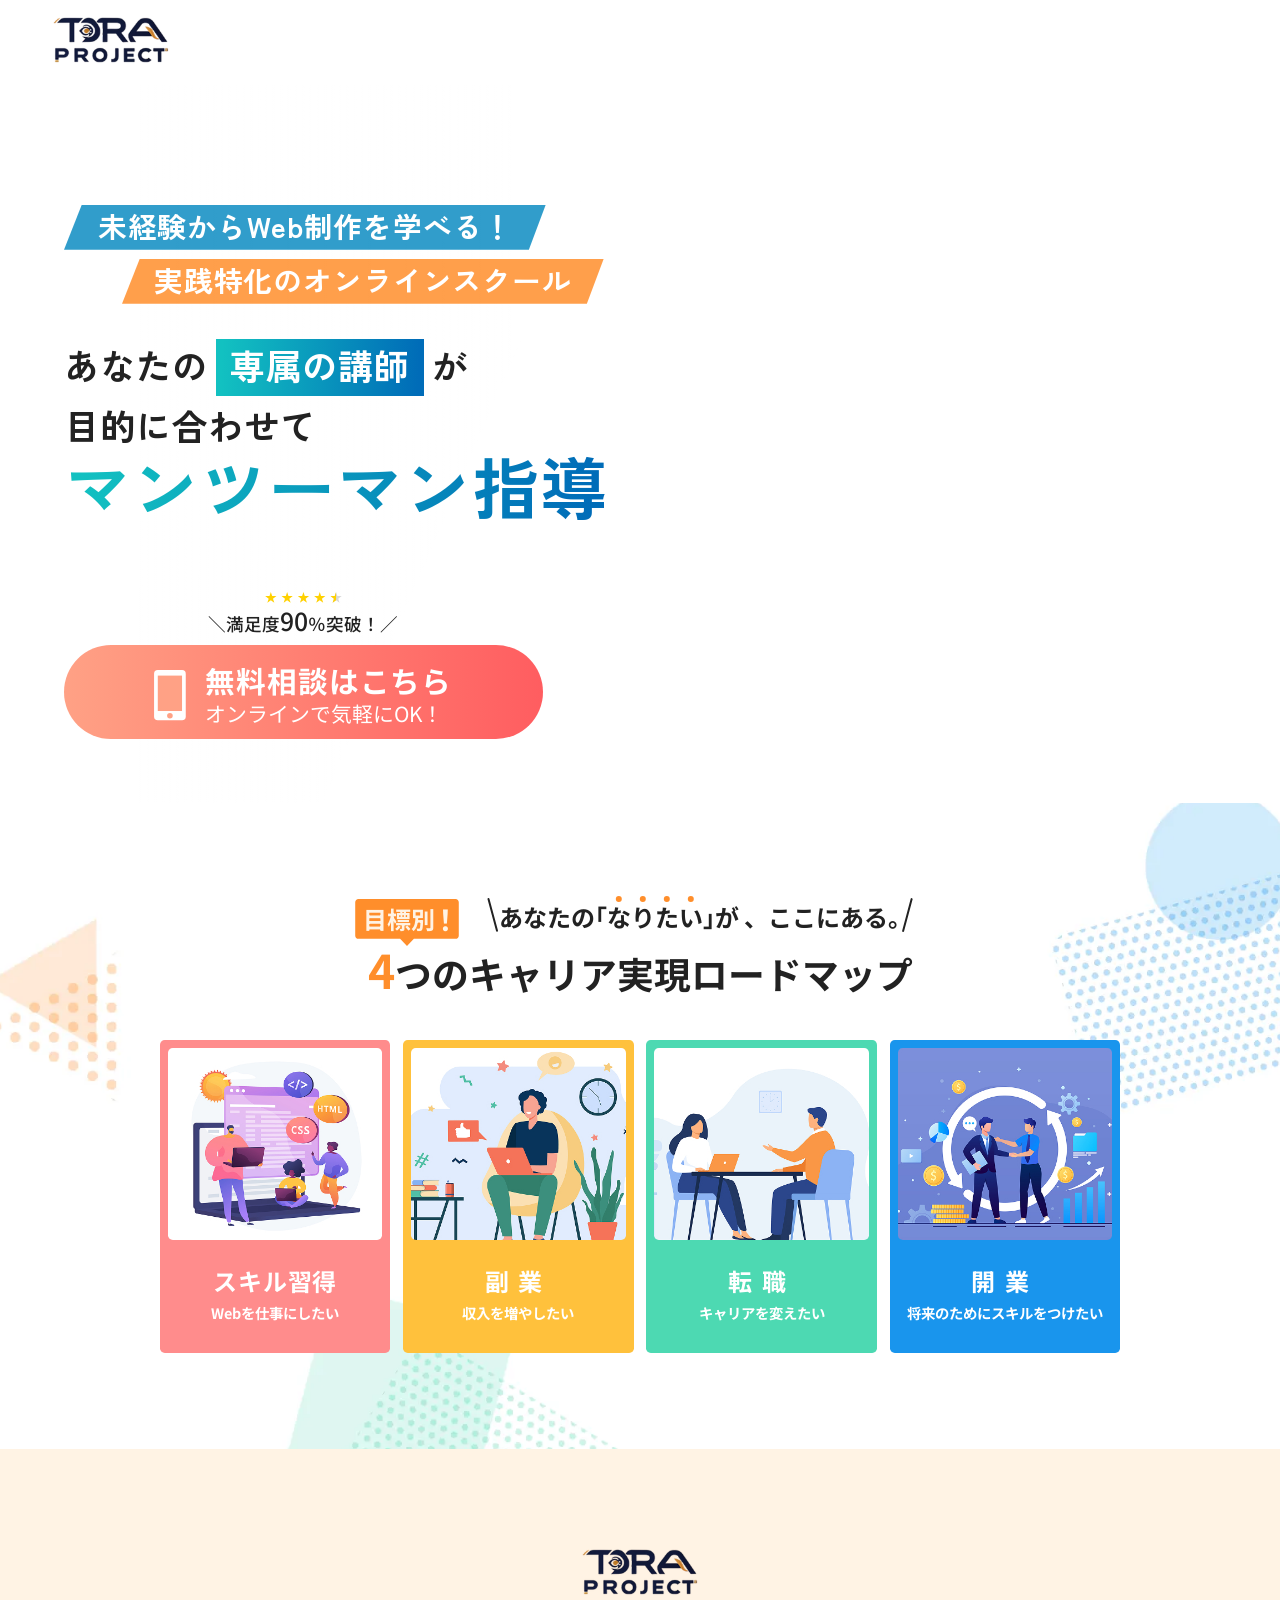
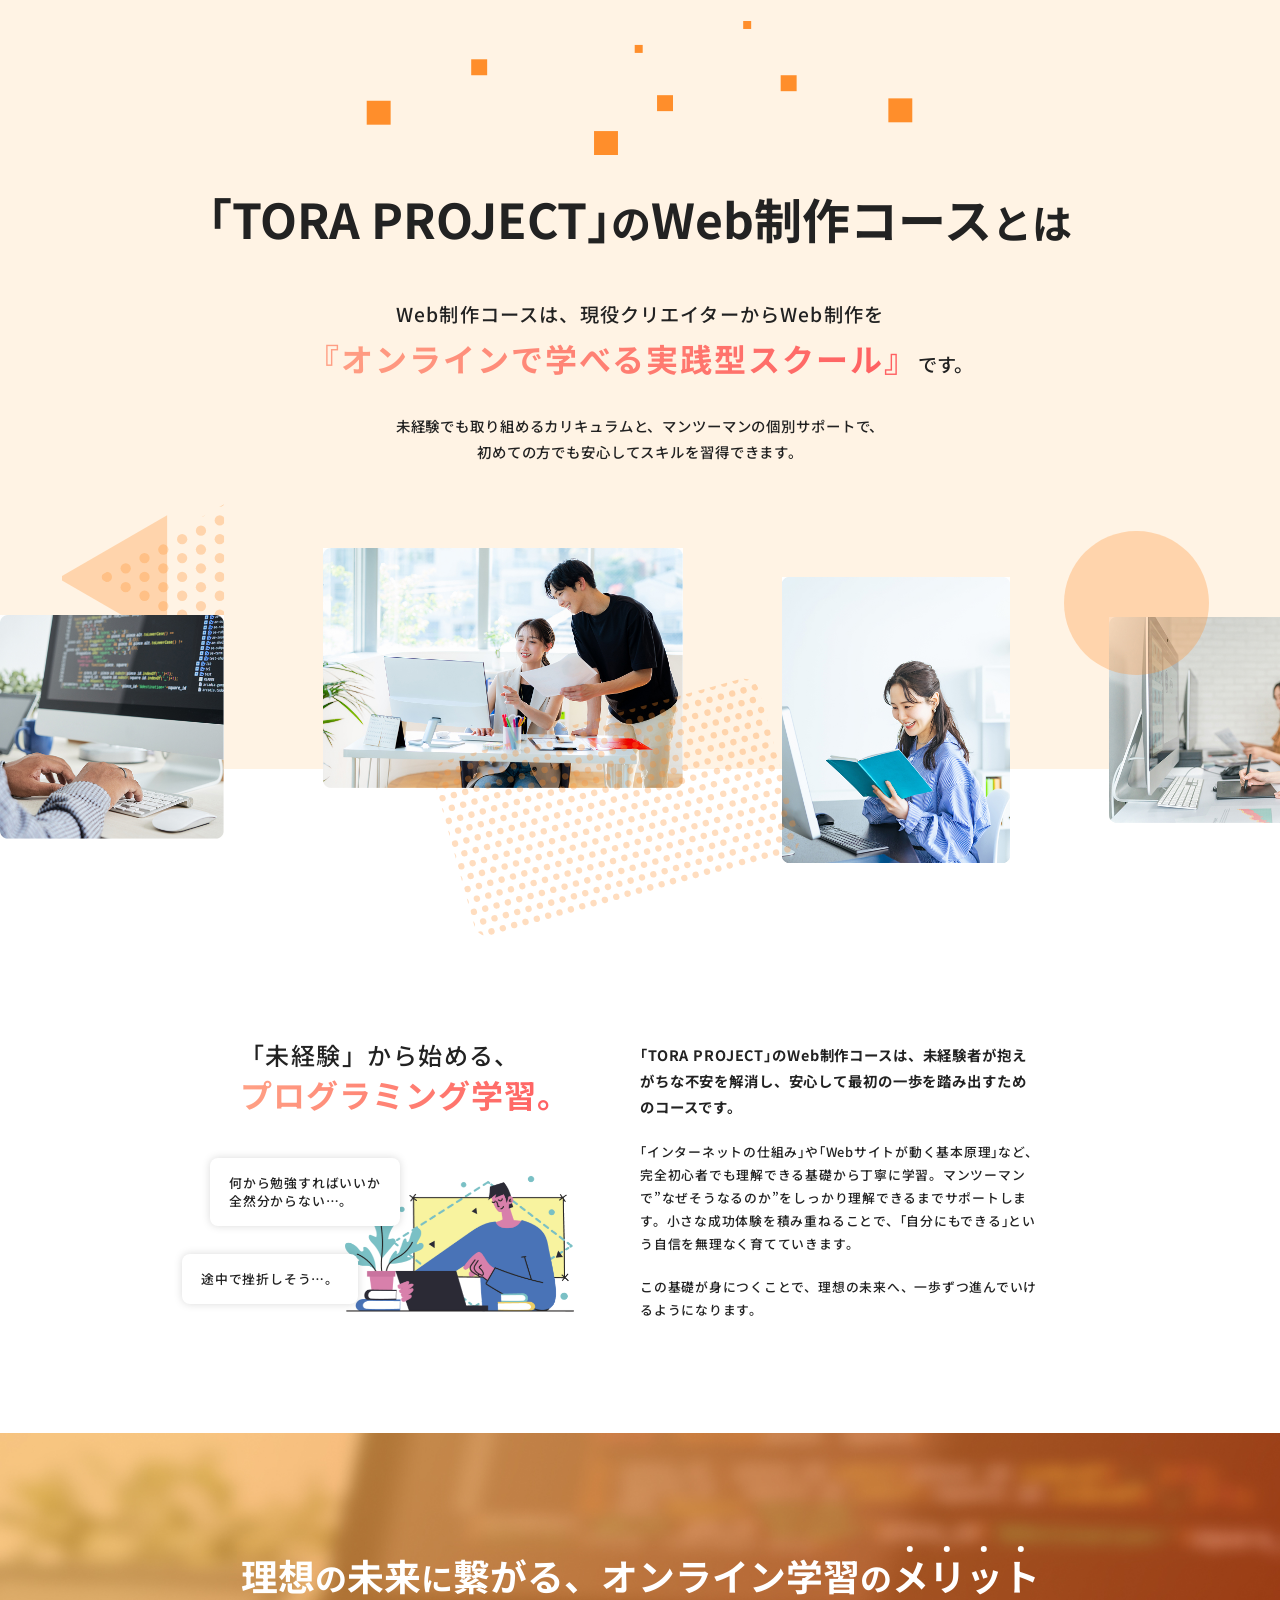
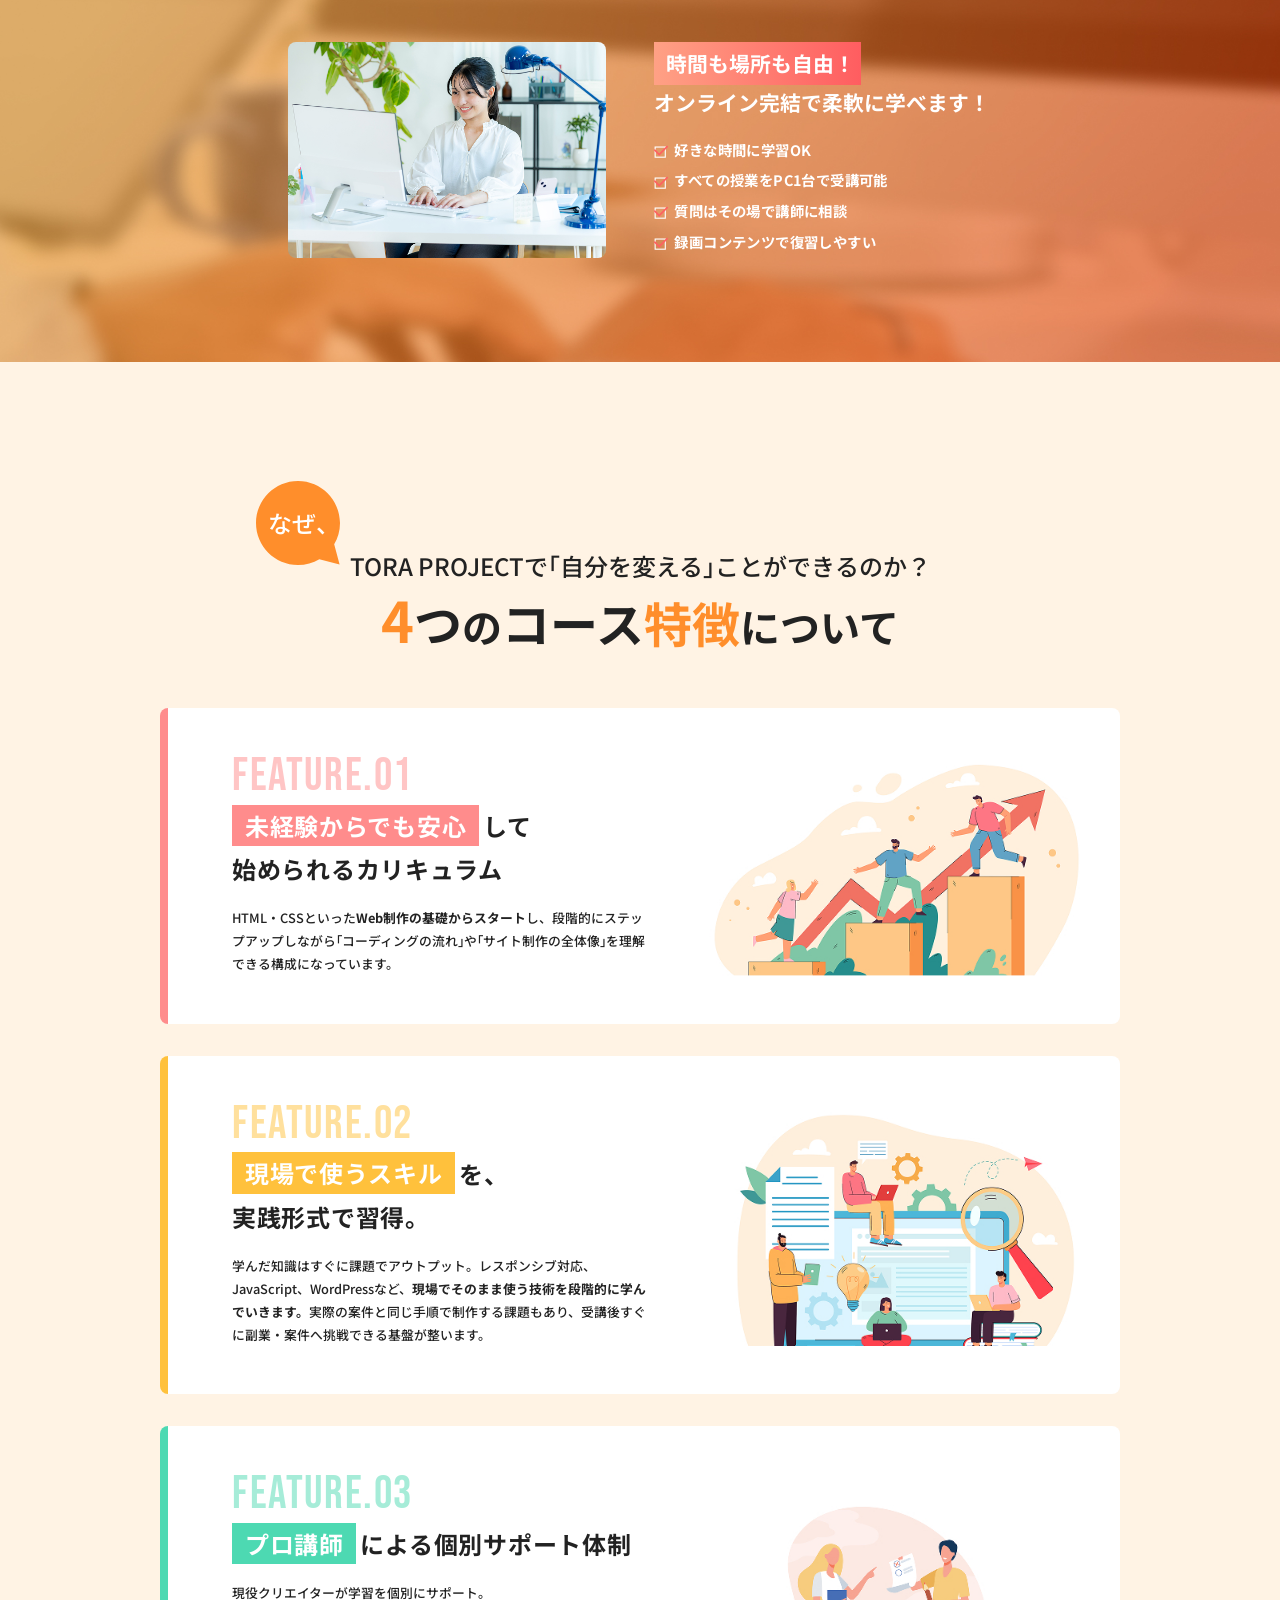
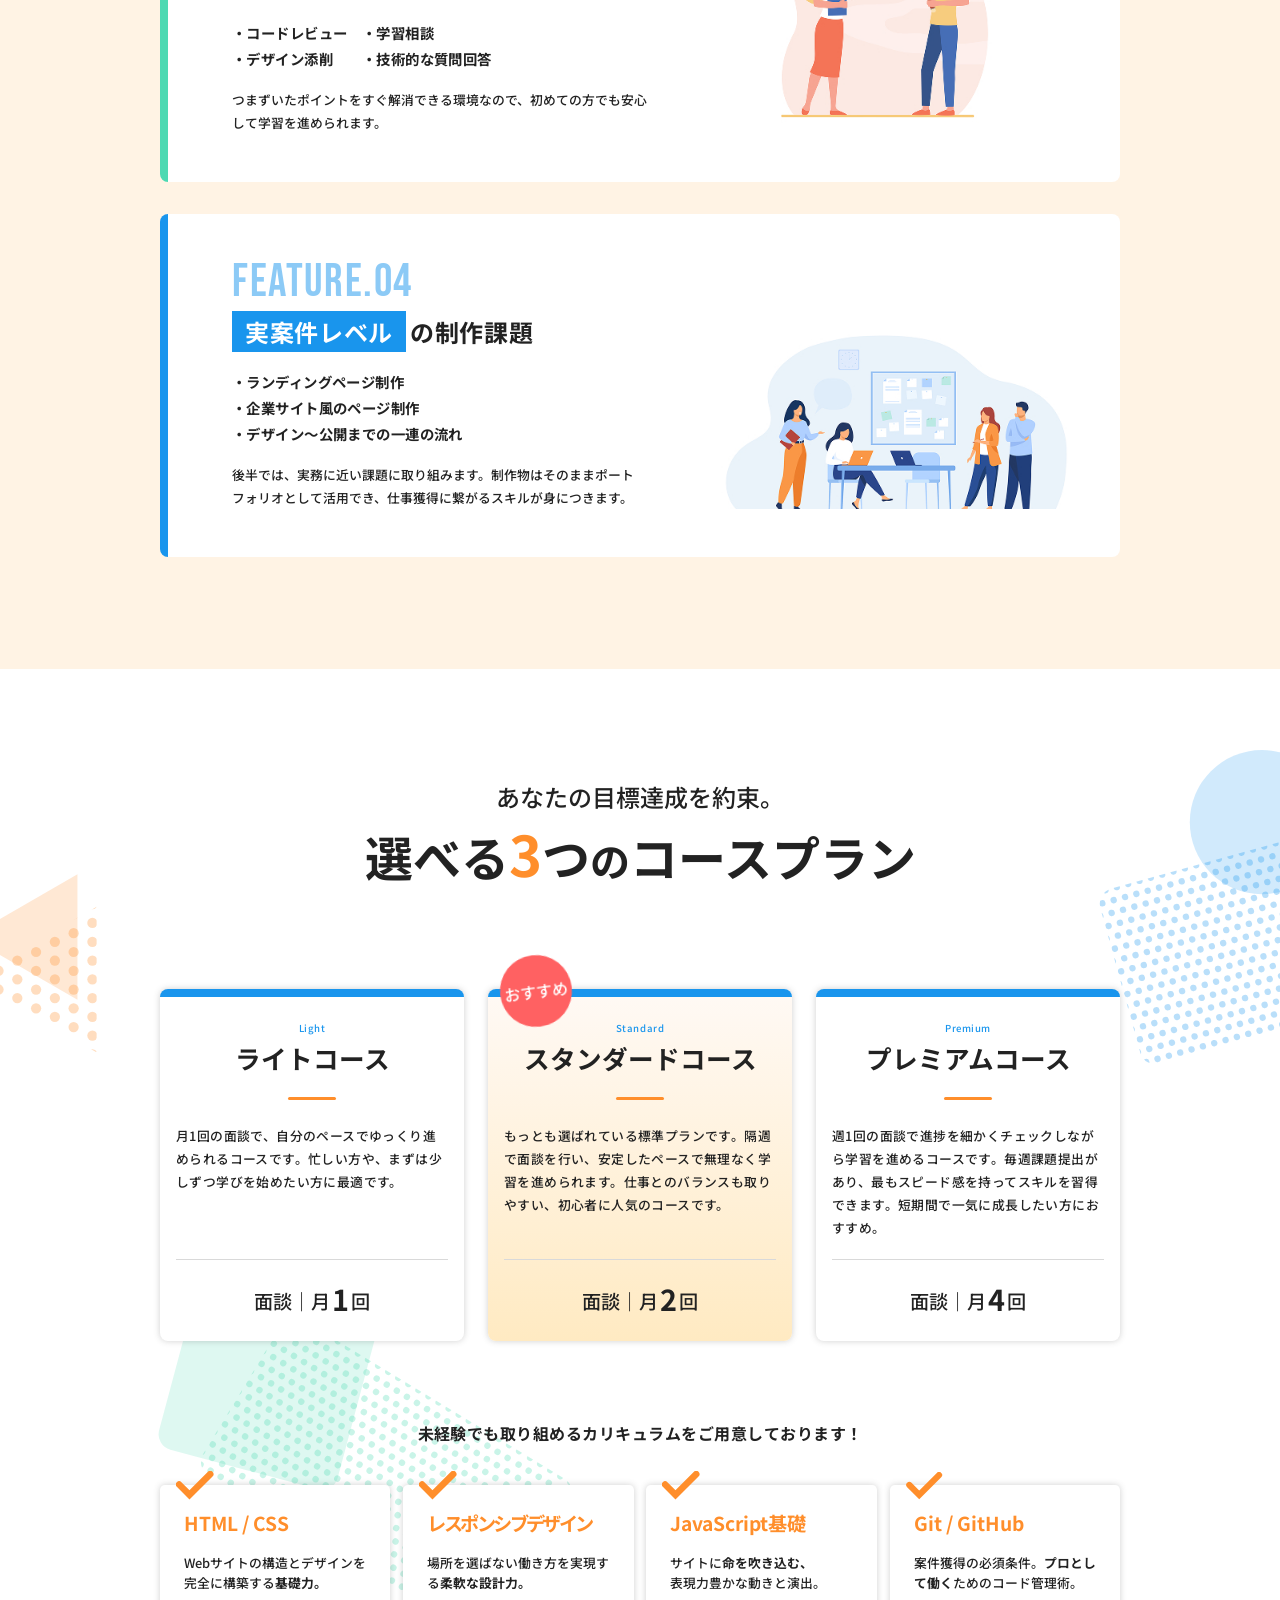
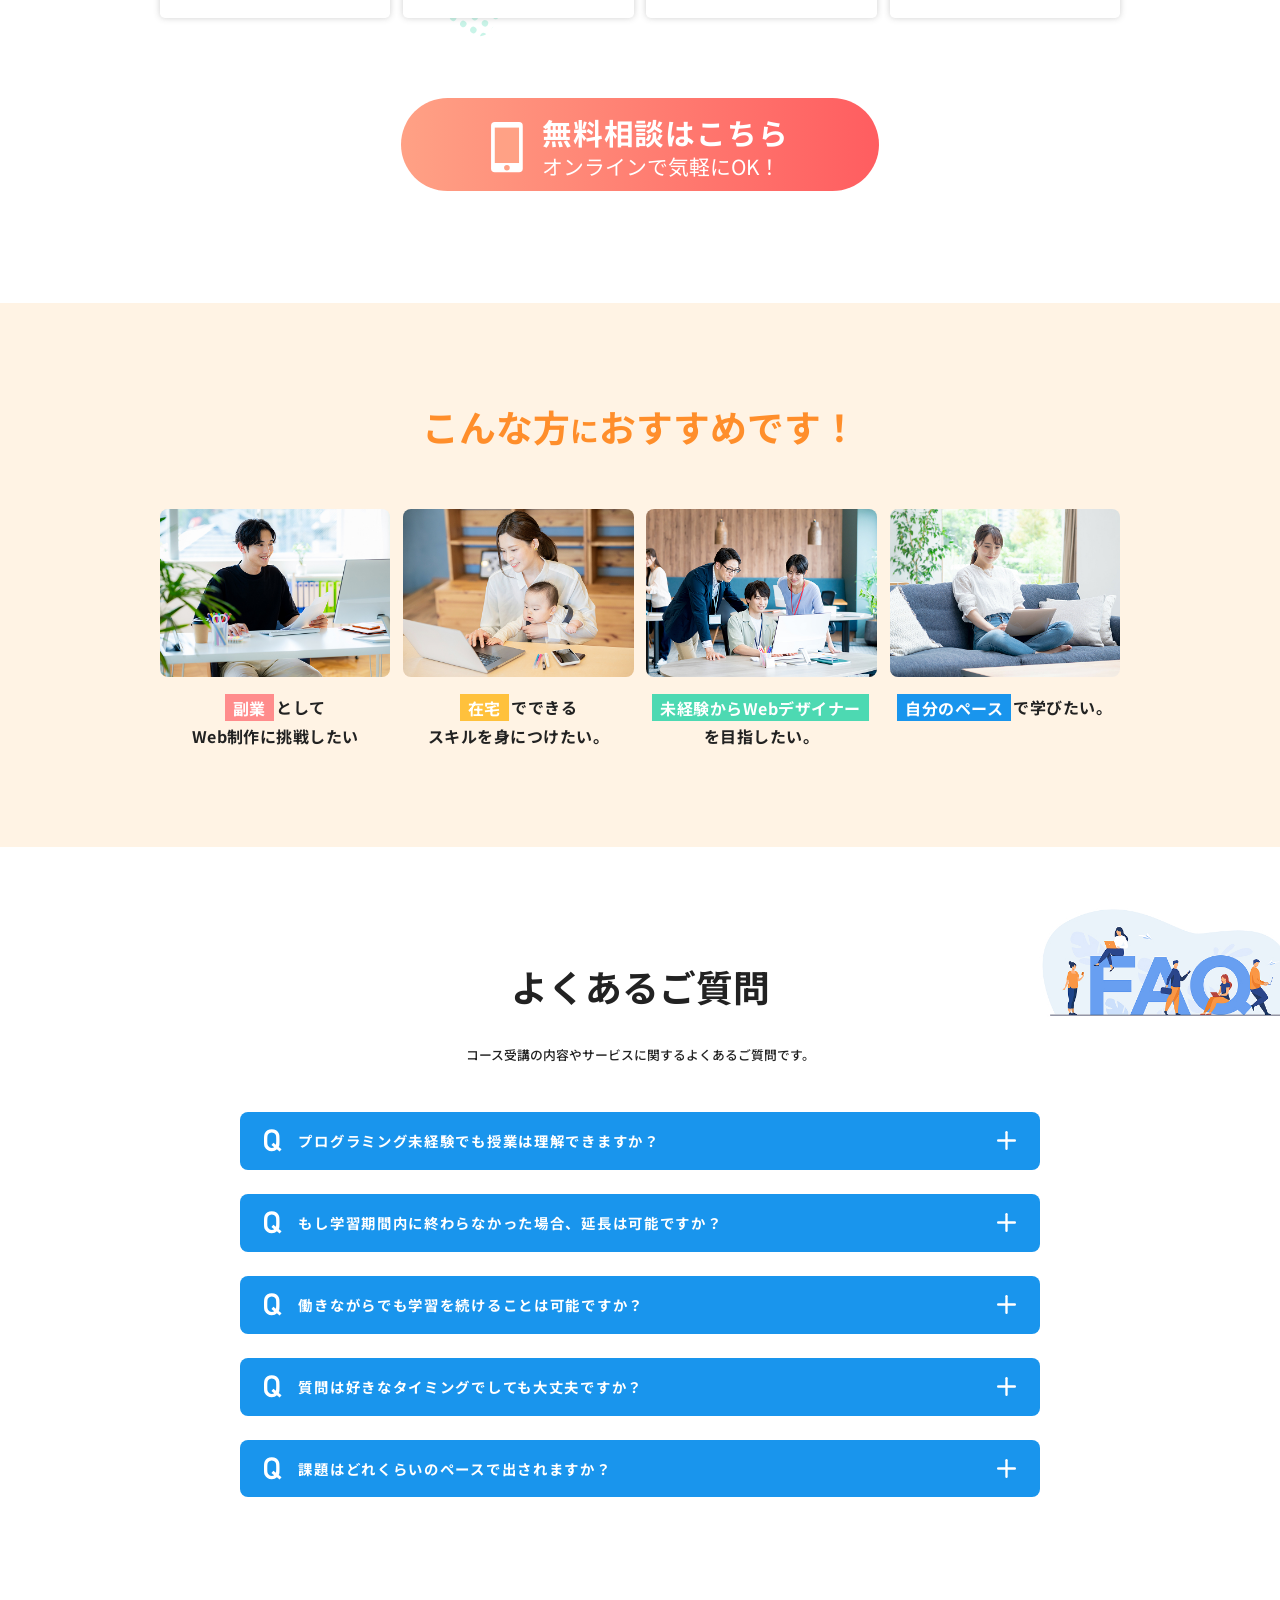
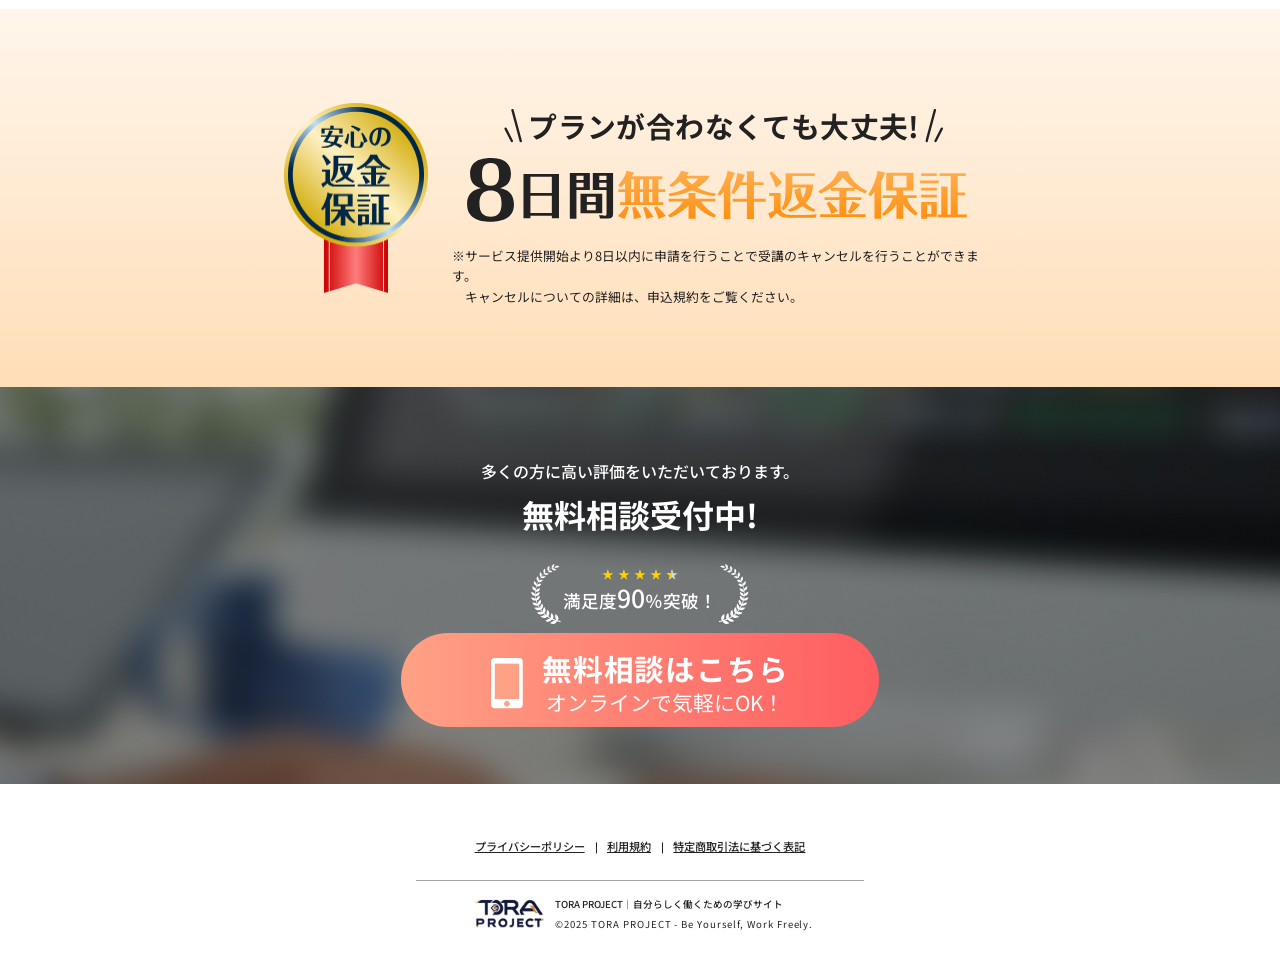
<file: assets/prog_school/index.html>
<!doctype html>
<html lang="ja">

<head prefix="og: https://ogp.me/ns#">
    <meta charset="UTF-8" />
    <meta name="viewport" content="width=device-width, initial-scale=1.0" />

    <!-- ▼TELL&MAIL&ADDRESSの自動リンク機能を制御 -->
    <meta name="format-detection" content="email=no,telephone=no,address=no" />

    <meta http-equiv="X-UA-Compatible" content="IE=edge" />

    <meta property="og:locale" content="ja_JP" />
    <title>TORAPROJECT株式会社 | プログラミングスクール</title>
    <!----- 基本SEO ----->
    <meta name="description"
        content="TORAPROJECT株式会社は、Web制作、プログラミングスクール、営業スクール、法人向け営業代行、法人向け清掃代行を提供する総合サポート企業です。スキル習得から業務代行まで一貫してサポートし、企業および個人の課題解決と成長を支援します。">
    <meta name="keywords" content="TORAPROJECT,Web制作,プログラミングスクール,営業スクール,営業代行,清掃代行,法人向けサービス">

    <!----- ファビコン・Web App ----->
    <link rel="icon" href="/assets/img/fv_logo.png" type="image/png">
    <link rel="apple-touch-icon" href="/assets/img/fv_logo.png">
    <link rel="manifest" href="/site.webmanifest">

    <!----- OGP（SNSシェア対策） ----->
    <meta property="og:title" content="TORAPROJECT株式会社 | Web制作・プログラミングスクール・営業スクール">
    <meta property="og:description"
        content="Web制作、プログラミングスクール、営業スクール、法人向け営業代行、清掃代行まで幅広くサポート。スキル習得から業務支援まで、企業と個人の成長を後押しする総合サービス企業です。">
    <meta property="og:type" content="website">
    <meta property="og:url" content="https://www.toraproject.jp/">
    <meta property="og:image" content="https://www.toraproject.jp/assets/img/hp_logo.png">
    <meta property="og:site_name" content="TORAPROJECT株式会社">
    <meta property="og:locale" content="ja_JP">

    <!----- Twitterカード ----->
    <meta name="twitter:card" content="summary_large_image">
    <meta name="twitter:title" content="TORAPROJECT株式会社 | Web制作・プログラミングスクール・営業スクール">
    <meta name="twitter:description" content="未経験からのスキル習得から、法人向けサービス（営業代行・清掃代行）まで包括的に支援します。">
    <meta name="twitter:image" content="https://www.toraproject.jp/assets/img/hp_logo.png">

    <!-- ▼CSS -->
    <link rel="stylesheet" href="css/reset.css?ver=1.0.0" />
    <link rel="stylesheet" href="css/main.css?ver=1.0.0" />

    <!-- ▼フォント -->
    <link rel="preconnect" href="https://fonts.googleapis.com" />
    <link rel="preconnect" href="https://fonts.gstatic.com" crossorigin />
    <link
        href="https://fonts.googleapis.com/css2?family=Bebas+Neue&family=Noto+Sans+JP:wght@100..900&family=Zen+Kaku+Gothic+New:wght@300;400;500;700;900&display=swap"
        rel="stylesheet" />
</head>

<body>
    <header class="header">
        <a href="#" class="C_logo hover-opa">
            <img src="img/logo.png" alt="TORA PROJECT" />
        </a>
    </header>

    <div class="wrapper">
        <div class="mv">
            <div class="mv-bg">
                <div class="mv-content">
                    <h1 class="h1 bold zen">
                        <span class="h1-top">未経験からWeb制作を学べる！</span><span
                            class="h1-bottom delay-04">実践特化のオンラインスクール</span>
                    </h1>
                    <p class="mv-TX zen bold">
                        あなたの<span class="bg">専属の講師</span>が<br />目的に合わせて<br /><span class="TX-main">マンツーマン指導</span>
                    </p>
                    <div class="C_CTA">
                        <div class="C_CTA-star"></div>
                        <p class="C_CTA-top-TX">＼満足度<span>90</span>％突破！／</p>
                        <a href="#" target="_blank" class="C_CTA-button hover-white">
                            <div class="icon"></div>
                            <div class="btn-TX">
                                <p class="btn-TX-top bold">無料相談はこちら</p>
                                <p class="btn-TX-bottom">オンラインで気軽にOK！</p>
                            </div>
                        </a>
                    </div>
                </div>
            </div>
        </div>

        <section id="load-map" class="load-map">
            <div class="inner">
                <div class="TL-topBox">
                    <div class="TL-bubble">
                        <p class="TL-bubble-TX bold">目標別<span class="big">！</span></p>
                    </div>
                    <p class="TX bold">
                        あなたの｢<span class="C_dot">な</span><span class="C_dot">り</span><span class="C_dot">た</span><span
                            class="C_dot">い</span>｣が
                        <span class="space">、</span>ここにある。
                    </p>
                </div>
                <h2 class="TL bold"><span class="orange big">4</span>つのキャリア実現ロードマップ</h2>

                <ul class="load-map-list">
                    <li class="item01 up">
                        <div class="img"></div>
                        <div class="textbox">
                            <p class="TL bold">スキル習得</p>
                            <p class="TX bold">Webを仕事にしたい</p>
                        </div>
                    </li>
                    <li class="item02 up delay-02">
                        <div class="img"></div>
                        <div class="textbox">
                            <p class="TL bold">副業</p>
                            <p class="TX bold">収入を増やしたい</p>
                        </div>
                    </li>
                    <li class="item03 up delay-04">
                        <div class="img"></div>
                        <div class="textbox">
                            <p class="TL bold">転職</p>
                            <p class="TX bold">キャリアを変えたい</p>
                        </div>
                    </li>
                    <li class="item04 up delay-06">
                        <div class="img"></div>
                        <div class="textbox">
                            <p class="TL bold">開業</p>
                            <p class="TX bold">将来のために<br class="sp" />スキルをつけたい</p>
                        </div>
                    </li>
                </ul>
            </div>
        </section>

        <section id="about">
            <div class="about-top">
                <div class="C_logo">
                    <img src="img/logo.png" alt="TORA PROJECT" />
                </div>
                <div class="about-deco pop"></div>
                <div class="inner">
                    <h2 class="TL bold">
                        <span class="big">｢TORA PROJECT｣</span>の<br class="sp" /><span class="big">Web制作コース</span>とは
                    </h2>

                    <div class="textbox">
                        <p class="TX-top">Web制作コースは、<br class="sp" />現役クリエイターからWeb制作を</p>
                        <p class="TX-main">
                            <span class="big bold">『オンラインで学べる<br class="sp" />実践型スクール』</span>です。
                        </p>
                        <p class="TX-bottom">
                            未経験でも取り組めるカリキュラムと、マンツーマンの個別サポートで、<br />初めての方でも安心してスキルを習得できます。
                        </p>
                    </div>
                </div>

                <div class="slider">
                    <div class="slider-item">
                        <div class="slider-item-img img01"></div>
                        <div class="slider-item-img img02"></div>
                        <div class="slider-item-img img03"></div>
                        <div class="slider-item-img img04"></div>
                        <!-- duplicated set -->
                        <div class="slider-item-img img01"></div>
                        <div class="slider-item-img img02"></div>
                        <div class="slider-item-img img03"></div>
                        <div class="slider-item-img img04"></div>
                    </div>
                </div>
            </div>

            <div class="about-bottom">
                <div class="inner">
                    <div class="about-bottom-content">
                        <h3 class="TL">
                            「未経験」から始める、<br /><span class="big bold">プログラミング学習。</span>
                        </h3>
                        <div class="img-box">
                            <div class="img"></div>
                            <div class="TX-wrap wrap01 pop">
                                <p class="TX">何から勉強すればいいか<br />全然分からない…。</p>
                            </div>
                            <div class="TX-wrap wrap02 pop delay-04">
                                <p class="TX">途中で挫折しそう…。</p>
                            </div>
                        </div>
                    </div>
                    <div class="about-bottom-textbox">
                        <p class="TX-top bold">
                            ｢TORA
                            PROJECT｣のWeb制作コースは、未経験者が抱えがちな不安を解消し、安心して最初の一歩を踏み出すためのコースです。
                        </p>
                        <p class="TX-main">
                            ｢インターネットの仕組み｣や｢Webサイトが動く基本原理｣など、完全初心者でも理解できる基礎から丁寧に学習。マンツーマンで”なぜそうなるのか”をしっかり理解できるまでサポートします。小さな成功体験を積み重ねることで、｢自分にもできる｣という自信を無理なく育てていきます。
                        </p>
                        <p class="TX-bottom">
                            この基礎が身につくことで、理想の未来へ、一歩ずつ進んでいけるようになります。
                        </p>
                    </div>
                </div>
            </div>
        </section>

        <section id="merit" class="merit">
            <h2 class="TL bold">
                <span class="big">理想</span>の<span class="big">未来</span>に<span class="big">繋がる、<br
                        class="sp" />オンライン学習</span>の<span class="C_dot big">メ</span><span
                    class="C_dot big">リ</span><span class="C_dot big">ッ</span><span class="C_dot big">ト</span>
            </h2>
            <div class="inner">
                <div class="merit-item">
                    <div class="merit-item-img"></div>
                    <div class="textbox">
                        <div class="TL-bg">
                            <p class="TX bold">時間も場所も自由！</p>
                        </div>
                        <p class="TL bold">オンライン完結で柔軟に学べます！</p>
                        <ul class="merit-item-list">
                            <li class="up">
                                <div class="icon"></div>
                                <p class="TX bold">好きな時間に学習OK</p>
                            </li>
                            <li class="up delay-02">
                                <div class="icon"></div>
                                <p class="TX bold">すべての授業をPC1台で受講可能</p>
                            </li>
                            <li class="up delay-04">
                                <div class="icon"></div>
                                <p class="TX bold">質問はその場で講師に相談</p>
                            </li>
                            <li class="up delay-06">
                                <div class="icon"></div>
                                <p class="TX bold">録画コンテンツで復習しやすい</p>
                            </li>
                        </ul>
                    </div>
                </div>
            </div>
        </section>

        <section id="feature" class="feature">
            <div class="inner">
                <p class="TL-top">
                    TORA PROJECTで<br class="sp" /><span class="sp-bold">｢自分を変える｣</span>ことができるのか？
                </p>
                <h2 class="TL bold">
                    <span class="orange number">4</span><span class="big">つ</span>の<span class="big">コース</span><span
                        class="orange big">特徴</span>について
                </h2>
                <ul class="feature-item">
                    <li class="item01">
                        <div class="textbox">
                            <p class="TL-bebas bebas left">Feature.01</p>
                            <h3 class="h3 bold">
                                <span class="bg">未経験からでも安心</span>して<br />始められるカリキュラム
                            </h3>
                            <p class="TX">
                                HTML・CSSといった<span class="bold">Web制作の基礎からス<br
                                        class="sp" />タート</span>し、段階的にステップアップしながら｢コーディングの流れ｣や｢サイト制作の全体像｣を理解できる構成になっています。
                            </p>
                        </div>
                        <div class="img-box">
                            <div class="img"></div>
                        </div>
                    </li>
                    <li class="item02">
                        <div class="textbox">
                            <p class="TL-bebas bebas left">Feature.02</p>
                            <h3 class="h3 bold">
                                <span class="bg">現場で使うスキル</span>を、<br />実践形式で習得。
                            </h3>
                            <p class="TX">
                                学んだ知識はすぐに課題でアウトプット。レスポンシブ対応、<br />JavaScript、WordPressなど、<span
                                    class="bold">現場でそのまま使う技術を段階的に学んでいきます。</span>実際の案件と同じ手順で制作する課題もあり、受講後すぐに副業・案件へ挑戦できる基盤が整います。
                            </p>
                        </div>
                        <div class="img-box">
                            <div class="img"></div>
                        </div>
                    </li>
                    <li class="item03">
                        <div class="textbox">
                            <p class="TL-bebas bebas left">Feature.03</p>
                            <h3 class="h3 bold">
                                <span class="bg">プロ講師</span>による<br class="sp" />個別サポート体制
                            </h3>
                            <div class="TX-box">
                                <p class="TX">現役クリエイターが学習を個別にサポート。</p>
                                <p class="dot-list bold">
                                    ・コードレビュー　・学習相談<br />
                                    ・デザイン添削　　・技術的な質問回答
                                </p>
                                <p class="TX">
                                    つまずいたポイントをすぐ解消できる環境なので、初めての方でも安心して学習を進められます。
                                </p>
                            </div>
                        </div>
                        <div class="img-box">
                            <div class="img"></div>
                        </div>
                    </li>
                    <li class="item04">
                        <div class="textbox">
                            <p class="TL-bebas bebas left">Feature.04</p>
                            <h3 class="h3 bold"><span class="bg">実案件レベル</span>の制作課題</h3>
                            <div class="TX-box">
                                <p class="dot-list bold">
                                    ・ランディングページ制作<br />
                                    ・企業サイト風のページ制作<br />
                                    ・デザイン～公開までの一連の流れ
                                </p>
                                <p class="TX">
                                    後半では、実務に近い課題に取り組みます。制作物はそのままポート<br />フォリオとして活用でき、仕事獲得に繋がるスキルが身につきます。
                                </p>
                            </div>
                        </div>
                        <div class="img-box">
                            <div class="img"></div>
                        </div>
                    </li>
                </ul>
            </div>
        </section>

        <section id="plan" class="plan">
            <div class="inner">
                <div class="TL-box">
                    <p class="TL-top">あなたの目標達成を約束。</p>
                    <h2 class="TL bold">
                        <span class="big">選べる<span class="orange number">3</span>つ</span>の<br class="sp" /><span
                            class="big">コースプラン</span>
                    </h2>
                </div>
                <ul class="plan-list">
                    <li>
                        <div class="plan-list-TLbox">
                            <div class="TL-top">Light</div>
                            <h3 class="h3 bold">ライトコース</h3>
                        </div>
                        <p class="main-TX">
                            月1回の面談で、自分のペースでゆっくり進められるコースです。忙しい方や、まずは少しずつ学びを始めたい方に最適です。
                        </p>
                        <div class="plan-list-bottom">
                            <p class="TX">面談｜月<span class="big bold">1</span>回</p>
                        </div>
                    </li>
                    <li class="standard delay-06">
                        <div class="plan-list-TLbox">
                            <div class="TL-top">Standard</div>
                            <h3 class="h3 bold">スタンダードコース</h3>
                        </div>
                        <p class="main-TX">
                            もっとも選ばれている標準プランです。隔週で面談を行い、安定したペースで無理なく学習を進められます。仕事とのバランスも取りやすい、初心者に人気のコースです。
                        </p>
                        <div class="plan-list-bottom">
                            <p class="TX">面談｜月<span class="big bold">2</span>回</p>
                        </div>
                    </li>
                    <li>
                        <div class="plan-list-TLbox">
                            <div class="TL-top">Premium</div>
                            <h3 class="h3 bold">プレミアムコース</h3>
                        </div>
                        <p class="main-TX">
                            週1回の面談で進捗を細かくチェックしながら学習を進めるコースです。毎週課題提出があり、最もスピード感を持ってスキルを習得できます。短期間で一気に成長したい方におすすめ。
                        </p>
                        <div class="plan-list-bottom">
                            <p class="TX">面談｜月<span class="big bold">4</span>回</p>
                        </div>
                    </li>
                </ul>
                <p class="middle-TX bold">
                    未経験でも取り組める<br class="sp" />カリキュラムをご用意しております！
                </p>
                <ul class="plan-list-02">
                    <li>
                        <p class="TL orange bold">HTML / CSS</p>
                        <p class="TX">
                            Webサイトの構造とデザインを<br class="sp" />完全に構築する<span class="bold">基礎力。</span>
                        </p>
                    </li>
                    <li>
                        <p class="TL orange bold">レスポンシブデザイン</p>
                        <p class="TX">
                            場所を選ばない働き方を実現する<br class="sp" /><span class="bold">柔軟な設計力。</span>
                        </p>
                    </li>
                    <li>
                        <p class="TL orange bold">JavaScript基礎</p>
                        <p class="TX">
                            サイトに<span class="bold">命を吹き込む、<br /></span>表現力豊かな動きと演出。
                        </p>
                    </li>
                    <li>
                        <p class="TL orange bold">Git / GitHub</p>
                        <p class="TX">
                            案件獲得の必須条件。<br class="sp" /><span class="bold">プロとして働く</span>ためのコード管理術。
                        </p>
                    </li>
                </ul>
                <div class="C_CTA">
                    <a href="#" target="_blank" class="C_CTA-button hover-white">
                        <div class="icon"></div>
                        <div class="btn-TX">
                            <p class="btn-TX-top bold">無料相談はこちら</p>
                            <p class="btn-TX-bottom">オンラインで気軽にOK！</p>
                        </div>
                    </a>
                </div>
            </div>
            <div class="plan-deco deco01"></div>
            <div class="plan-deco deco02"></div>
            <div class="plan-deco deco03"></div>
        </section>

        <section id="recommend" class="recommend">
            <div class="inner">
                <h2 class="h2 orange bold">こんな方<span class="small">に</span>おすすめです！</h2>
                <ul class="recommend-list up delay-04">
                    <li class="item01">
                        <div class="img"></div>
                        <p class="item-TX bold"><span class="bg">副業</span>として<br />Web制作に挑戦したい</p>
                    </li>
                    <li class="item02">
                        <div class="img"></div>
                        <p class="item-TX bold"><span class="bg">在宅</span>でできる<br />スキルを身につけたい。</p>
                    </li>
                    <li class="item03">
                        <div class="img"></div>
                        <p class="item-TX bold pc">
                            <span class="bg">未経験からWebデザイナー</span><br />を目指したい。
                        </p>
                        <p class="item-TX bold sp">
                            <span class="bg">未経験から</span><br /><span class="bg">Webデザイナー</span><br />を目指したい。
                        </p>
                    </li>
                    <li class="item04">
                        <div class="img"></div>
                        <p class="item-TX bold">
                            <span class="bg">自分のペース</span><br class="sp" />で学びたい。
                        </p>
                    </li>
                </ul>
            </div>
        </section>

        <section id="question" class="question">
            <div class="inner">
                <h2 class="h2 bold">よくあるご質問</h2>
                <p class="TL-bottom">コース受講の内容やサービスに関する<br class="sp" />よくあるご質問です。</p>

                <ul class="question-list">
                    <li>
                        <div class="question-wrap wrap">
                            <div class="icon"></div>
                            <p class="question-TX bold">プログラミング未経験でも授業は理解できますか？</p>
                        </div>
                        <div class="js-next">
                            <div class="answer-wrap wrap">
                                <div class="icon"></div>
                                <p class="answer-TX">
                                    多くの受講生が未経験からのスタートです。現役で活躍するエンジニアが「メンター」として伴走し、あなたのペースに合わせてマンツーマンでサポートしますので、安心して学習を進めていただけます。
                                </p>
                            </div>
                        </div>
                    </li>
                    <li>
                        <div class="question-wrap wrap">
                            <div class="icon"></div>
                            <p class="question-TX bold">もし学習期間内に終わらなかった場合、延長は可能ですか？</p>
                        </div>
                        <div class="js-next">
                            <div class="answer-wrap wrap">
                                <div class="icon"></div>
                                <p class="answer-TX">
                                    延長に追加料金は発生せず、月額5,500円でご利用いただけます。<br />
                                    ・延長期間は毎月自動更新となります。<br />
                                    ・延長をご希望の場合は、受講最終日の1週間前までにお手続きください。<br />
                                    ・お支払い方法はクレジットカードでの一括払いのみ対応しております。
                                </p>
                            </div>
                        </div>
                    </li>
                    <li>
                        <div class="question-wrap wrap">
                            <div class="icon"></div>
                            <p class="question-TX bold">働きながらでも学習を続けることは可能ですか？</p>
                        </div>
                        <div class="js-next">
                            <div class="answer-wrap wrap">
                                <div class="icon"></div>
                                <p class="answer-TX">
                                    はい、問題なく受講できます。スケジュールに合わせて学習期間を選べるため、仕事と両立しやすい環境をご用意しています。ご不安があれば、無料相談でメンターに直接ご相談いただけます。
                                </p>
                            </div>
                        </div>
                    </li>
                    <li>
                        <div class="question-wrap wrap">
                            <div class="icon"></div>
                            <p class="question-TX bold">質問は好きなタイミングでしても大丈夫ですか？</p>
                        </div>
                        <div class="js-next">
                            <div class="answer-wrap wrap">
                                <div class="icon"></div>
                                <p class="answer-TX">
                                    メンターへのご質問は24時間いつでも受け付けています。<br />※原則として、ご質問や課題提出から24時間以内に回答いたします。
                                </p>
                            </div>
                        </div>
                    </li>
                    <li>
                        <div class="question-wrap wrap">
                            <div class="icon"></div>
                            <p class="question-TX bold">課題はどれくらいのペースで出されますか？</p>
                        </div>
                        <div class="js-next">
                            <div class="answer-wrap wrap">
                                <div class="icon"></div>
                                <p class="answer-TX">
                                    月の受講回数に応じて課題数が変わります。例えば、月2回のコースなら2つ、月1回のコースなら1つの課題をご提出いただきます。
                                </p>
                            </div>
                        </div>
                    </li>
                </ul>
            </div>
            <div class="question-img"></div>
        </section>

        <section id="guarantee" class="guarantee">
            <div class="inner">
                <div class="badge"></div>
                <div class="content">
                    <p class="headline bold">プランが合わなくても大丈夫!</p>
                    <h2 class="main-headline">
                        <img class="pc" src="img/guarantee-TX.svg" alt="8日間無条件返金保証" />
                        <img class="sp" src="img/guarantee-TX-sp.svg" alt="8日間無条件返金保証" />
                    </h2>
                    <p class="disclaimer">
                        ※サービス提供開始より8日以内に申請を行うことで受講のキャンセルを行うことができます。<br class="pc" />
                        <span class="pc">　</span>キャンセルについての詳細は、申込規約をご覧ください。
                    </p>
                </div>
            </div>
        </section>

        <section id="cta" class="cta">
            <div class="inner">
                <div class="TL-top">多くの方に高い評価をいただいております。</div>
                <h2 class="h2 bold">無料相談受付中!</h2>

                <div class="C_CTA">
                    <div class="C_CTA-star"></div>
                    <p class="C_CTA-top-TX">満足度<span>90</span>％突破！</p>
                    <a href="#" target="_blank" class="C_CTA-button hover-white hover-scale">
                        <div class="icon"></div>
                        <div class="btn-TX">
                            <p class="btn-TX-top bold">無料相談はこちら</p>
                            <p class="btn-TX-bottom">オンラインで気軽にOK！</p>
                        </div>
                    </a>
                </div>

            </div>
        </section>

        <div class="C_CTA float">
            <a href="#" target="_blank" class="C_CTA-button">
                <div class="icon"></div>
                <div class="btn-TX">
                    <p class="btn-TX-top bold">無料相談はこちら</p>
                    <p class="btn-TX-bottom">オンラインで気軽にOK！</p>
                </div>
            </a>
        </div>

        <footer class="footer">
            <div class="inner">
                <a href="#" target="_blank" class="C_logo sp">
                    <img src="img/logo.png" alt="TORA PROJECT" />
                </a>

                <nav class="footer-menu">
                    <ul>
                        <li><a href="#" target="_blank" class="hover-opa">プライバシーポリシー</a></li>
                        <li><a href="#" target="_blank" class="hover-opa">利用規約</a></li>
                        <li><a href="#" target="_blank" class="hover-opa">特定商取引法に基づく表記</a></li>
                    </ul>
                </nav>

                <div class="credit">
                    <a href="#" class="C_logo pc hover-opa">
                        <img src="img/logo.png" alt="TORA PROJECT" />
                    </a>
                    <div class="textbox">
                        <p class="TX-top">TORA PROJECT｜自分らしく働くための学びサイト</p>
                        <p class="TX-bottom">©2025 TORA PROJECT - Be Yourself, Work Freely.</p>
                    </div>
                </div>
            </div>
        </footer>
    </div>

    <script src="js/script.js"></script>
</body>

</html>
</file>
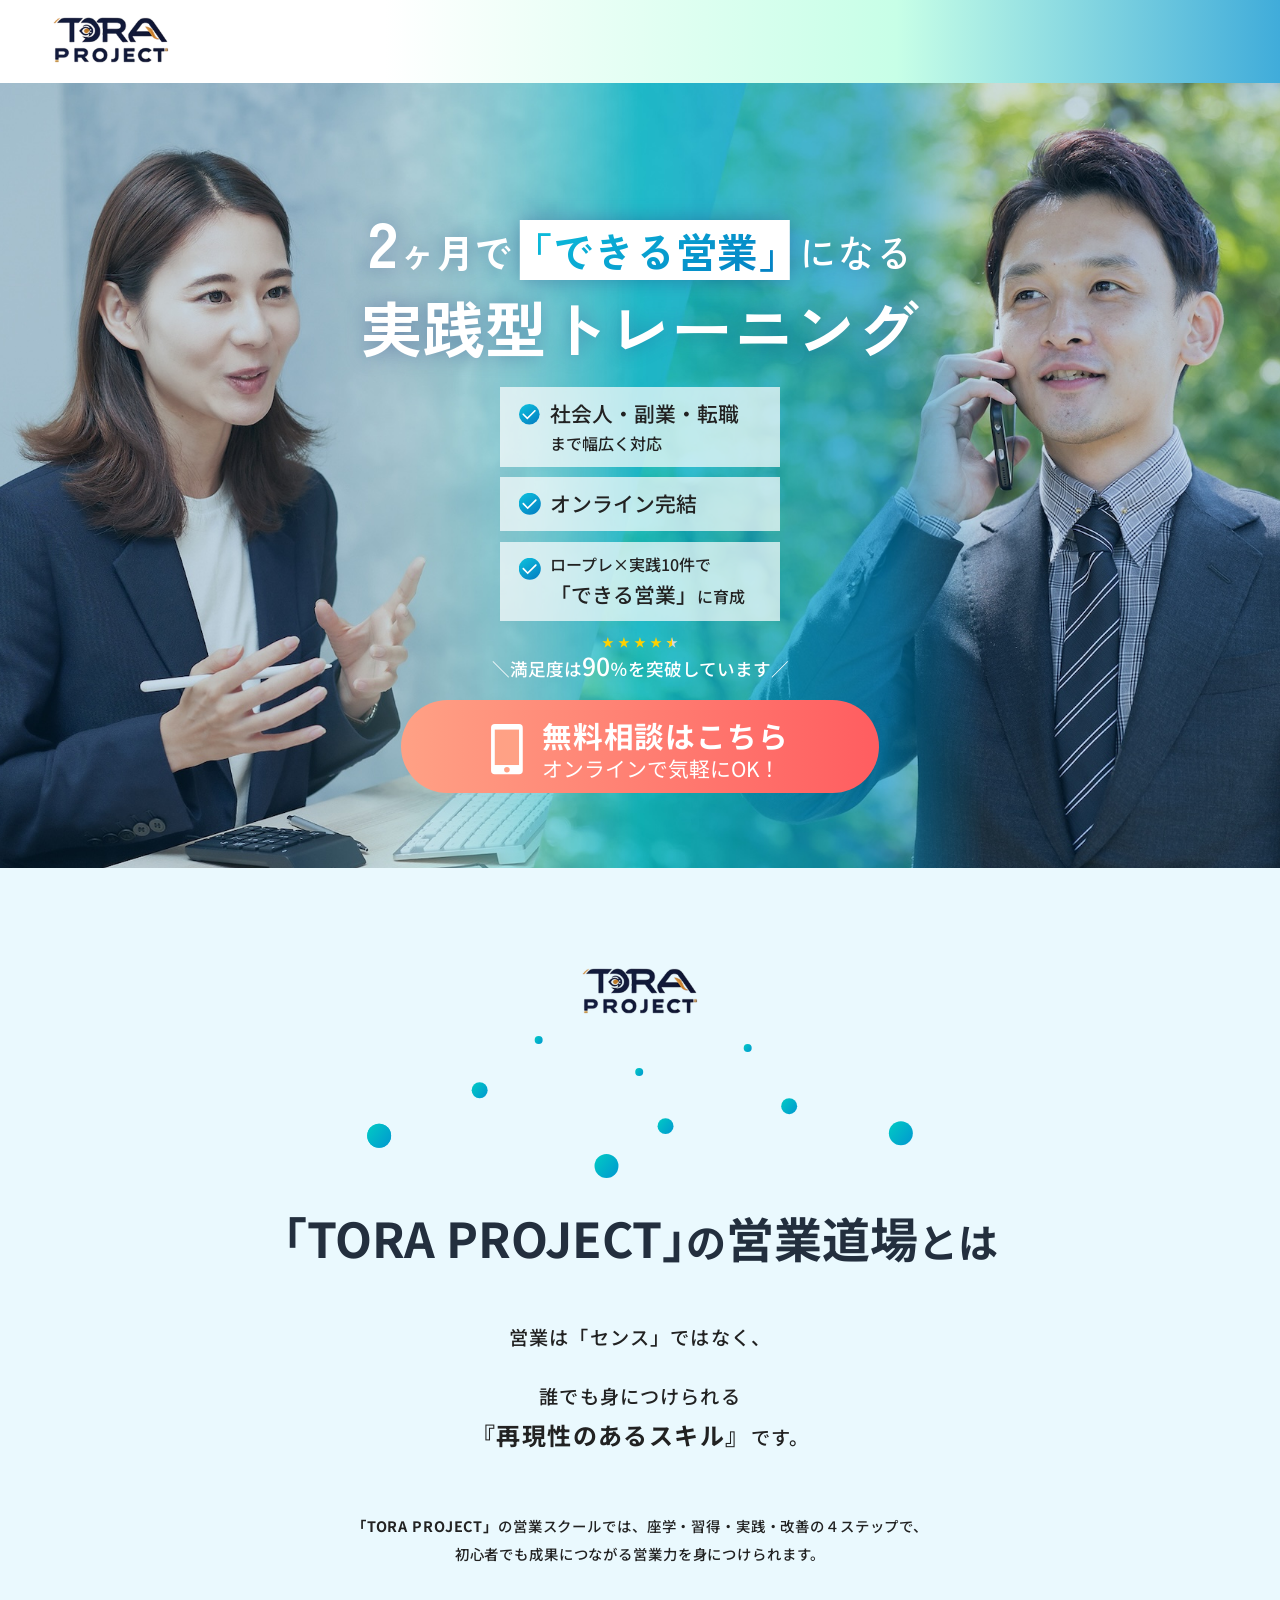
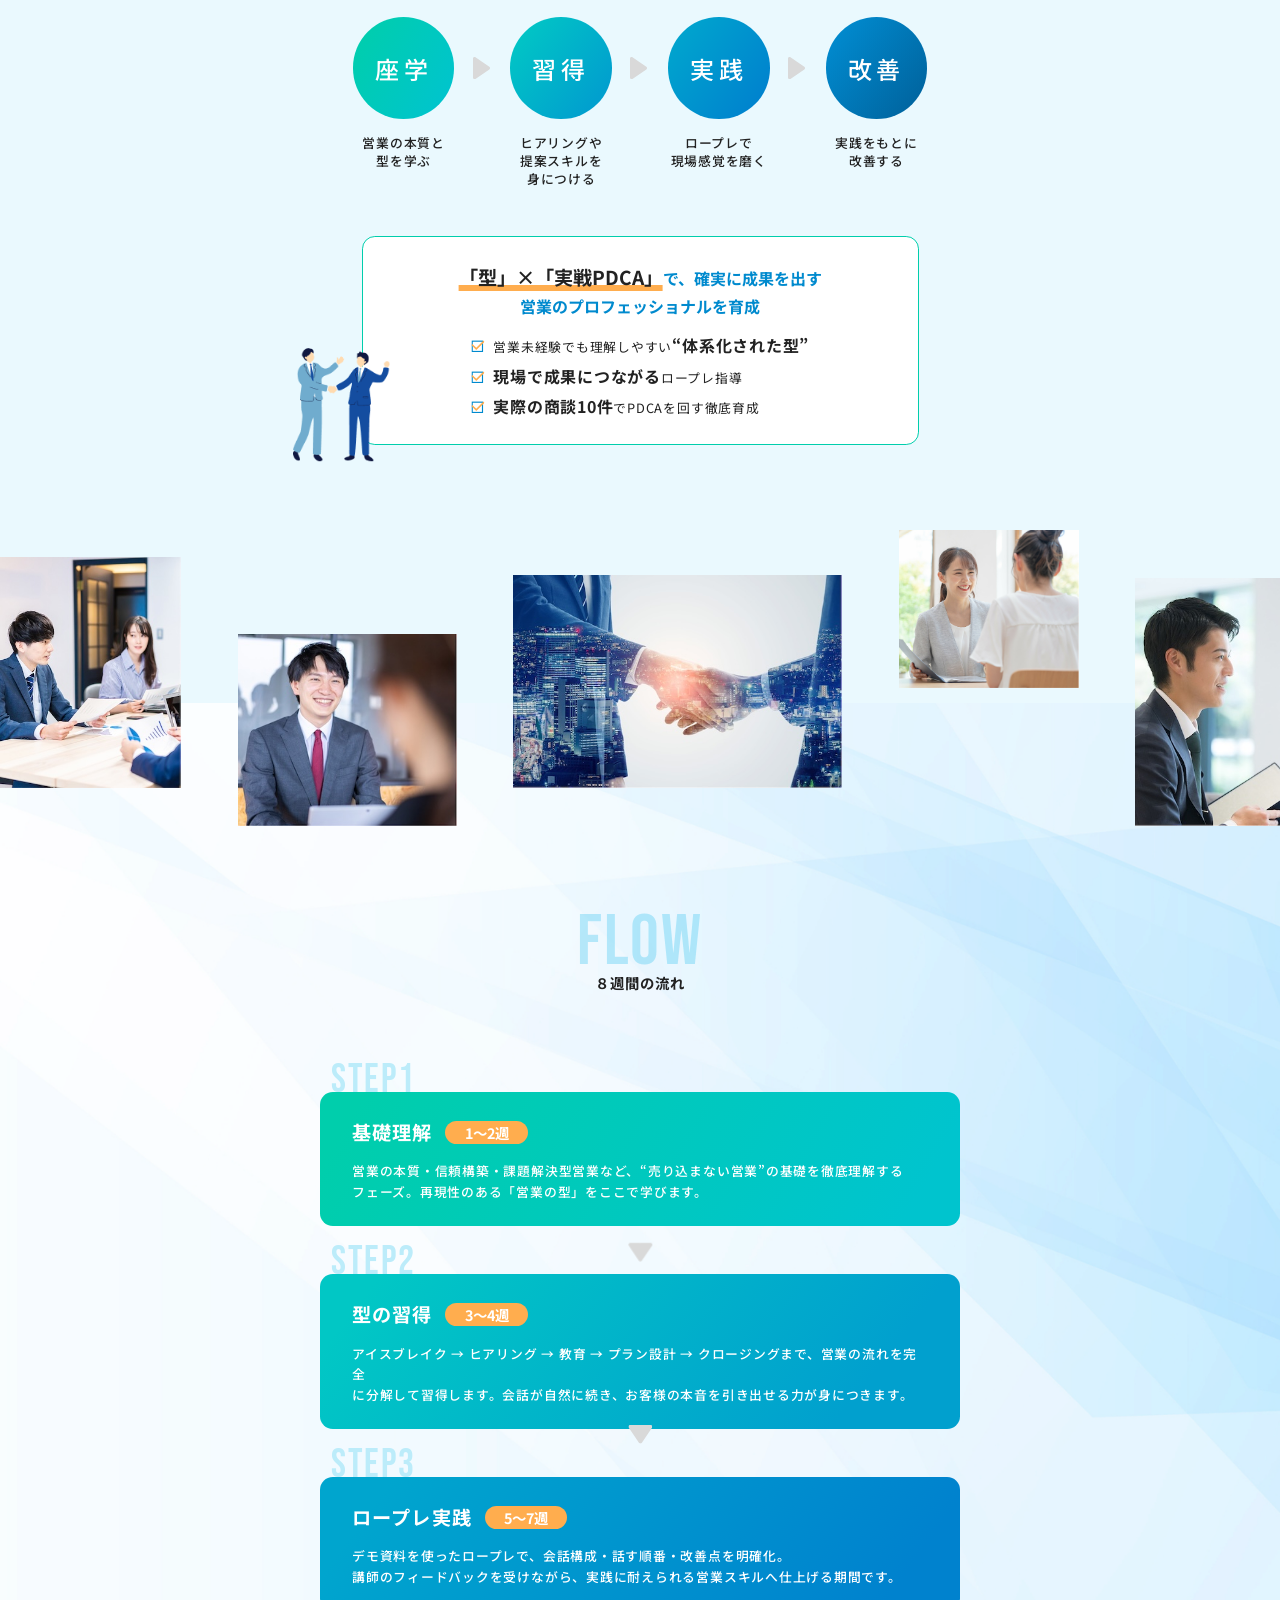
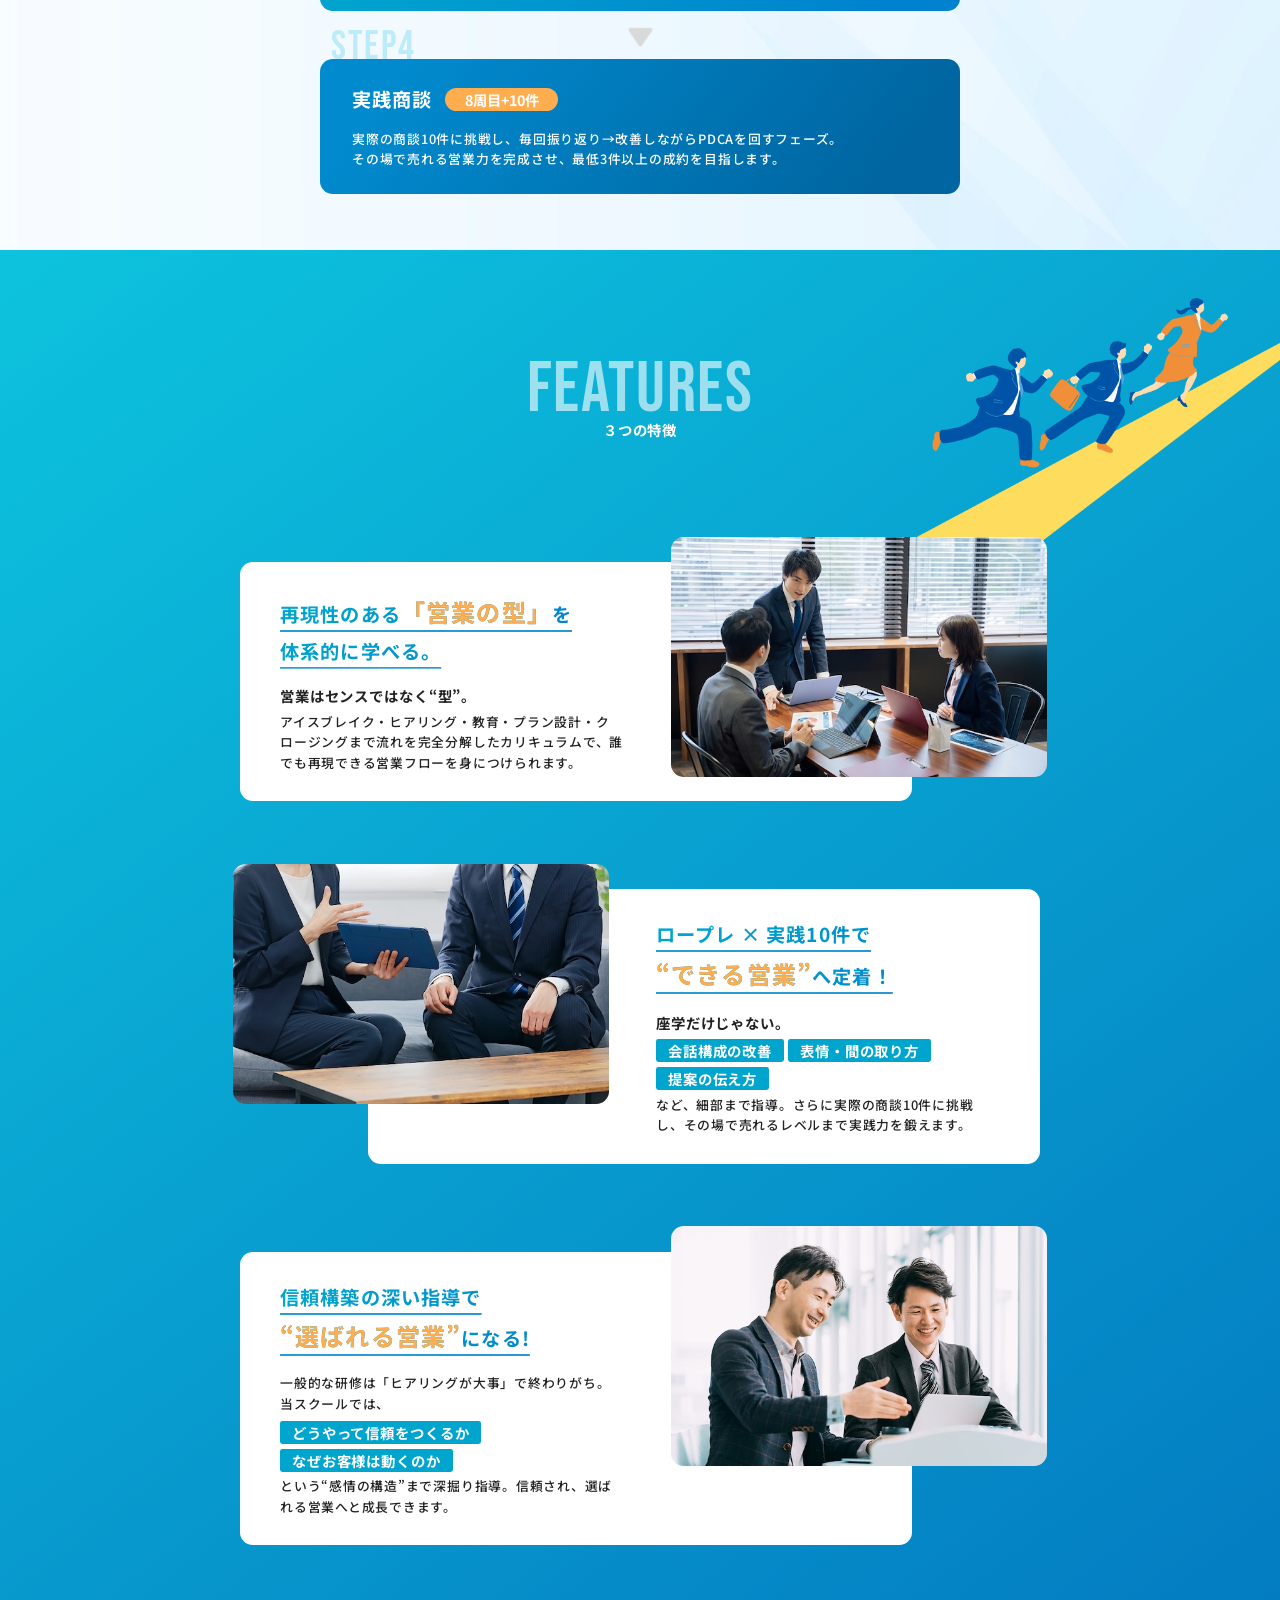
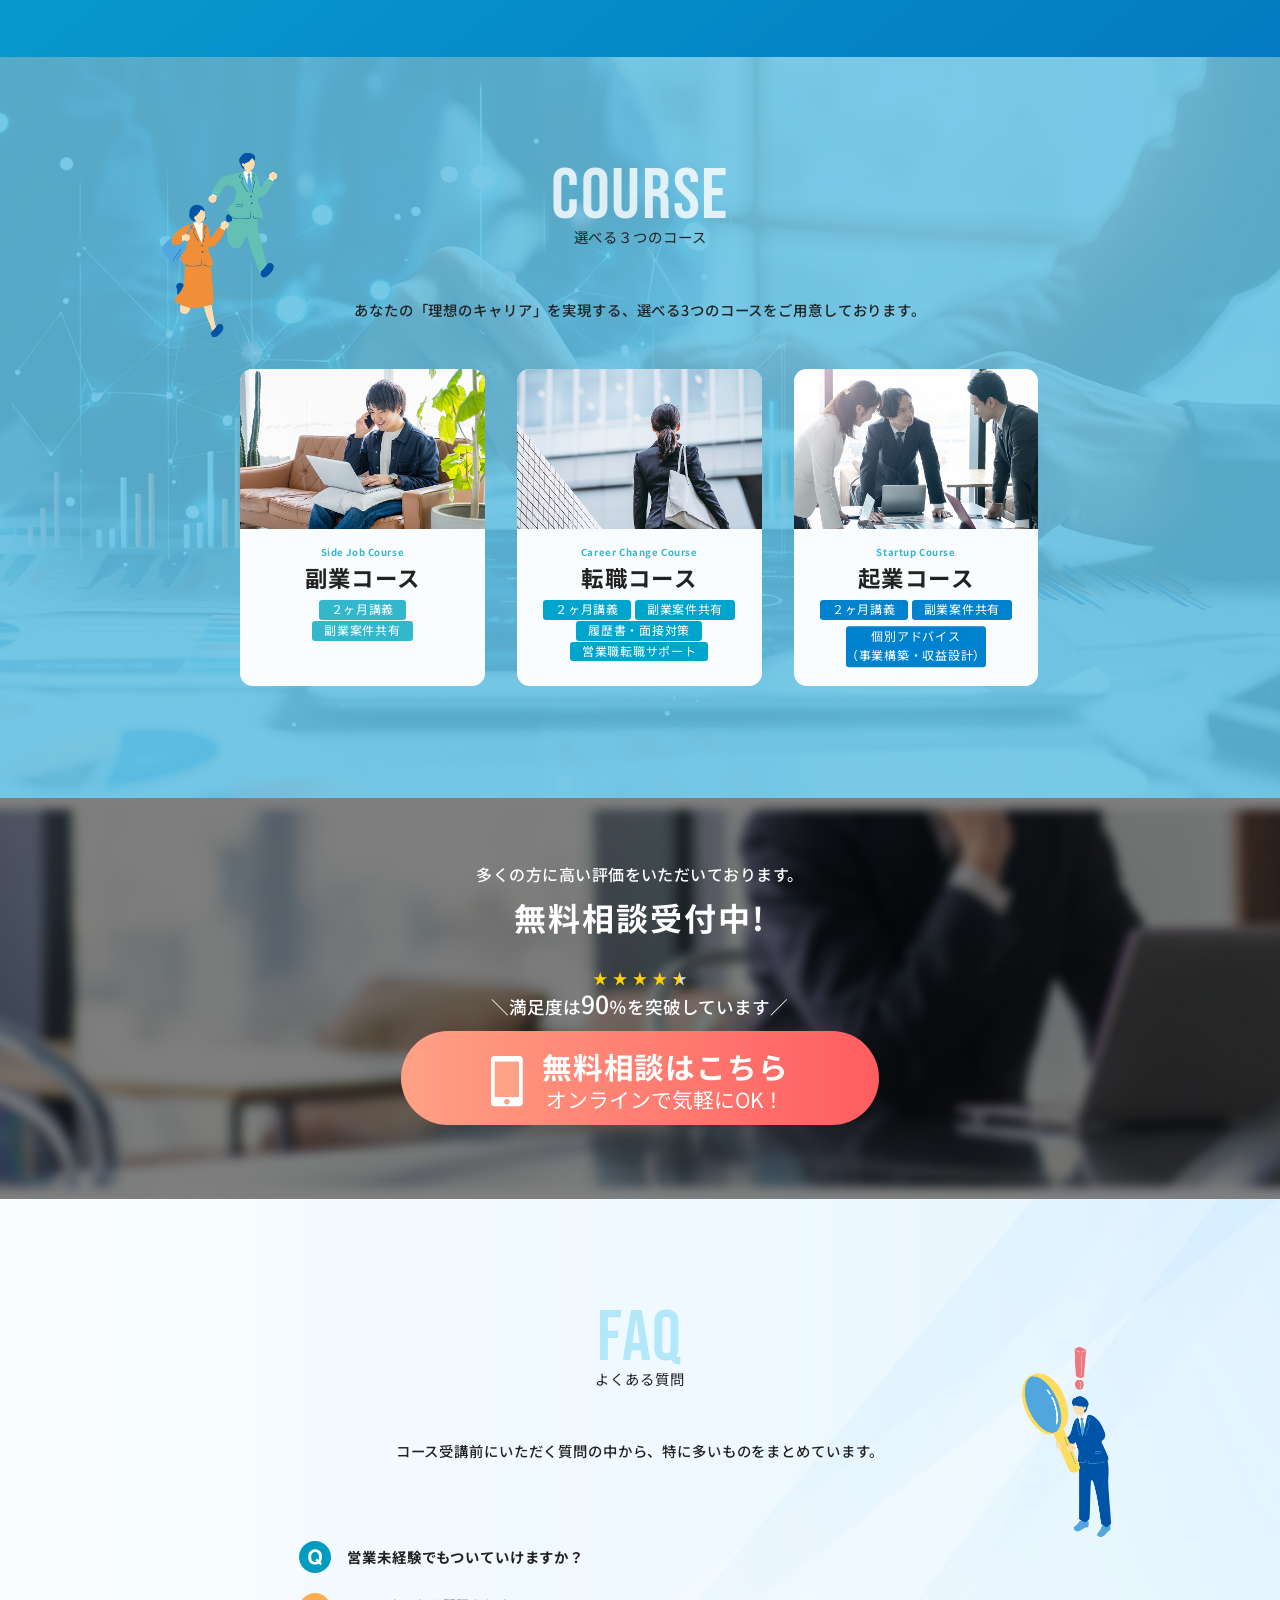
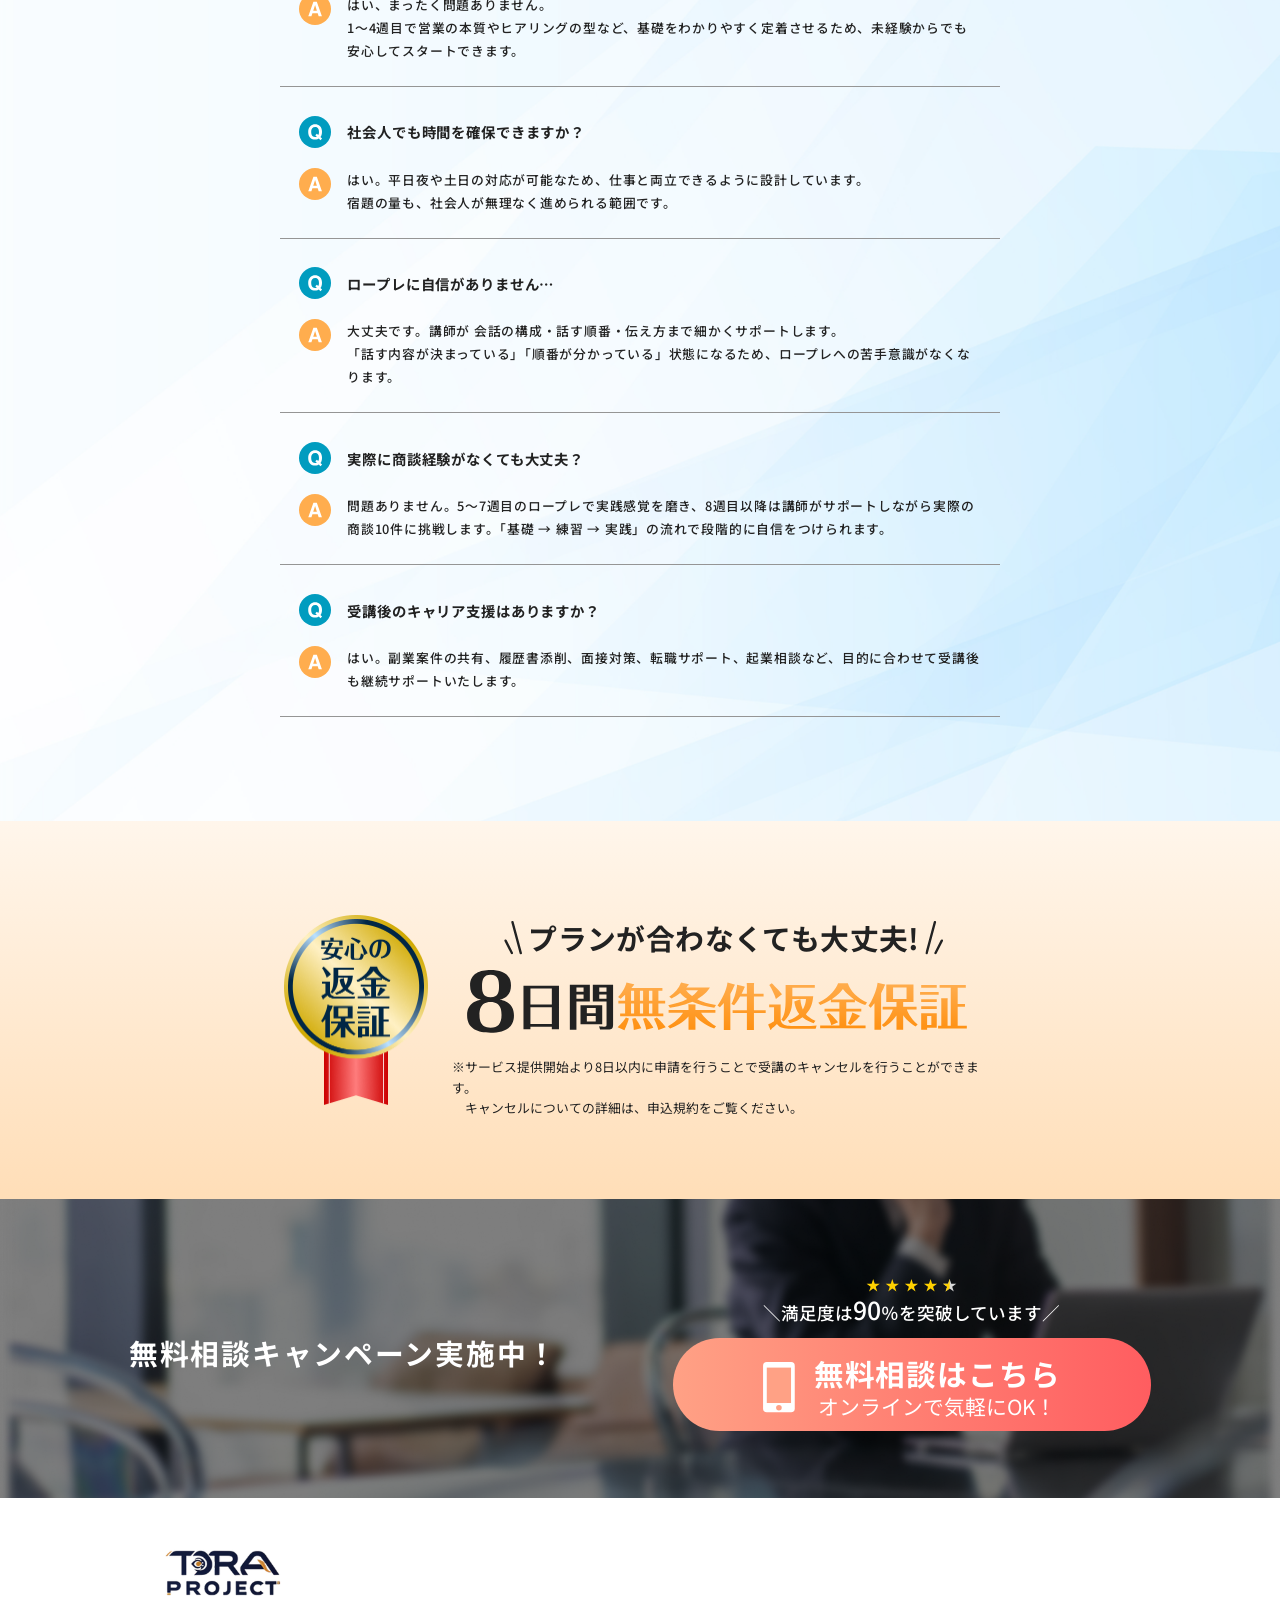
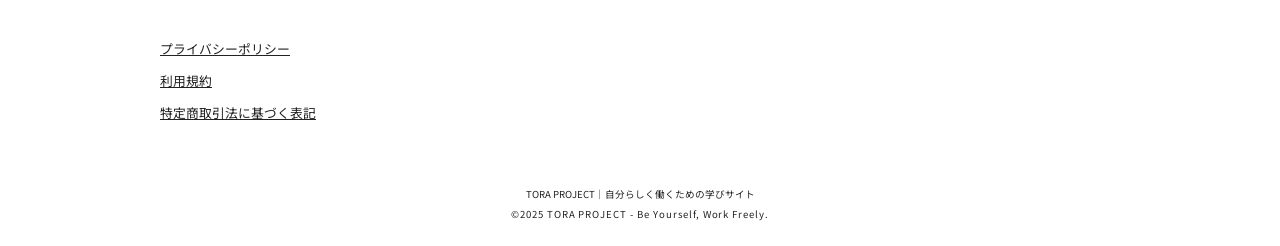
<file: assets/sales_school/index.html>
<!doctype html>
<html lang="ja">

<head prefix="og: https://ogp.me/ns#">
    <meta charset="UTF-8" />
    <meta name="viewport" content="width=device-width, initial-scale=1.0" />

    <!-- ▼TELL&MAIL&ADDRESSの自動リンク機能を制御 -->
    <meta name="format-detection" content="email=no,telephone=no,address=no" />

    <meta http-equiv="X-UA-Compatible" content="IE=edge" />

    <meta property="og:locale" content="ja_JP" />

    <title>TORAPROJECT株式会社 | プログラミングスクール</title>
    <!----- 基本SEO ----->
    <meta name="description"
        content="TORAPROJECT株式会社は、Web制作、プログラミングスクール、営業スクール、法人向け営業代行、法人向け清掃代行を提供する総合サポート企業です。スキル習得から業務代行まで一貫してサポートし、企業および個人の課題解決と成長を支援します。">
    <meta name="keywords" content="TORAPROJECT,Web制作,プログラミングスクール,営業スクール,営業代行,清掃代行,法人向けサービス">

    <!----- ファビコン・Web App ----->
    <link rel="icon" href="/assets/img/fv_logo.png" type="image/png">
    <link rel="apple-touch-icon" href="/assets/img/fv_logo.png">
    <link rel="manifest" href="/site.webmanifest">

    <!----- OGP（SNSシェア対策） ----->
    <meta property="og:title" content="TORAPROJECT株式会社 | Web制作・プログラミングスクール・営業スクール">
    <meta property="og:description"
        content="Web制作、プログラミングスクール、営業スクール、法人向け営業代行、清掃代行まで幅広くサポート。スキル習得から業務支援まで、企業と個人の成長を後押しする総合サービス企業です。">
    <meta property="og:type" content="website">
    <meta property="og:url" content="https://www.toraproject.jp/">
    <meta property="og:image" content="https://www.toraproject.jp/assets/img/hp_logo.png">
    <meta property="og:site_name" content="TORAPROJECT株式会社">
    <meta property="og:locale" content="ja_JP">

    <!----- Twitterカード ----->
    <meta name="twitter:card" content="summary_large_image">
    <meta name="twitter:title" content="TORAPROJECT株式会社 | Web制作・プログラミングスクール・営業スクール">
    <meta name="twitter:description" content="未経験からのスキル習得から、法人向けサービス（営業代行・清掃代行）まで包括的に支援します。">
    <meta name="twitter:image" content="https://www.toraproject.jp/assets/img/hp_logo.png">

    <!-- ▼CSS -->
    <link rel="stylesheet" href="css/reset.css?ver=1.0.0" />
    <link rel="stylesheet" href="css/main.css?ver=1.0.0" />

    <!-- ▼フォント -->
    <link rel="preconnect" href="https://fonts.googleapis.com" />
    <link rel="preconnect" href="https://fonts.gstatic.com" crossorigin />
    <link
        href="https://fonts.googleapis.com/css2?family=Bebas+Neue&family=Noto+Sans+JP:wght@100..900&family=Zen+Kaku+Gothic+New:wght@300;400;500;700;900&display=swap"
        rel="stylesheet" />
</head>

<body>
    <header class="header">
        <a href="#" class="C_logo">
            <img class="hover-opa" src="img/logo.png" alt="TORA PROJECT" />
        </a>
    </header>

    <div class="wrapper">
        <div class="mv">
            <div class="mv-content">
                <h1 class="h1 zen bold">
                    <span class="h1-2">2</span>ヶ月で<span class="h1-gra">「できる営業」</span><span
                        class="h1-nomal">になる</span><br />
                    <span class="h1-bottom">実践型トレーニング</span>
                </h1>
                <ul class="mv-list">
                    <li class="loadLeft">
                        <p class="TX"><span class="big">社会人・副業・転職</span><br />まで幅広く対応</p>
                    </li>
                    <li class="loadLeft delay-04">
                        <p class="TX pc"><span class="big">オンライン完結</span></p>
                        <p class="TX sp"><span class="big">オンライン</span><br />で完結！</p>
                    </li>
                    <li class="loadLeft delay-08">
                        <p class="TX">ロープレ×実践10件で<br /><span class="big">「できる営業」</span>に育成</p>
                    </li>
                </ul>
                <div class="C_CTA">
                    <div class="C_CTA-star"></div>
                    <p class="C_CTA-top-TX">＼満足度は<span>90</span>％を突破しています／</p>
                    <a href="#" target="_blank" class="C_CTA-button hover-white">
                        <div class="icon"></div>
                        <div class="btn-TX">
                            <p class="btn-TX-top bold">無料相談はこちら</p>
                            <p class="btn-TX-bottom">オンラインで気軽にOK！</p>
                        </div>
                    </a>
                </div>
            </div>
        </div>

        <section class="about">
            <div class="inner">
                <div class="C_logo">
                    <img src="img/logo.png" alt="TORA PROJECT" />
                </div>
                <div class="about-deco pop"></div>
                <h2 class="TL bold">
                    <span class="big">｢TORA PROJECT｣</span>の<br class="sp" /><span class="big">営業道場</span>とは
                </h2>
                <p class="textbox">
                    <span class="textbox-top">営業は「センス」ではなく、</span><br />
                    <span class="textbox-mid">誰でも身につけられる<br /><span class="big bold">『再現性のあるスキル』</span>です。</span><br />
                    <span class="textbox-bottom"><span class="bold">「TORA PROJECT」</span>の営業スクールでは、座学・<br
                            class="sp" />習得・実践・改善の４ステップで、<br class="pc" />
                        初心者でも成果<br class="sp" />につながる営業力を身につけられます。</span>
                </p>

                <ul class="about-list">
                    <li>
                        <div class="point right">
                            <p class="point-TX">座学</p>
                        </div>
                        <p class="TX">営業の本質と<br />型を学ぶ</p>
                    </li>
                    <li>
                        <div class="point right delay-02">
                            <p class="point-TX">習得</p>
                        </div>
                        <p class="TX">
                            ヒアリングや<br class="pc" />提<br class="sp" />案スキルを<br class="pc" />身に<br class="sp" />つける
                        </p>
                    </li>
                    <li>
                        <div class="point right delay-04">
                            <p class="point-TX">実践</p>
                        </div>
                        <p class="TX">ロープレで<br />現場感覚を磨く</p>
                    </li>
                    <li>
                        <div class="point right delay-08">
                            <p class="point-TX">改善</p>
                        </div>
                        <p class="TX">実践をもとに<br />改善する</p>
                    </li>
                </ul>

                <div class="about-content">
                    <h3 class="h3 bold">
                        <span>「型」×「実戦PDCA」</span>で、<br class="sp" />確実に成果を出す<br />
                        営業のプロフェッショナルを育成
                    </h3>
                    <ul class="content-list">
                        <li>
                            <div class="icon"></div>
                            <p class="TX">
                                営業未経験でも理解しやすい<br class="sp" /><span class="bold">“体系化された型”</span>
                            </p>
                        </li>
                        <li>
                            <div class="icon"></div>
                            <p class="TX"><span class="bold">現場で成果につながる</span>ロープレ指導</p>
                        </li>
                        <li>
                            <div class="icon"></div>
                            <p class="TX"><span class="bold">実際の商談10件</span>でPDCAを回す徹底育成</p>
                        </li>
                    </ul>
                    <div class="about-img"></div>
                </div>
            </div>
            <div class="slider">
                <div class="slider-item">
                    <div class="slider-item-img img01"></div>
                    <div class="slider-item-img img02"></div>
                    <div class="slider-item-img img03"></div>
                    <div class="slider-item-img img04"></div>
                    <div class="slider-item-img img05"></div>
                    <div class="slider-item-img img06"></div>
                    <!-- duplicated set -->
                    <div class="slider-item-img img01"></div>
                    <div class="slider-item-img img02"></div>
                    <div class="slider-item-img img03"></div>
                    <div class="slider-item-img img04"></div>
                    <div class="slider-item-img img05"></div>
                    <div class="slider-item-img img06"></div>
                </div>
            </div>
        </section>

        <section class="flow">
            <div class="inner">
                <h2 class="C_TL">
                    <span class="en bebas">FLOW</span><br /><span class="sub bold">８週間の流れ</span>
                </h2>

                <ul class="flow-list">
                    <li class="item01">
                        <p class="number bebas left">STEP1</p>
                        <div class="flow-content">
                            <div class="TL-box">
                                <p class="TL bold">基礎理解</p>
                                <div class="point">
                                    <p class="point-TX bold">1〜2週</p>
                                </div>
                            </div>
                            <p class="TX">
                                営業の本質・信頼構築・課題解決型営業など、“売り込まない営業”の基礎を徹底理解する<br class="pc" />フェーズ。再現性のある「営業の型」をここで学びます。
                            </p>
                        </div>
                    </li>
                    <li class="item02">
                        <p class="number bebas left">STEP2</p>
                        <div class="flow-content">
                            <div class="TL-box">
                                <p class="TL bold">型の習得</p>
                                <div class="point">
                                    <p class="point-TX bold">3〜4週</p>
                                </div>
                            </div>
                            <p class="TX">
                                アイスブレイク → ヒアリング → 教育 → プラン設計 →
                                クロージングまで、営業の流れを完全<br class="pc" />に分解して習得します。会話が自然に続き、お客様の本音を引き出せる力が身につきます。
                            </p>
                        </div>
                    </li>
                    <li class="item03">
                        <p class="number bebas left">STEP3</p>
                        <div class="flow-content">
                            <div class="TL-box">
                                <p class="TL bold">ロープレ実践</p>
                                <div class="point">
                                    <p class="point-TX bold">5〜7週</p>
                                </div>
                            </div>
                            <p class="TX">
                                デモ資料を使ったロープレで、会話構成・話す順番・改善点を明確化。<br />講師のフィードバックを受けながら、実践に耐えられる営業スキルへ仕上げる期間です。
                            </p>
                        </div>
                    </li>
                    <li class="item04">
                        <p class="number bebas left">STEP4</p>
                        <div class="flow-content">
                            <div class="TL-box">
                                <p class="TL bold">実践商談</p>
                                <div class="point">
                                    <p class="point-TX bold">8周目+10件</p>
                                </div>
                            </div>
                            <p class="TX">
                                実際の商談10件に挑戦し、毎回振り返り→改善しながらPDCAを回すフェーズ。<br />
                                その場で売れる営業力を完成させ、最低3件以上の成約を目指します。
                            </p>
                        </div>
                    </li>
                </ul>
            </div>
        </section>

        <section class="feature">
            <div class="inner">
                <h2 class="C_TL">
                    <span class="en bebas">FEATURES</span><br /><span class="sub bold">３つの特徴</span>
                </h2>

                <div class="feature-content">
                    <div class="feature-img"></div>
                    <ul class="feature-list">
                        <li class="item01">
                            <div class="textbox">
                                <p class="TL bold">
                                    再現性のある<span class="orange">「営業の型」</span>を<br />体系的に学べる。
                                </p>
                                <p class="TX">
                                    <span class="bold">営業はセンスではなく“型”。</span><br />アイスブレイク・ヒアリング・教育・プラン設計・ク<br
                                        class="pc" />ロージングまで流れを完全分解したカリキュラムで、誰でも再現できる営業フローを身につけられます。
                                </p>
                            </div>
                            <div class="img img01 left delay-04"></div>
                        </li>
                        <li class="item02">
                            <div class="textbox">
                                <p class="TL bold">
                                    ロープレ × 実践10件で<br /><span class="orange">“できる営業”</span>へ定着！
                                </p>
                                <p class="TX">
                                    <span class="bold">座学だけじゃない。</span><br /><span
                                        class="bg bold mb-5">会話構成の改善</span><br class="sp" /><span
                                        class="bg bold">表情・間の取り方</span><br class="pc" /><span
                                        class="bg bold">提案の伝え方</span><br />など、細部まで指導。さらに実際の商談10件に挑戦し、その場で売れるレベルまで実践力<br
                                        class="sp" />を鍛えます。
                                </p>
                            </div>
                            <div class="img img02 right delay-04"></div>
                        </li>
                        <li class="item03">
                            <div class="textbox">
                                <p class="TL bold">
                                    信頼構築の深い指導で<br /><span class="orange">“選ばれる営業”</span>になる!
                                </p>
                                <p class="TX">
                                    一般的な研修は「ヒアリングが大事」で終わりがち。<br class="pc" />当スクールでは、<br /><span
                                        class="bg bold mt-5">どうやって信頼をつくるか</span><span
                                        class="bg bold">なぜお客様は動くのか</span><br />という“感情の構造”まで深掘り指導。信頼され、選ばれる営業へと成長できます。
                                </p>
                            </div>
                            <div class="img img03 left delay-04"></div>
                        </li>
                    </ul>
                </div>
            </div>
        </section>

        <section id="course" class="course">
            <div class="inner">
                <div class="course-img"></div>
                <h2 class="C_TL">
                    <span class="en bebas">COURSE</span><br /><span class="sub">選べる３つのコース</span>
                </h2>
                <p class="main-TX">
                    あなたの「理想のキャリア」を実現する、選<br class="sp" />べる3つのコースをご用意しております。
                </p>
                <ul class="course-list ">
                    <li class="item01 up">
                        <div class="img img01"></div>
                        <div class="textbox">
                            <p class="TL-top bold">Side Job Course</p>
                            <h3 class="h3 bold">副業コース</h3>
                            <p class="TX">
                                <span class="bg">２ヶ月講義</span><br /><span class="bg">副業案件共有</span>
                            </p>
                        </div>
                    </li>
                    <li class="item02 up">
                        <div class="img img02"></div>
                        <div class="textbox">
                            <p class="TL-top bold">Career Change Course</p>
                            <h3 class="h3 bold">転職コース</h3>
                            <p class="TX">
                                <span class="bg mr-5">２ヶ月講義</span><span class="bg">副業案件共有</span><br /><span
                                    class="bg">履歴書・面接対策</span><br /><span class="bg">営業職転職サポート</span>
                            </p>
                        </div>
                    </li>
                    <li class="item03 up">
                        <div class="img img03"></div>
                        <div class="textbox">
                            <p class="TL-top bold">Startup Course</p>
                            <h3 class="h3 bold">起業コース</h3>
                            <p class="TX">
                                <span class="bg mr-5">２ヶ月講義</span><span class="bg">副業案件共有</span><br /><span
                                    class="bg wrap">個別アドバイス<br />（事業構築・収益設計）</span>
                            </p>
                        </div>
                    </li>
                </ul>
            </div>
        </section>

        <section id="cta" class="cta">
            <div class="inner">
                <div class="TL-top">多くの方に高い評価をいただいております。</div>
                <h2 class="h2 bold">無料相談受付中!</h2>

                <div class="C_CTA">
                    <div class="C_CTA-star"></div>
                    <p class="C_CTA-top-TX">＼満足度は<span>90</span>％を突破しています／</p>
                    <a href="#" target="_blank" class="C_CTA-button hover-white hover-scale">
                        <div class="icon"></div>
                        <div class="btn-TX">
                            <p class="btn-TX-top bold">無料相談はこちら</p>
                            <p class="btn-TX-bottom">オンラインで気軽にOK！</p>
                        </div>
                    </a>
                </div>
            </div>
        </section>

        <section id="question" class="question">
            <div class="inner">
                <div class="question-img"></div>
                <h2 class="C_TL"><span class="en bebas">FAQ</span><br /><span class="sub">よくある質問</span></h2>
                <p class="main-TX">コース受講前にいただく質問の中から、特に多いものをまとめています。</p>
                <ul class="question-list">
                    <li>
                        <div class="question-wrap wrap">
                            <div class="icon"></div>
                            <p class="TX bold">営業未経験でもついていけますか？</p>
                        </div>
                        <div class="answer-wrap wrap">
                            <div class="icon"></div>
                            <p class="TX">
                                はい、まったく問題ありません。<br />1〜4週目で営業の本質やヒアリングの型など、基礎をわかりやすく定着させるため、未経験からでも安心してスタートできます。
                            </p>
                        </div>
                    </li>
                    <li>
                        <div class="question-wrap wrap">
                            <div class="icon"></div>
                            <p class="TX bold">社会人でも時間を確保できますか？</p>
                        </div>
                        <div class="answer-wrap wrap">
                            <div class="icon"></div>
                            <p class="TX">
                                はい。平日夜や土日の対応が可能なため、仕事と両立できるように設計しています。<br />宿題の量も、社会人が無理なく進められる範囲です。
                            </p>
                        </div>
                    </li>
                    <li>
                        <div class="question-wrap wrap">
                            <div class="icon"></div>
                            <p class="TX bold">ロープレに自信がありません…</p>
                        </div>
                        <div class="answer-wrap wrap">
                            <div class="icon"></div>
                            <p class="TX">
                                大丈夫です。講師が 会話の構成・話す順番・伝え方まで細かくサポートします。<br />「話す内容が決まっている」「順番が分かっ<br
                                    class="sp">ている」状態になるため、ロープレへの苦手意識がなくな<br class="pc">ります。
                            </p>
                        </div>
                    </li>
                    <li>
                        <div class="question-wrap wrap">
                            <div class="icon"></div>
                            <p class="TX bold">実際に商談経験がなくても大丈夫？</p>
                        </div>
                        <div class="answer-wrap wrap">
                            <div class="icon"></div>
                            <p class="TX">
                                問題ありません。5〜7週目のロープレで実践感覚を磨き、8週目以降は講師がサポートしながら実際の<br class="pc">商談10件に挑戦します。「基礎 → 練習 →
                                実践」の流れで段階的に自信をつけられます。
                            </p>
                        </div>
                    </li>
                    <li>
                        <div class="question-wrap wrap">
                            <div class="icon"></div>
                            <p class="TX bold">受講後のキャリア支援はありますか？</p>
                        </div>
                        <div class="answer-wrap wrap">
                            <div class="icon"></div>
                            <p class="TX">
                                はい。副業案件の共有、履歴書添削、面接対策、転職サポート、起業相談など、目的に合わせて受講後も継続サポートいたします。
                            </p>
                        </div>
                    </li>
                </ul>
            </div>
        </section>

        <section id="guarantee" class="guarantee">
            <div class="inner">
                <div class="badge"></div>
                <div class="content">
                    <p class="headline bold">プランが合わなくても大丈夫!</p>
                    <h2 class="main-headline">
                        <img class="pc" src="img/guarantee-TX.svg" alt="8日間無条件返金保証" />
                        <img class="sp" src="img/guarantee-TX-sp.svg" alt="8日間無条件返金保証" />
                    </h2>
                    <p class="disclaimer">
                        ※サービス提供開始より8日以内に申請を行うことで受講のキャンセルを行うことができます。<br class="pc" />
                        <span class="pc">　</span>キャンセルについての詳細は、申込規約をご覧ください。
                    </p>
                </div>
            </div>
        </section>

        <section id="cta02" class="cta cta02">
            <div class="inner">
                <h2 class="h2 bold">無料相談<br class="sp">キャンペーン実施中！</h2>

                <div class="C_CTA">
                    <div class="C_CTA-star"></div>
                    <p class="C_CTA-top-TX">＼満足度は<span>90</span>％を突破しています／</p>
                    <a href="#" target="_blank" class="C_CTA-button hover-white hover-scale">
                        <div class="icon"></div>
                        <div class="btn-TX">
                            <p class="btn-TX-top bold">無料相談はこちら</p>
                            <p class="btn-TX-bottom">オンラインで気軽にOK！</p>
                        </div>
                    </a>
                </div>
            </div>
        </section>

        <div class="C_CTA float">
            <a href="#" target="_blank" class="C_CTA-button">
                <div class="icon"></div>
                <div class="btn-TX">
                    <p class="btn-TX-top bold">無料相談はこちら</p>
                    <p class="btn-TX-bottom">オンラインで気軽にOK！</p>
                </div>
            </a>
        </div>



        <footer class="footer">
            <div class="inner">
                <a href="#" target="_blank" class="C_logo hover-opa">
                    <img src="img/logo.png" alt="TORA PROJECT" />
                </a>

                <nav class="footer-menu">
                    <ul>
                        <li><a href="#" target="_blank" class="hover-opa">プライバシーポリシー</a></li>
                        <li><a href="#" target="_blank" class="hover-opa">利用規約</a></li>
                        <li><a href="#" target="_blank" class="hover-opa">特定商取引法に基づく表記</a></li>
                    </ul>
                </nav>

                <div class="credit">
                    <div class="textbox">
                        <p class="TX-top">TORA PROJECT｜自分らしく働くための学びサイト</p>
                        <p class="TX-bottom">©2025 TORA PROJECT - Be Yourself, Work Freely.</p>
                    </div>
                </div>
            </div>
        </footer>
    </div>

    <script src="js/script.js"></script>
</body>

</html>
</file>
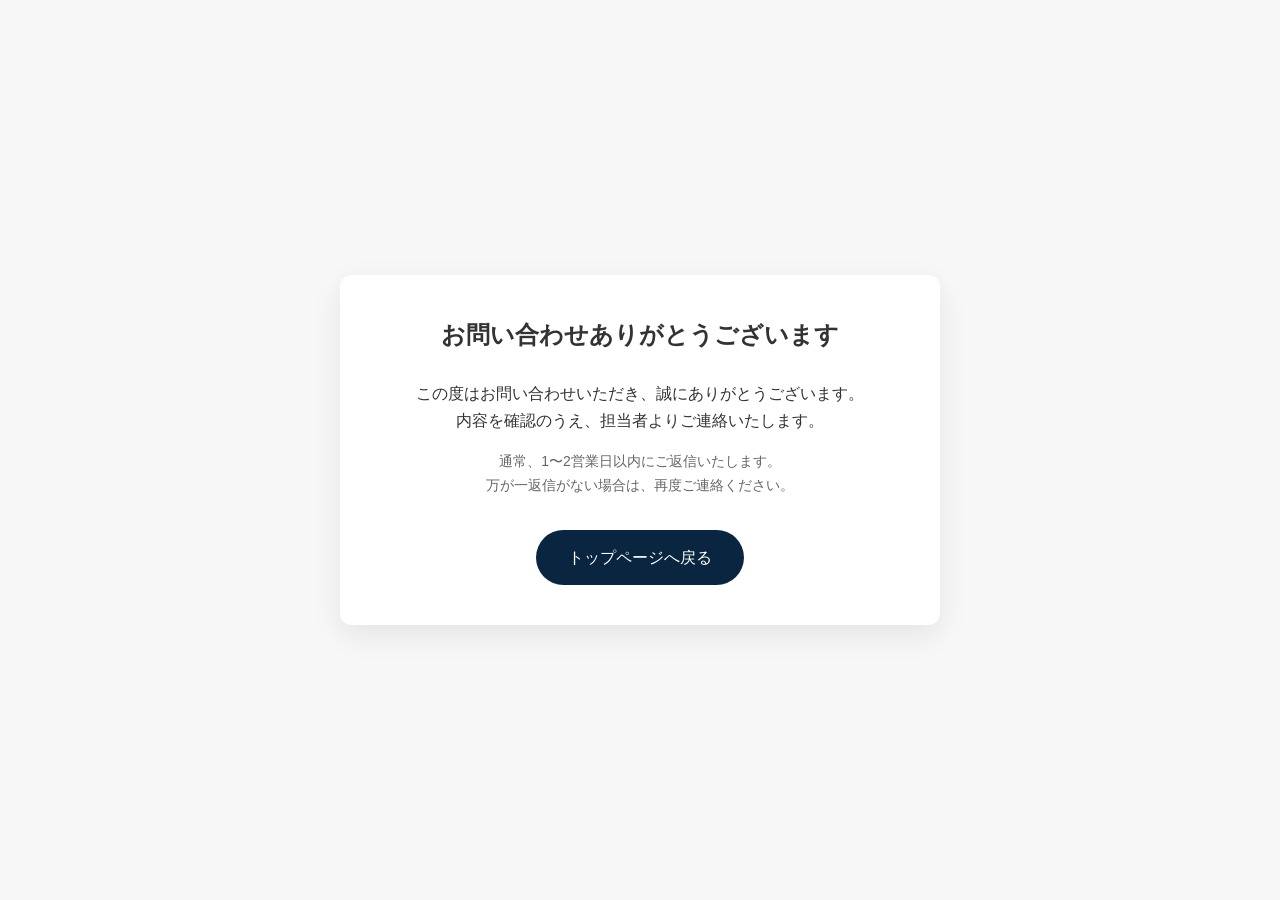
<file: thanks.html>
<!DOCTYPE html>
<html lang="ja">

<head>
    <meta charset="UTF-8">
    <title>お問い合わせありがとうございます｜TORA PROJECT株式会社</title>
    <meta name="viewport" content="width=device-width, initial-scale=1.0">

    <!-- CSS読み込み -->
    <link rel="stylesheet" href="assets/css/thanks.css">
</head>

<body>

    <main class="thanks">
        <div class="thanks__inner">

            <h1 class="thanks__title">
                お問い合わせありがとうございます
            </h1>

            <p class="thanks__text">
                この度はお問い合わせいただき、誠にありがとうございます。<br>
                内容を確認のうえ、担当者よりご連絡いたします。
            </p>

            <p class="thanks__note">
                通常、1〜2営業日以内にご返信いたします。<br>
                万が一返信がない場合は、再度ご連絡ください。
            </p>

            <a href="/" class="thanks__btn">
                トップページへ戻る
            </a>

        </div>
    </main>

</body>

</html>
</file>
<file: assets/prog_school/css/main.css>
@charset "UTF-8";
/* -----------------------
  unity
----------------------- */
@media screen and (min-width: 768px) {
  .sp {
    display: none !important;
  }
}

@media screen and (max-width: 767px) {
  .pc {
    display: none !important;
  }
}

html {
  scroll-behavior: smooth;
  scroll-padding-top: 10%;
}

body {
  font-family: "Noto Sans JP", sans-serif;
  font-style: normal;
  line-height: normal;
  color: #222;
  font-weight: 500;
}
@media screen and (max-width: 767px) {
  body.active {
    overflow: hidden;
  }
}

.inner {
  margin-inline: auto;
  width: fit-content;
}

.zen {
  font-family: "Zen Kaku Gothic New", sans-serif;
  font-style: normal;
}

.bebas {
  font-family: "Bebas Neue", sans-serif;
  font-style: normal;
}

.orange {
  color: #FF8E2B;
}

.bold {
  font-weight: 700;
}

h1,
h2,
h3,
h4,
h5,
h6 {
  font-weight: 500;
}

.wrapper {
  overflow: hidden;
}

/* ------------------------
  Utility
------------------------ */
.t-just {
  text-align-last: left; /* Chrome・Firefox用 */
  text-align: justify; /* IE・Edge用 */
}

.ta-c {
  text-align: center;
}

.cant-click {
  pointer-events: none;
}

@media screen and (min-width: 768px) {
  .fade {
    opacity: 1;
    transition: opacity 0.3s ease;
  }
  .fade:hover {
    opacity: 0.6;
  }
}

.f-palt {
  font-feature-settings: "palt";
}

.fw-n {
  font-weight: normal;
}

/* -----------------------
  header
----------------------- */
.header {
  padding: min(1.0582010582vw, 12.8px) min(3.9682539683vw, 48px) min(0.7936507937vw, 9.6px);
}
@media screen and (max-width: 767px) {
  .header {
    padding: 2.9333333333vw 2.4vw 1.6vw;
  }
}

/* -----------------------
  footer
----------------------- */
.footer {
  padding-block: min(3.9682539683vw, 48px) min(1.7195767196vw, 20.8px);
}
@media screen and (max-width: 767px) {
  .footer {
    padding-block: 18.6666666667vw 5.3333333333vw;
  }
}
.footer .inner {
  width: min(37.037037037vw, 448px);
}
@media screen and (max-width: 767px) {
  .footer .inner {
    width: 89.3333333333vw;
  }
}
@media screen and (max-width: 767px) {
  .footer .C_logo {
    display: block;
    width: fit-content;
    margin-inline: auto;
  }
}
.footer .C_logo img {
  width: min(6.2169312169vw, 75.2px);
}
@media screen and (max-width: 767px) {
  .footer .C_logo img {
    width: 25.3333333333vw;
  }
}
@media screen and (max-width: 767px) {
  .footer .footer-menu {
    margin-top: 16vw;
  }
}
.footer .footer-menu ul {
  display: flex;
  justify-content: center;
  gap: min(1.8518518519vw, 22.4px);
}
@media screen and (max-width: 767px) {
  .footer .footer-menu ul {
    flex-direction: column;
    align-items: center;
    gap: 5.3333333333vw;
  }
}
.footer .footer-menu ul li {
  position: relative;
}
.footer .footer-menu ul li a {
  color: #222;
  font-size: min(0.9259259259vw, 11.2px);
  text-decoration-line: underline;
  text-decoration-thickness: min(0.0661375661vw, 0.8px);
}
@media screen and (max-width: 767px) {
  .footer .footer-menu ul li a {
    font-size: 3.7333333333vw;
    text-decoration-line: underline;
    text-decoration-thickness: 0.2666666667vw;
  }
}
.footer .footer-menu ul li::before {
  content: "";
  position: absolute;
  background: #222;
  top: 65%;
  transform: translateY(-50%);
  width: min(0.0661375661vw, 0.8px);
  height: min(0.9259259259vw, 11.2px);
  right: -0.9259259259vw;
}
@media screen and (min-width: 1512px) {
  .footer .footer-menu ul li::before {
    right: -14px;
  }
}
@media screen and (max-width: 767px) {
  .footer .footer-menu ul li::before {
    content: none;
  }
}
.footer .footer-menu ul li:nth-child(3)::before {
  content: none;
}
.footer .credit {
  display: flex;
  align-items: center;
  border-top: min(0.0661375661vw, 0.8px) solid rgba(34, 34, 34, 0.4);
  gap: min(0.6613756614vw, 8px);
  margin-top: min(1.9841269841vw, 24px);
  padding: min(1.3227513228vw, 16px) min(3.4391534392vw, 41.6px) 0 min(4.6296296296vw, 56px);
}
@media screen and (max-width: 767px) {
  .footer .credit {
    border-top: 0.2666666667vw solid rgba(34, 34, 34, 0.4);
    margin-top: 16vw;
    padding: 5.3333333333vw 1.3333333333vw 0;
  }
}
.footer .credit .textbox {
  line-height: 1.6;
}
@media screen and (max-width: 767px) {
  .footer .credit .textbox {
    text-align: center;
  }
}
.footer .credit .textbox .TX-top {
  font-size: min(0.7936507937vw, 9.6px);
}
@media screen and (max-width: 767px) {
  .footer .credit .textbox .TX-top {
    font-size: 3.2vw;
  }
}
.footer .credit .textbox .TX-bottom {
  font-weight: 400;
  letter-spacing: min(0.0793650794vw, 0.96px);
  font-size: min(0.7936507937vw, 9.6px);
  margin-top: min(0.3306878307vw, 4px);
}
@media screen and (max-width: 767px) {
  .footer .credit .textbox .TX-bottom {
    font-size: 3.2vw;
    letter-spacing: 0.32vw;
  }
}

/* -----------------------
  mv
----------------------- */
.mv .mv-bg {
  position: relative;
  width: 100%;
  overflow: hidden;
}
@media screen and (max-width: 767px) {
  .mv .mv-bg {
    height: 155.2vw;
    overflow: visible;
  }
}
.mv .mv-bg::before, .mv .mv-bg::after {
  content: "";
  position: absolute;
  inset: 0;
  opacity: 0;
  animation: fade 15s infinite;
}
.mv .mv-bg::before {
  background-image: url("../img/mv-bg1.webp");
  background-size: cover;
  background-position: center;
  background-repeat: no-repeat;
  background-position: top;
}
@media screen and (max-width: 767px) {
  .mv .mv-bg::before {
    background-image: url("../img/mv-bg1-sp.webp");
    background-size: cover;
    background-position: center;
    background-repeat: no-repeat;
  }
}
.mv .mv-bg::after {
  background-image: url("../img/mv-bg2.webp");
  background-size: cover;
  background-position: center;
  background-repeat: no-repeat;
  background-position: top;
  animation-delay: 7.5s;
}
@media screen and (max-width: 767px) {
  .mv .mv-bg::after {
    background-image: url("../img/mv-bg2-sp.webp");
    background-size: cover;
    background-position: center;
    background-repeat: no-repeat;
  }
}
@keyframes fade {
  0% {
    opacity: 0;
  }
  20% {
    opacity: 1;
  }
  50% {
    opacity: 1;
  }
  70% {
    opacity: 0;
  }
  100% {
    opacity: 0;
  }
}
.mv .mv-content {
  position: relative;
  z-index: 1;
  background-image: url('data:image/svg+xml;utf-8,<svg xmlns="http://www.w3.org/2000/svg" width="789" height="897" viewBox="0 0 789 897" fill="none"><path d="M0 0H788.5L402.973 897H0.0521128L0 0Z" fill="url(%23paint0_linear_3966_13013)"/><defs><linearGradient id="paint0_linear_3966_13013" x1="640" y1="448.5" x2="170" y2="448.337" gradientUnits="userSpaceOnUse"><stop stop-color="white" stop-opacity="0.6"/><stop offset="1" stop-color="white" stop-opacity="0.4"/></linearGradient></defs></svg>');
  background-size: cover;
  background-position: center;
  background-repeat: no-repeat;
  width: min(52.1825396825vw, 631.2px);
  height: min(59.3253968254vw, 717.6px);
  padding: min(9.9206349206vw, 120px) min(0vw, 0px) min(7.2751322751vw, 88px) min(5.291005291vw, 64px);
}
@media screen and (max-width: 767px) {
  .mv .mv-content {
    background-image: url('data:image/svg+xml;utf-8,<svg xmlns="http://www.w3.org/2000/svg" width="375" height="282" viewBox="0 0 375 282" fill="none"><path d="M0 0L1.53864e-05 282L375 212.808L375 0.0228354L0 0Z" fill="url(%23paint0_linear_3966_8891)"/><defs><linearGradient id="paint0_linear_3966_8891" x1="187.5" y1="280.644" x2="187.425" y2="74.5461" gradientUnits="userSpaceOnUse"><stop stop-color="white" stop-opacity="0.6"/><stop offset="1" stop-color="white" stop-opacity="0.4"/></linearGradient></defs></svg>');
    background-size: cover;
    background-position: center;
    background-repeat: no-repeat;
    width: 100%;
    height: 75.2vw;
    padding: 13.3333333333vw 4.8vw 5.3333333333vw 4.8vw;
  }
}
.mv .mv-content .h1 {
  color: #ffffff;
  font-size: min(2.380952381vw, 28.8px);
  letter-spacing: min(0.0707671958vw, 0.856px);
}
@media screen and (max-width: 767px) {
  .mv .mv-content .h1 {
    font-size: 4.2666666667vw;
    letter-spacing: 0.1333333333vw;
  }
}
.mv .mv-content .h1 span {
  background-size: contain;
  background-position: center;
  background-repeat: no-repeat;
  background-position: left center;
  background-size: 0% 100%;
  display: inline-block;
  text-align: center;
  width: min(39.880952381vw, 482.4px);
  height: min(3.7037037037vw, 44.8px);
  opacity: 0;
}
@media screen and (max-width: 767px) {
  .mv .mv-content .h1 span {
    width: 73.8666666667vw;
    height: 6.9333333333vw;
  }
}
.mv .mv-content .h1 .h1-top {
  background-image: url('data:image/svg+xml;utf-8,<svg xmlns="http://www.w3.org/2000/svg" width="603" height="56" viewBox="0 0 603 56" fill="none"><path d="M22.0863 0H602.554L581.58 55.5862H0L22.0863 0Z" fill="%230086BFE5" fill-opacity="0.9"/></svg>');
}
@media screen and (max-width: 767px) {
  .mv .mv-content .h1 .h1-top {
    margin-left: 3.7333333333vw;
  }
}
.mv .mv-content .h1 .h1-bottom {
  background-image: url('data:image/svg+xml;utf-8,<svg xmlns="http://www.w3.org/2000/svg" width="603" height="56" viewBox="0 0 603 56" fill="none"><path d="M22.0863 0H602.554L581.58 55.5862H0L22.0863 0Z" fill="%23FF8921E5" fill-opacity="0.9"/></svg>');
  margin: min(0.7936507937vw, 9.6px) 0 0 min(4.7619047619vw, 57.6px);
}
@media screen and (max-width: 767px) {
  .mv .mv-content .h1 .h1-bottom {
    margin: 1.6vw 0 0 8.8vw;
  }
}
.mv .mv-content .h1.show span {
  opacity: 1;
  animation: drawBg 0.8s ease forwards;
}
@keyframes drawBg {
  from {
    background-size: 0% 100%;
  }
  to {
    background-size: 100% 100%;
  }
}
.mv .mv-content .mv-TX {
  line-height: 1.65;
  font-size: min(2.9100529101vw, 35.2px);
  letter-spacing: min(0.085978836vw, 1.04px);
  margin-top: min(2.6455026455vw, 32px);
}
@media screen and (max-width: 767px) {
  .mv .mv-content .mv-TX {
    line-height: 1.3;
    text-align: center;
    font-size: 6.1333333333vw;
    letter-spacing: 0.1866666667vw;
    margin-top: 4.8vw;
  }
}
.mv .mv-content .mv-TX .bg {
  color: #ffffff;
  background: linear-gradient(93deg, #12C1C1 3.17%, #006CB8 96.95%);
  display: inline-block;
  line-height: 1.5;
  padding: 0 min(1.1243386243vw, 13.6px) min(0.3306878307vw, 4px);
  margin-inline: min(0.6613756614vw, 8px);
}
@media screen and (max-width: 767px) {
  .mv .mv-content .mv-TX .bg {
    padding: 0 2.4vw 0.8vw;
    margin-inline: 1.6vw;
  }
}
.mv .mv-content .mv-TX .TX-main {
  background: linear-gradient(93deg, #12C1C1 3.17%, #006CB8 96.95%);
  background-clip: text;
  -webkit-background-clip: text;
  -webkit-text-fill-color: transparent;
  line-height: 0.92;
  font-size: min(5.5555555556vw, 67.2px);
}
@media screen and (max-width: 767px) {
  .mv .mv-content .mv-TX .TX-main {
    font-size: 11.7333333333vw;
    letter-spacing: -0.48vw;
  }
}
.mv .mv-content .C_CTA {
  margin-top: min(5.291005291vw, 64px);
}
@media screen and (max-width: 767px) {
  .mv .mv-content .C_CTA {
    position: absolute;
    width: 100%;
    bottom: -117.6vw;
    left: 50%;
    transform: translateX(-50%);
    z-index: 10;
  }
}

/* -----------------------
  map
----------------------- */
.load-map {
  background-image: url("../img/map-bg.webp");
  background-size: cover;
  background-position: center;
  background-repeat: no-repeat;
  background-size: 170%;
  padding-block: min(7.9365079365vw, 96px);
}
@media screen and (max-width: 767px) {
  .load-map {
    position: relative;
    z-index: 0;
    background-image: url("../img/map-bg-sp.jpg");
    background-size: cover;
    background-position: center;
    background-repeat: no-repeat;
    background-size: cover;
    padding-block: 58.9333333333vw 21.3333333333vw;
  }
}
.load-map .inner {
  width: min(79.3650793651vw, 960px);
}
@media screen and (max-width: 767px) {
  .load-map .inner {
    width: 89.3333333333vw;
  }
}
.load-map .TL-topBox {
  display: flex;
  justify-content: center;
  gap: min(1.3227513228vw, 16px);
}
@media screen and (max-width: 767px) {
  .load-map .TL-topBox {
    flex-direction: column;
    align-items: center;
  }
}
.load-map .TL-topBox .TL-bubble {
  background-image: url('data:image/svg+xml;utf-8,<svg xmlns="http://www.w3.org/2000/svg" width="130" height="59" viewBox="0 0 130 59" fill="none"><path d="M65 59L56.3398 50H4C1.79086 50 0 48.2091 0 46V4C0 1.79086 1.79086 2.0133e-09 4 0H126C128.209 0 130 1.79086 130 4V46C130 48.2091 128.209 50 126 50H73.6602L65 59Z" fill="%23FF8E2B"/></svg>');
  background-size: contain;
  background-position: center;
  background-repeat: no-repeat;
  aspect-ratio: 130/59;
  width: min(8.5978835979vw, 104px);
  padding: min(0.3306878307vw, 4px) 0 0 min(0.6613756614vw, 8px);
}
@media screen and (max-width: 767px) {
  .load-map .TL-topBox .TL-bubble {
    width: 17.0666666667vw;
    padding: 0.8vw 0 0 1.3333333333vw;
  }
}
.load-map .TL-topBox .TL-bubble-TX {
  color: #fff3e4;
  white-space: nowrap;
  line-height: 1;
  font-size: min(1.9841269841vw, 24px);
}
@media screen and (max-width: 767px) {
  .load-map .TL-topBox .TL-bubble-TX {
    font-size: 3.7333333333vw;
  }
}
.load-map .TL-topBox .TL-bubble-TX .big {
  position: relative;
  font-size: min(2.380952381vw, 28.8px);
  left: -0.3306878307vw;
  top: min(0.1984126984vw, 2.4px);
}
@media screen and (min-width: 1512px) {
  .load-map .TL-topBox .TL-bubble-TX .big {
    left: -5px;
  }
}
@media screen and (max-width: 767px) {
  .load-map .TL-topBox .TL-bubble-TX .big {
    font-size: 4.5333333333vw;
    top: 0.2666666667vw;
  }
}
.load-map .TL-topBox .TX {
  position: relative;
  font-size: min(1.9841269841vw, 24px);
  padding-inline: min(1.9841269841vw, 24px) min(1.0582010582vw, 12.8px);
}
@media screen and (max-width: 767px) {
  .load-map .TL-topBox .TX {
    font-size: 4.2666666667vw;
    padding-inline: 5.3333333333vw 2.9333333333vw;
  }
}
.load-map .TL-topBox .TX::before, .load-map .TL-topBox .TX::after {
  content: "";
  position: absolute;
  width: min(2.9100529101vw, 35.2px);
  height: min(0.1984126984vw, 2.4px);
  background: #222;
  top: 35%;
  border-radius: 999px;
}
@media screen and (max-width: 767px) {
  .load-map .TL-topBox .TX::before, .load-map .TL-topBox .TX::after {
    top: 50%;
    width: 6.3466666667vw;
    height: 0.4266666667vw;
  }
}
.load-map .TL-topBox .TX::before {
  transform: translateY(-50%) rotate(75deg);
  left: 0;
}
.load-map .TL-topBox .TX::after {
  transform: translateY(-50%) rotate(-75deg);
  right: 0;
}
.load-map .TL {
  text-align: center;
  line-height: 1;
  font-size: min(3.0423280423vw, 36.8px);
}
@media screen and (max-width: 767px) {
  .load-map .TL {
    font-size: 5.8666666667vw;
  }
}
.load-map .TL .big {
  font-size: min(3.835978836vw, 46.4px);
}
@media screen and (max-width: 767px) {
  .load-map .TL .big {
    font-size: 7.4666666667vw;
  }
}
.load-map .load-map-list {
  display: flex;
  gap: min(1.0582010582vw, 12.8px);
  margin-top: min(3.9682539683vw, 48px);
}
@media screen and (max-width: 767px) {
  .load-map .load-map-list {
    flex-direction: column;
    gap: 4.2666666667vw;
    margin-top: 10.6666666667vw;
  }
}
.load-map .load-map-list li {
  border-radius: min(0.3968253968vw, 4.8px);
  padding: min(0.6613756614vw, 8px) min(0.6613756614vw, 8px) min(2.380952381vw, 28.8px);
  width: min(19.0476190476vw, 230.4px);
}
@media screen and (max-width: 767px) {
  .load-map .load-map-list li {
    display: flex;
    align-items: center;
    gap: 4.2666666667vw;
    border-radius: 1.6vw;
    padding: 2.6666666667vw;
    width: 100%;
  }
}
.load-map .load-map-list li .img {
  aspect-ratio: 268/240;
  border-radius: min(0.3968253968vw, 4.8px);
}
@media screen and (max-width: 767px) {
  .load-map .load-map-list li .img {
    border-radius: 1.3333333333vw;
    width: 38.1333333333vw;
  }
}
.load-map .load-map-list li .textbox {
  color: #ffffff;
  line-height: 1.6;
  text-align: center;
  margin-top: min(2.380952381vw, 28.8px);
}
@media screen and (max-width: 767px) {
  .load-map .load-map-list li .textbox {
    text-align: left;
    margin-top: 0;
  }
}
.load-map .load-map-list li .textbox .TL {
  font-size: min(1.9841269841vw, 24px);
  letter-spacing: min(0.7936507937vw, 9.6px);
}
@media screen and (max-width: 767px) {
  .load-map .load-map-list li .textbox .TL {
    text-align: left;
    font-size: 5.3333333333vw;
    line-height: 1.6;
    letter-spacing: 0.16vw;
  }
}
.load-map .load-map-list li .textbox .TX {
  font-size: min(1.1904761905vw, 14.4px);
  margin-top: min(0.6613756614vw, 8px);
}
@media screen and (max-width: 767px) {
  .load-map .load-map-list li .textbox .TX {
    font-size: 3.7333333333vw;
    line-height: 1.3;
    letter-spacing: 0.1066666667vw;
  }
}
.load-map .load-map-list li.item01 {
  background: #ff8c8c;
}
.load-map .load-map-list li.item01 .img {
  background-image: url("../img/map01.jpg");
  background-size: cover;
  background-position: center;
  background-repeat: no-repeat;
}
.load-map .load-map-list li.item01 .textbox .TL {
  letter-spacing: min(0.0595238095vw, 0.72px);
}
.load-map .load-map-list li.item02 {
  background: #ffc13c;
}
.load-map .load-map-list li.item02 .img {
  background-image: url("../img/map02.jpg");
  background-size: cover;
  background-position: center;
  background-repeat: no-repeat;
}
.load-map .load-map-list li.item03 {
  background: #4dd9b2;
}
.load-map .load-map-list li.item03 .img {
  background-image: url("../img/map03.jpg");
  background-size: cover;
  background-position: center;
  background-repeat: no-repeat;
}
.load-map .load-map-list li.item04 {
  background: #1995ed;
}
.load-map .load-map-list li.item04 .img {
  background-image: url("../img/map04.jpg");
  background-size: cover;
  background-position: center;
  background-repeat: no-repeat;
}

/* -----------------------
  about
----------------------- */
.about-top {
  position: relative;
  background: #fff3e4;
  padding-block: min(7.9365079365vw, 96px) min(25.1984126984vw, 304.8px);
}
@media screen and (max-width: 767px) {
  .about-top {
    padding-block: 21.3333333333vw 43.7333333333vw;
  }
}
.about-top .inner {
  width: min(71.4285714286vw, 864px);
}
@media screen and (max-width: 767px) {
  .about-top .inner {
    width: 89.3333333333vw;
  }
}
.about-top .C_logo {
  width: fit-content;
  display: block;
  margin-inline: auto;
}
@media screen and (max-width: 767px) {
  .about-top .C_logo img {
    width: 38.1333333333vw;
  }
}
.about-top .about-deco {
  background-image: url("../img/about-deco.svg");
  background-size: contain;
  background-position: center;
  background-repeat: no-repeat;
  aspect-ratio: 684/178;
  width: min(45.2380952381vw, 547.2px);
  margin: min(1.1904761905vw, 14.4px) auto 0;
}
@media screen and (max-width: 767px) {
  .about-top .about-deco {
    width: 95.7333333333vw;
  }
}
.about-top .TL {
  text-align: center;
  font-size: min(3.3068783069vw, 40px);
  margin-top: min(1.9841269841vw, 24px);
}
@media screen and (max-width: 767px) {
  .about-top .TL {
    line-height: 1.2;
    font-size: 6.1333333333vw;
    margin-top: 8vw;
  }
}
.about-top .TL .big {
  font-size: min(3.9682539683vw, 48px);
}
@media screen and (max-width: 767px) {
  .about-top .TL .big {
    font-size: 7.4666666667vw;
  }
}
.about-top .textbox {
  margin-top: min(3.9682539683vw, 48px);
  text-align: center;
}
@media screen and (max-width: 767px) {
  .about-top .textbox {
    margin-top: 8vw;
  }
}
.about-top .textbox .TX-top {
  font-size: min(1.5873015873vw, 19.2px);
  line-height: 1.4;
  letter-spacing: min(0.0952380952vw, 1.152px);
}
@media screen and (max-width: 767px) {
  .about-top .textbox .TX-top {
    font-size: 4.8vw;
    line-height: 1.6;
    letter-spacing: 0.144vw;
  }
}
.about-top .textbox .TX-main {
  margin-top: min(0.6613756614vw, 8px);
  font-size: min(1.5873015873vw, 19.2px);
}
@media screen and (max-width: 767px) {
  .about-top .textbox .TX-main {
    font-size: 4.8vw;
    margin-top: 4.2666666667vw;
  }
}
.about-top .textbox .TX-main .big {
  background: linear-gradient(90deg, #FFA185 0%, #FF5D60 100%);
  background-clip: text;
  -webkit-background-clip: text;
  -webkit-text-fill-color: transparent;
  font-size: min(2.6455026455vw, 32px);
  line-height: 1.4;
  letter-spacing: min(0.1587301587vw, 1.92px);
}
@media screen and (max-width: 767px) {
  .about-top .textbox .TX-main .big {
    font-size: 5.8666666667vw;
    letter-spacing: 0.16vw;
    line-height: 1.6;
  }
}
.about-top .textbox .TX-bottom {
  margin-top: min(2.6455026455vw, 32px);
  font-size: min(1.1904761905vw, 14.4px);
  line-height: 1.8;
  letter-spacing: min(0.0714285714vw, 0.864px);
}
@media screen and (max-width: 767px) {
  .about-top .textbox .TX-bottom {
    font-size: 4.2666666667vw;
    line-height: 1.8;
    letter-spacing: 0.128vw;
    text-align: left;
  }
}
.about-top .slider {
  position: absolute;
  z-index: 10;
  bottom: -7.2751322751vw;
}
@media screen and (min-width: 1512px) {
  .about-top .slider {
    bottom: -110px;
  }
}
@media screen and (max-width: 767px) {
  .about-top .slider {
    bottom: -24vw;
  }
}
.about-top .slider-item {
  display: flex;
  align-items: start;
  gap: min(8.2010582011vw, 99.2px);
  animation: sliderLoop 25s linear infinite;
}
@media screen and (max-width: 767px) {
  .about-top .slider-item {
    gap: 8vw;
  }
}
.about-top .slider-item-img {
  position: relative;
}
.about-top .slider-item-img.img01 {
  background-image: url("../img/slide01.jpg");
  background-size: contain;
  background-position: center;
  background-repeat: no-repeat;
  aspect-ratio: 280/280;
  width: min(18.5185185185vw, 224px);
  margin-top: min(5.5555555556vw, 67.2px);
}
@media screen and (max-width: 767px) {
  .about-top .slider-item-img.img01 {
    width: 34.4vw;
    margin-top: 10.1333333333vw;
  }
}
.about-top .slider-item-img.img01::before {
  content: "";
  background-image: url("../img/about-img01.svg");
  background-size: contain;
  background-position: center;
  background-repeat: no-repeat;
  z-index: -1;
  position: absolute;
  aspect-ratio: 261/211;
  width: min(17.2619047619vw, 208.8px);
  bottom: min(14.6825396825vw, 177.6px);
  left: min(4.9603174603vw, 60px);
}
@media screen and (max-width: 767px) {
  .about-top .slider-item-img.img01::before {
    bottom: 27.4666666667vw;
    left: 9.0666666667vw;
    width: 32.2666666667vw;
  }
}
.about-top .slider-item-img.img02 {
  background-image: url("../img/slide02.jpg");
  background-size: contain;
  background-position: center;
  background-repeat: no-repeat;
  aspect-ratio: 450/300;
  width: min(29.7619047619vw, 360px);
}
@media screen and (max-width: 767px) {
  .about-top .slider-item-img.img02 {
    width: 55.4666666667vw;
  }
}
.about-top .slider-item-img.img02::before {
  content: "";
  background-image: url("../img/about-img02.svg");
  background-size: contain;
  background-position: center;
  background-repeat: no-repeat;
  z-index: 1;
  position: absolute;
  aspect-ratio: 468/332;
  width: min(30.9523809524vw, 374.4px);
  top: min(10.5158730159vw, 127.2px);
  left: min(8.7962962963vw, 106.4px);
}
@media screen and (max-width: 767px) {
  .about-top .slider-item-img.img02::before {
    top: 19.4666666667vw;
    left: 16.5333333333vw;
    width: 57.8666666667vw;
  }
}
.about-top .slider-item-img.img03 {
  background-image: url("../img/slide03.jpg");
  background-size: contain;
  background-position: center;
  background-repeat: no-repeat;
  aspect-ratio: 284/357;
  width: min(18.7830687831vw, 227.2px);
  margin-top: min(2.380952381vw, 28.8px);
}
@media screen and (max-width: 767px) {
  .about-top .slider-item-img.img03 {
    width: 34.9333333333vw;
    margin-top: 4.2666666667vw;
  }
}
.about-top .slider-item-img.img04 {
  background-image: url("../img/slide04.jpg");
  background-size: contain;
  background-position: center;
  background-repeat: no-repeat;
  aspect-ratio: 386/257;
  width: min(25.5291005291vw, 308.8px);
  margin-top: min(5.6878306878vw, 68.8px);
}
@media screen and (max-width: 767px) {
  .about-top .slider-item-img.img04 {
    width: 47.4666666667vw;
    margin-top: 10.4vw;
  }
}
.about-top .slider-item-img.img04::before {
  content: "";
  position: absolute;
  aspect-ratio: 1/1;
  border-radius: 50%;
  background: rgba(255, 142, 43, 0.3);
  z-index: 1;
  width: min(11.9708994709vw, 144.8px);
  bottom: min(12.1693121693vw, 147.2px);
  right: min(17.2619047619vw, 208.8px);
}
@media screen and (max-width: 767px) {
  .about-top .slider-item-img.img04::before {
    width: 22.1333333333vw;
    bottom: 22.6666666667vw;
    right: 32.2666666667vw;
  }
}
@keyframes sliderLoop {
  0% {
    transform: translateX(0);
  }
  100% {
    transform: translateX(calc(-50% - min(2.3148148148vw, 28px)));
  }
}
@media screen and (max-width: 767px) {
  @keyframes sliderLoop {
    0% {
      transform: translateX(0);
    }
    100% {
      transform: translateX(calc(-50% - 4vw));
    }
  }
}

.about-bottom {
  padding-block: min(22.5529100529vw, 272.8px) min(9.2592592593vw, 112px);
}
@media screen and (max-width: 767px) {
  .about-bottom {
    padding-block: 56vw 21.3333333333vw;
  }
}
.about-bottom .inner {
  display: flex;
  gap: min(5.4232804233vw, 65.6px);
  width: min(66.1375661376vw, 800px);
}
@media screen and (max-width: 767px) {
  .about-bottom .inner {
    flex-direction: column;
    gap: 8vw;
    width: 89.3333333333vw;
  }
}
.about-bottom .about-bottom-content .TL {
  font-size: min(1.9841269841vw, 24px);
  line-height: 1.1;
  letter-spacing: min(0.119047619vw, 1.44px);
}
@media screen and (max-width: 767px) {
  .about-bottom .about-bottom-content .TL {
    line-height: 1.75;
    font-size: 5.3333333333vw;
    letter-spacing: 0.32vw;
  }
}
.about-bottom .about-bottom-content .TL .big {
  background: linear-gradient(90deg, #FFA185 0%, #FF5D60 100%);
  background-clip: text;
  -webkit-background-clip: text;
  -webkit-text-fill-color: transparent;
  line-height: 1.6;
  font-size: min(2.6455026455vw, 32px);
  letter-spacing: min(0.0793650794vw, 0.96px);
}
@media screen and (max-width: 767px) {
  .about-bottom .about-bottom-content .TL .big {
    line-height: 1.3;
    font-size: 8vw;
    letter-spacing: 0.24vw;
  }
}
.about-bottom .about-bottom-content .img-box {
  position: relative;
}
.about-bottom .about-bottom-content .img-box .img {
  background-image: url("../img/about-bottom-img.png");
  background-size: contain;
  background-position: center;
  background-repeat: no-repeat;
  aspect-ratio: 287/170;
  width: min(18.9814814815vw, 229.6px);
  margin: min(4.6296296296vw, 56px) 0 0 min(8.664021164vw, 104.8px);
}
@media screen and (max-width: 767px) {
  .about-bottom .about-bottom-content .img-box .img {
    width: 67.2vw;
    margin: 33.8666666667vw 0 0 auto;
  }
}
.about-bottom .about-bottom-content .img-box .TX-wrap {
  width: fit-content;
  background: #ffffff;
  position: absolute;
  padding: min(1.3227513228vw, 16px) min(1.5873015873vw, 19.2px);
  border-radius: min(0.6613756614vw, 8px);
  box-shadow: 0 0 min(0.6613756614vw, 8px) 0 rgba(0, 0, 0, 0.15);
  top: -1.3888888889vw;
  left: -2.380952381vw;
}
@media screen and (min-width: 1512px) {
  .about-bottom .about-bottom-content .img-box .TX-wrap {
    top: -21px;
    left: -36px;
  }
}
@media screen and (max-width: 767px) {
  .about-bottom .about-bottom-content .img-box .TX-wrap {
    padding: 4vw;
    border-radius: 1.6vw;
    box-shadow: 0 0 2.6666666667vw 0 rgba(0, 0, 0, 0.15);
    top: -25.3333333333vw;
    left: 10.6666666667vw;
  }
}
.about-bottom .about-bottom-content .img-box .TX-wrap .TX {
  font-size: min(1.0582010582vw, 12.8px);
  line-height: 1.4;
  letter-spacing: min(0.0634920635vw, 0.768px);
}
@media screen and (max-width: 767px) {
  .about-bottom .about-bottom-content .img-box .TX-wrap .TX {
    font-size: 3.7333333333vw;
    letter-spacing: 0.112vw;
  }
}
.about-bottom .about-bottom-content .img-box .TX-wrap.wrap02 {
  top: auto;
  bottom: min(0.6613756614vw, 8px);
  left: -4.5634920635vw;
}
@media screen and (min-width: 1512px) {
  .about-bottom .about-bottom-content .img-box .TX-wrap.wrap02 {
    left: -69px;
  }
}
@media screen and (max-width: 767px) {
  .about-bottom .about-bottom-content .img-box .TX-wrap.wrap02 {
    padding-block: 3.4666666667vw;
    bottom: 30.6666666667vw;
    left: 2.6666666667vw;
  }
}
.about-bottom .about-bottom-textbox .TX-top {
  font-size: min(1.1904761905vw, 14.4px);
  line-height: 1.8;
  letter-spacing: min(0.0714285714vw, 0.864px);
}
@media screen and (max-width: 767px) {
  .about-bottom .about-bottom-textbox .TX-top {
    font-size: 3.7333333333vw;
    letter-spacing: 0.112vw;
  }
}
.about-bottom .about-bottom-textbox .TX-main {
  margin-top: min(1.6534391534vw, 20px);
  font-size: min(1.0582010582vw, 12.8px);
  line-height: 1.8;
  letter-spacing: min(0.0634920635vw, 0.768px);
}
@media screen and (max-width: 767px) {
  .about-bottom .about-bottom-textbox .TX-main {
    margin-top: 5.3333333333vw;
    font-size: 3.7333333333vw;
    letter-spacing: 0.112vw;
  }
}
.about-bottom .about-bottom-textbox .TX-bottom {
  margin-top: min(1.6534391534vw, 20px);
  font-size: min(1.0582010582vw, 12.8px);
  line-height: 1.8;
  letter-spacing: min(0.0634920635vw, 0.768px);
}
@media screen and (max-width: 767px) {
  .about-bottom .about-bottom-textbox .TX-bottom {
    margin-top: 5.3333333333vw;
    font-size: 3.7333333333vw;
    letter-spacing: 0.112vw;
  }
}

/* -----------------------
  merit
----------------------- */
.merit {
  background-image: url("../img/merit-bg.jpg");
  background-size: cover;
  background-position: center;
  background-repeat: no-repeat;
  padding-block: min(9.5238095238vw, 115.2px) min(8.5978835979vw, 104px);
}
@media screen and (max-width: 767px) {
  .merit {
    padding-block: 21.3333333333vw;
  }
}
.merit .TL {
  text-align: center;
  color: #ffffff;
  font-size: min(2.6455026455vw, 32px);
}
@media screen and (max-width: 767px) {
  .merit .TL {
    line-height: 1.7;
    font-size: 6.4vw;
  }
}
.merit .TL .big {
  font-size: min(3.0423280423vw, 36.8px);
}
@media screen and (max-width: 767px) {
  .merit .TL .big {
    font-size: 6.4vw;
  }
}
.merit .TL .C_dot::before {
  background: #ffffff;
}
@media screen and (max-width: 767px) {
  .merit .TL .C_dot::before {
    width: 1.3333333333vw;
    height: 1.3333333333vw;
    top: 0vw;
  }
}
.merit .inner {
  width: min(58.2010582011vw, 704px);
}
@media screen and (max-width: 767px) {
  .merit .inner {
    width: 89.3333333333vw;
  }
}
.merit .merit-item {
  display: flex;
  color: #ffffff;
  margin-top: min(3.3068783069vw, 40px);
  gap: min(3.9682539683vw, 48px);
}
@media screen and (max-width: 767px) {
  .merit .merit-item {
    flex-direction: column;
    margin-top: 8vw;
    gap: 10.6666666667vw;
  }
}
.merit .merit-item-img {
  background-image: url("../img/merit-img.jpg");
  background-size: cover;
  background-position: center;
  background-repeat: no-repeat;
  width: min(26.2566137566vw, 317.6px);
  height: min(17.8571428571vw, 216px);
  border-radius: min(0.6613756614vw, 8px);
}
@media screen and (max-width: 767px) {
  .merit .merit-item-img {
    background-position: 0% 40%;
    width: 89.3333333333vw;
    height: 51.4666666667vw;
    border-radius: 2.6666666667vw;
  }
}
.merit .merit-item .textbox .TL-bg {
  background: linear-gradient(90deg, #FFA185 0%, #FF5D60 100%);
  width: fit-content;
  padding: min(0.6613756614vw, 8px) min(0.5291005291vw, 6.4px) min(0.6613756614vw, 8px) min(0.9920634921vw, 12px);
}
@media screen and (max-width: 767px) {
  .merit .merit-item .textbox .TL-bg {
    padding: 1.3333333333vw 3.2vw 1.3333333333vw 5.0666666667vw;
    margin-inline: auto;
  }
}
.merit .merit-item .textbox .TL-bg .TX {
  font-size: min(1.7195767196vw, 20.8px);
  line-height: 1.3;
}
@media screen and (max-width: 767px) {
  .merit .merit-item .textbox .TL-bg .TX {
    font-size: 4.8vw;
  }
}
.merit .merit-item .textbox .TL {
  text-align: left;
  font-size: min(1.7195767196vw, 20.8px);
  line-height: 1.3;
  margin-top: min(0.3306878307vw, 4px);
}
@media screen and (max-width: 767px) {
  .merit .merit-item .textbox .TL {
    font-size: 4.8vw;
    text-align: center;
    margin-top: 1.3333333333vw;
  }
}
.merit .merit-item-list {
  margin-top: min(1.9841269841vw, 24px);
  display: flex;
  flex-direction: column;
  align-items: baseline;
  gap: min(0.9920634921vw, 12px);
}
@media screen and (max-width: 767px) {
  .merit .merit-item-list {
    width: 80vw;
    margin: 8vw auto 0;
    gap: 3.7333333333vw;
  }
}
.merit .merit-item-list li {
  display: flex;
  gap: min(0.5291005291vw, 6.4px);
}
@media screen and (max-width: 767px) {
  .merit .merit-item-list li {
    gap: 2.1333333333vw;
  }
}
.merit .merit-item-list li .icon {
  background-image: url('data:image/svg+xml;utf-8,<svg xmlns="http://www.w3.org/2000/svg" width="18" height="20" viewBox="0 0 18 20" fill="none"><rect x="1.47987" y="6.19374" width="13.0498" height="13.0498" stroke="white" stroke-width="1.44997"/><path d="M16.9114 5.57054L6.65849 15.8234L1.08795 10.2529" stroke="%23FF6162" stroke-width="2.17496" stroke-linecap="round"/></svg>');
  background-size: contain;
  background-position: center;
  background-repeat: no-repeat;
  aspect-ratio: 18/20;
  width: min(1.1904761905vw, 14.4px);
}
@media screen and (max-width: 767px) {
  .merit .merit-item-list li .icon {
    width: 4.8vw;
  }
}
.merit .merit-item-list li .TX {
  font-size: min(1.1904761905vw, 14.4px);
  line-height: 1.3;
  letter-spacing: min(0.0330687831vw, 0.4px);
}
@media screen and (max-width: 767px) {
  .merit .merit-item-list li .TX {
    margin-top: 1.3333333333vw;
    font-size: 4.2666666667vw;
    letter-spacing: 0.128vw;
  }
}

/* -----------------------
  feature
----------------------- */
.feature {
  background: #fff3e4;
  padding-block: min(14.5502645503vw, 176px) min(9.2592592593vw, 112px);
}
@media screen and (max-width: 767px) {
  .feature {
    padding-block: 28.5333333333vw 21.3333333333vw;
  }
}
.feature .inner {
  width: min(79.3650793651vw, 960px);
}
@media screen and (max-width: 767px) {
  .feature .inner {
    width: 89.3333333333vw;
  }
}
.feature .TL-top {
  position: relative;
  width: fit-content;
  margin-inline: auto;
  font-size: min(1.9841269841vw, 24px);
  line-height: 2.3;
}
@media screen and (max-width: 767px) {
  .feature .TL-top {
    text-align: center;
    font-size: 4.2666666667vw;
    line-height: 1.5;
  }
}
@media screen and (max-width: 767px) {
  .feature .TL-top .sp-bold {
    font-weight: 700;
  }
}
.feature .TL-top::before {
  content: "なぜ、";
  position: absolute;
  background-image: url('data:image/svg+xml;utf-8,<svg xmlns="http://www.w3.org/2000/svg" width="90" height="90" viewBox="0 0 90 90" fill="none"><path d="M45 0C69.8528 0 90 20.1472 90 45C90 53.3501 87.7227 61.1671 83.7598 67.8691L89.5771 89.5771L67.8691 83.7598C61.1671 87.7227 53.3501 90 45 90C20.1472 90 0 69.8528 0 45C0 20.1472 20.1472 0 45 0Z" fill="%23FF8E2B"/></svg>');
  background-size: contain;
  background-position: center;
  background-repeat: no-repeat;
  aspect-ratio: 1/1;
  color: #ffffff;
  font-size: min(1.9841269841vw, 24px);
  padding: min(1.3227513228vw, 16px) 0 0 min(0.9920634921vw, 12px);
  max-width: min(5.9523809524vw, 72px);
  top: -4.6296296296vw;
  left: -7.2751322751vw;
  transform-origin: 50% 100%;
  animation: wobble 1.5s ease-in-out infinite;
}
@keyframes wobble {
  0% {
    transform: rotate(0deg);
  }
  50% {
    transform: rotate(-6deg);
  }
  100% {
    transform: rotate(0deg);
  }
}
@media screen and (min-width: 1512px) {
  .feature .TL-top::before {
    top: -70px;
    left: -110px;
  }
}
@media screen and (max-width: 767px) {
  .feature .TL-top::before {
    font-size: 4.2666666667vw;
    max-width: 15.7333333333vw;
    padding: 5.3333333333vw 0 0 2.6666666667vw;
    top: -12vw;
    left: -2.6666666667vw;
  }
}
.feature .TL {
  text-align: center;
  line-height: 0.9;
  font-size: min(3.3068783069vw, 40px);
}
@media screen and (max-width: 767px) {
  .feature .TL {
    line-height: 1.5;
    font-size: 5.6vw;
  }
}
.feature .TL .big {
  font-size: min(3.9682539683vw, 48px);
}
@media screen and (max-width: 767px) {
  .feature .TL .big {
    font-size: 7.92vw;
  }
}
.feature .TL .number {
  font-size: min(4.6296296296vw, 56px);
}
@media screen and (max-width: 767px) {
  .feature .TL .number {
    font-size: 10.2666666667vw;
  }
}
.feature .feature-item {
  margin-top: min(5.291005291vw, 64px);
  display: flex;
  flex-direction: column;
  gap: min(2.6455026455vw, 32px);
}
@media screen and (max-width: 767px) {
  .feature .feature-item {
    margin-top: 10.6666666667vw;
    gap: 10.6666666667vw;
  }
}
.feature .feature-item li {
  background: #ffffff;
  display: flex;
  align-items: end;
  gap: min(3.9682539683vw, 48px);
  border-radius: min(0.6613756614vw, 8px);
  padding: min(3.3068783069vw, 40px) min(3.835978836vw, 46.4px) min(3.9682539683vw, 48px) min(5.291005291vw, 64px);
}
@media screen and (max-width: 767px) {
  .feature .feature-item li {
    flex-direction: column-reverse;
    align-items: unset;
    justify-content: center;
    border-radius: 2.6666666667vw;
    padding: 8vw 3.4666666667vw 8vw 4vw;
  }
}
.feature .feature-item li .textbox .TL-bebas {
  font-size: min(3.835978836vw, 46.4px);
  letter-spacing: min(0.1322751323vw, 1.6px);
}
@media screen and (max-width: 767px) {
  .feature .feature-item li .textbox .TL-bebas {
    font-size: 10.4vw;
    letter-spacing: 0.5333333333vw;
  }
}
.feature .feature-item li .textbox .h3 {
  font-size: min(1.9841269841vw, 24px);
  line-height: 1.8;
  letter-spacing: min(0.0595238095vw, 0.72px);
}
@media screen and (max-width: 767px) {
  .feature .feature-item li .textbox .h3 {
    line-height: 1.6;
    font-size: 5.3333333333vw;
    letter-spacing: 0.16vw;
  }
}
.feature .feature-item li .textbox .h3 .bg {
  color: #ffffff;
  padding: min(0.2645502646vw, 3.2px) min(1.0582010582vw, 12.8px);
  margin-right: min(0.3306878307vw, 4px);
}
@media screen and (max-width: 767px) {
  .feature .feature-item li .textbox .h3 .bg {
    padding: 0.8vw 2.4vw;
    margin-right: 1.0666666667vw;
  }
}
.feature .feature-item li .textbox .TX {
  font-size: min(1.0582010582vw, 12.8px);
  line-height: 1.8;
  width: min(34.3915343915vw, 416px);
  margin-top: min(1.3227513228vw, 16px);
}
@media screen and (max-width: 767px) {
  .feature .feature-item li .textbox .TX {
    line-height: 1.6;
    font-size: 3.7333333333vw;
    width: auto;
    margin-top: 3.4666666667vw;
  }
}
.feature .feature-item li .textbox .dot-list {
  line-height: 1.8;
  font-size: min(1.1904761905vw, 14.4px);
  letter-spacing: min(0.0357142857vw, 0.432px);
  margin-top: min(1.3227513228vw, 16px);
}
@media screen and (max-width: 767px) {
  .feature .feature-item li .textbox .dot-list {
    line-height: 1.6;
    font-size: 4vw;
    letter-spacing: 0.096vw;
    margin-top: 3.4666666667vw;
  }
}
.feature .feature-item li .img-box {
  width: min(33.0687830688vw, 400px);
}
@media screen and (max-width: 767px) {
  .feature .feature-item li .img-box {
    width: 100%;
  }
}
.feature .feature-item li .img-box .img {
  margin-inline: auto;
}
.feature .feature-item li.item01 {
  border-left: min(0.6613756614vw, 8px) solid #ff8c8c;
}
@media screen and (max-width: 767px) {
  .feature .feature-item li.item01 {
    border-left: 3.2vw solid #ff8c8c;
  }
}
.feature .feature-item li.item01 .TL-bebas {
  color: rgba(255, 140, 140, 0.5);
}
.feature .feature-item li.item01 .h3 .bg {
  background: #ff8c8c;
}
.feature .feature-item li.item01 .img {
  background-image: url("../img/feature01.jpg");
  background-size: contain;
  background-position: center;
  background-repeat: no-repeat;
  aspect-ratio: 500/280;
  width: min(33.0687830688vw, 400px);
}
@media screen and (max-width: 767px) {
  .feature .feature-item li.item01 .img {
    width: 69.3333333333vw;
  }
}
.feature .feature-item li.item02 {
  border-left: min(0.6613756614vw, 8px) solid #ffc13c;
}
@media screen and (max-width: 767px) {
  .feature .feature-item li.item02 {
    border-left: 3.2vw solid #ffc13c;
  }
}
.feature .feature-item li.item02 .TL-bebas {
  color: rgba(255, 193, 60, 0.5);
}
.feature .feature-item li.item02 .h3 .bg {
  background: #ffc13c;
}
.feature .feature-item li.item02 .img {
  background-image: url("../img/feature02.jpg");
  background-size: contain;
  background-position: center;
  background-repeat: no-repeat;
  aspect-ratio: 500/310;
  width: min(33.0687830688vw, 400px);
}
@media screen and (max-width: 767px) {
  .feature .feature-item li.item02 .img {
    width: 69.3333333333vw;
  }
}
.feature .feature-item li.item03 {
  border-left: min(0.6613756614vw, 8px) solid #4dd9b2;
}
@media screen and (max-width: 767px) {
  .feature .feature-item li.item03 {
    border-left: 3.2vw solid #4dd9b2;
  }
}
.feature .feature-item li.item03 .TL-bebas {
  color: rgba(77, 217, 178, 0.5);
}
.feature .feature-item li.item03 .h3 .bg {
  background: #4dd9b2;
}
.feature .feature-item li.item03 .img {
  background-image: url("../img/feature03.jpg");
  background-size: contain;
  background-position: center;
  background-repeat: no-repeat;
  aspect-ratio: 310/310;
  width: min(20.5026455026vw, 248px);
}
@media screen and (max-width: 767px) {
  .feature .feature-item li.item03 .img {
    width: 42.9333333333vw;
  }
}
.feature .feature-item li.item04 {
  border-left: min(0.6613756614vw, 8px) solid #1995ed;
}
@media screen and (max-width: 767px) {
  .feature .feature-item li.item04 {
    border-left: 3.2vw solid #1995ed;
  }
}
.feature .feature-item li.item04 .TL-bebas {
  color: rgba(25, 149, 237, 0.5);
}
.feature .feature-item li.item04 .h3 .bg {
  background: #1995ed;
}
.feature .feature-item li.item04 .img {
  background-image: url("../img/feature04.jpg");
  background-size: contain;
  background-position: center;
  background-repeat: no-repeat;
  aspect-ratio: 500/261;
  width: min(33.0687830688vw, 400px);
}
@media screen and (max-width: 767px) {
  .feature .feature-item li.item04 .img {
    width: 69.3333333333vw;
  }
}

/* -----------------------
  plan
----------------------- */
.plan {
  position: relative;
  padding-block: min(9.2592592593vw, 112px) min(9.2592592593vw, 112px);
}
@media screen and (max-width: 767px) {
  .plan {
    padding-block: 21.3333333333vw 21.3333333333vw;
  }
}
.plan .inner {
  width: min(79.3650793651vw, 960px);
}
@media screen and (max-width: 767px) {
  .plan .inner {
    width: 100%;
  }
}
.plan .TL-box {
  text-align: center;
}
.plan .TL-box .TL-top {
  font-size: min(1.9841269841vw, 24px);
  line-height: 1.3;
}
@media screen and (max-width: 767px) {
  .plan .TL-box .TL-top {
    font-size: 4.2666666667vw;
  }
}
.plan .TL-box .TL {
  font-size: min(3.3068783069vw, 40px);
}
@media screen and (max-width: 767px) {
  .plan .TL-box .TL {
    line-height: 1.1;
    font-size: 6.4vw;
    margin-top: 2.1333333333vw;
  }
}
.plan .TL-box .TL .big {
  font-size: min(3.9682539683vw, 48px);
}
@media screen and (max-width: 767px) {
  .plan .TL-box .TL .big {
    font-size: 9.0666666667vw;
  }
}
.plan .TL-box .TL .number {
  font-size: min(4.6296296296vw, 56px);
}
@media screen and (max-width: 767px) {
  .plan .TL-box .TL .number {
    font-size: 11.7333333333vw;
  }
}
.plan .plan-list {
  display: flex;
  gap: min(1.9841269841vw, 24px);
  margin-top: min(7.9365079365vw, 96px);
}
@media screen and (max-width: 767px) {
  .plan .plan-list {
    flex-direction: column;
    width: fit-content;
    gap: 8vw;
    margin: 10.6666666667vw auto 0;
  }
}
.plan .plan-list li {
  background: #ffffff;
  width: min(25.1322751323vw, 304px);
  border-radius: min(0.6613756614vw, 8px);
  box-shadow: 0 0 min(0.5291005291vw, 6.4px) 0 rgba(66, 66, 66, 0.25);
  padding: min(1.9841269841vw, 24px) min(1.3227513228vw, 16px);
  border-top: min(0.6613756614vw, 8px) solid #1995ed;
}
@media screen and (max-width: 767px) {
  .plan .plan-list li {
    width: 89.3333333333vw;
    border-radius: 1.6vw;
    box-shadow: 0 0 2.1333333333vw 0 rgba(66, 66, 66, 0.25);
    padding: 5.3333333333vw 4.2666666667vw;
    border-top: none;
    border-left: 2.6666666667vw solid #1995ed;
  }
}
.plan .plan-list li.standard {
  position: relative;
  background: linear-gradient(180deg, #fff9f4 0%, #ffeac2 100%);
}
.plan .plan-list li.standard::before {
  content: "おすすめ";
  position: absolute;
  border-radius: 50%;
  background: #ff6162;
  display: grid;
  place-items: center;
  opacity: 0;
  transform: scale(2) rotate(-7deg);
  transform-origin: 50% 50%;
  color: #fff;
  font-size: min(1.3227513228vw, 16px);
  aspect-ratio: 1/1;
  width: min(5.9523809524vw, 72px);
  top: -3.3068783069vw;
  left: min(0.9920634921vw, 12px);
}
@media screen and (min-width: 1512px) {
  .plan .plan-list li.standard::before {
    top: -50px;
  }
}
@media screen and (max-width: 767px) {
  .plan .plan-list li.standard::before {
    font-size: 3.2vw;
    width: 14.6666666667vw;
    top: -8vw;
    left: 4.8vw;
  }
}
.plan .plan-list li.standard.show::before {
  animation: stamp 0.5s cubic-bezier(0.2, 0.8, 0.3, 1.2) forwards;
}
@keyframes stamp {
  0% {
    opacity: 0;
    transform: scale(2.2) rotate(-7deg);
  }
  60% {
    opacity: 1;
    transform: scale(0.85) rotate(-7deg);
  }
  100% {
    opacity: 1;
    transform: scale(1) rotate(-7deg);
  }
}
.plan .plan-list-TLbox {
  position: relative;
  text-align: center;
  padding-bottom: min(1.9841269841vw, 24px);
}
@media screen and (max-width: 767px) {
  .plan .plan-list-TLbox {
    padding-bottom: 5.3333333333vw;
  }
}
.plan .plan-list-TLbox .TL-top {
  color: #1995ed;
  font-size: min(0.7936507937vw, 9.6px);
  letter-spacing: min(0.0462962963vw, 0.56px);
}
@media screen and (max-width: 767px) {
  .plan .plan-list-TLbox .TL-top {
    font-size: 3.2vw;
    letter-spacing: 0.192vw;
  }
}
.plan .plan-list-TLbox .h3 {
  font-size: min(2.1164021164vw, 25.6px);
  margin-top: min(0.3306878307vw, 4px);
}
@media screen and (max-width: 767px) {
  .plan .plan-list-TLbox .h3 {
    font-size: 4.8vw;
    margin-top: 2.6666666667vw;
  }
}
.plan .plan-list-TLbox::before {
  content: "";
  position: absolute;
  border-radius: 999px;
  background: #FF8E2B;
  left: 50%;
  transform: translateX(-50%);
  bottom: 0;
  width: min(3.9682539683vw, 48px);
  height: min(0.2645502646vw, 3.2px);
}
@media screen and (max-width: 767px) {
  .plan .plan-list-TLbox::before {
    width: 16vw;
    height: 1.0666666667vw;
  }
}
.plan .plan-list .main-TX {
  margin-top: min(1.9841269841vw, 24px);
  line-height: 1.8;
  font-size: min(1.0582010582vw, 12.8px);
  letter-spacing: min(0.0330687831vw, 0.4px);
  height: min(11.1111111111vw, 134.4px);
}
@media screen and (max-width: 767px) {
  .plan .plan-list .main-TX {
    margin-top: 5.3333333333vw;
    line-height: 1.8;
    font-size: 3.7333333333vw;
    height: unset;
  }
}
.plan .plan-list-bottom {
  padding-top: min(1.3227513228vw, 16px);
  border-top: min(0.0661375661vw, 0.8px) solid #d9d9d9;
}
@media screen and (max-width: 767px) {
  .plan .plan-list-bottom {
    padding-top: 2.6666666667vw;
    border-top: 0.2666666667vw solid #d9d9d9;
    margin-top: 5.3333333333vw;
  }
}
.plan .plan-list-bottom .TX {
  text-align: center;
  font-size: min(1.5873015873vw, 19.2px);
}
@media screen and (max-width: 767px) {
  .plan .plan-list-bottom .TX {
    font-size: 4.2666666667vw;
  }
}
.plan .plan-list-bottom .TX .big {
  position: relative;
  top: min(0.1984126984vw, 2.4px);
  font-size: min(2.380952381vw, 28.8px);
  margin-inline: min(0.1984126984vw, 2.4px);
}
@media screen and (max-width: 767px) {
  .plan .plan-list-bottom .TX .big {
    top: 0.8vw;
    font-size: 6.9333333333vw;
    margin-inline: 0.8vw;
  }
}
.plan .middle-TX {
  text-align: center;
  margin-top: min(6.6137566138vw, 80px);
  font-size: min(1.3227513228vw, 16px);
  letter-spacing: min(0.0396825397vw, 0.48px);
}
@media screen and (max-width: 767px) {
  .plan .middle-TX {
    line-height: 1.5;
    margin-top: 16vw;
    font-size: 4.2666666667vw;
    letter-spacing: 0.1333333333vw;
  }
}
.plan .plan-list-02 {
  display: flex;
  justify-content: space-between;
  margin-top: min(3.3068783069vw, 40px);
}
@media screen and (max-width: 767px) {
  .plan .plan-list-02 {
    flex-direction: column;
    margin-top: 10.6666666667vw;
    gap: 3.2vw;
    justify-content: unset;
    padding-inline: 8.5333333333vw 7.4666666667vw;
  }
}
.plan .plan-list-02 li {
  position: relative;
  background: #ffffff;
  width: min(19.0476190476vw, 230.4px);
  border-radius: min(0.3968253968vw, 4.8px);
  box-shadow: 0 0 min(0.5291005291vw, 6.4px) 0 rgba(66, 66, 66, 0.25);
  padding: min(1.9841269841vw, 24px) min(1.1904761905vw, 14.4px) min(1.9841269841vw, 24px) min(1.9841269841vw, 24px);
}
@media screen and (max-width: 767px) {
  .plan .plan-list-02 li {
    width: 84vw;
    border-radius: 1.6vw;
    box-shadow: 0 0 2.1333333333vw 0 rgba(66, 66, 66, 0.25);
    padding: 4vw 5.6vw 4vw 7.4666666667vw;
  }
}
.plan .plan-list-02 li .TL {
  font-size: min(1.5873015873vw, 19.2px);
}
@media screen and (max-width: 767px) {
  .plan .plan-list-02 li .TL {
    font-size: 5.3333333333vw;
  }
}
.plan .plan-list-02 li .TX {
  line-height: 1.6;
  font-size: min(1.0582010582vw, 12.8px);
  margin-top: min(1.3227513228vw, 16px);
}
@media screen and (max-width: 767px) {
  .plan .plan-list-02 li .TX {
    line-height: 1.5;
    font-size: 3.7333333333vw;
    margin-top: 2.6666666667vw;
  }
}
.plan .plan-list-02 li:nth-child(2) .TL {
  letter-spacing: -0.1984126984vw;
}
@media screen and (min-width: 1512px) {
  .plan .plan-list-02 li:nth-child(2) .TL {
    letter-spacing: -3px;
  }
}
@media screen and (max-width: 767px) {
  .plan .plan-list-02 li:nth-child(2) .TL {
    letter-spacing: normal;
  }
}
.plan .plan-list-02 li::before {
  content: "";
  background-image: url('data:image/svg+xml;utf-8,<svg xmlns="http://www.w3.org/2000/svg" width="47" height="36" viewBox="0 0 47 36" fill="none"><path d="M42.184 4.00136L16.7281 29.4572L4.00021 16.7293" stroke="%23FF8E2B" stroke-width="8" stroke-linecap="round"/></svg>');
  background-size: contain;
  background-position: center;
  background-repeat: no-repeat;
  position: absolute;
  aspect-ratio: 47/36;
  width: min(3.1084656085vw, 37.6px);
  top: -1.0582010582vw;
  left: min(1.3227513228vw, 16px);
}
@media screen and (min-width: 1512px) {
  .plan .plan-list-02 li::before {
    top: -16px;
  }
}
@media screen and (max-width: 767px) {
  .plan .plan-list-02 li::before {
    width: 7.4666666667vw;
    top: 5.8666666667vw;
    left: -4.8vw;
  }
}
.plan .C_CTA {
  margin: min(6.6137566138vw, 80px) auto 0;
}
@media screen and (max-width: 767px) {
  .plan .C_CTA {
    margin: 16vw auto 0;
  }
}
.plan .plan-deco {
  position: absolute;
  z-index: -1;
}
.plan .plan-deco.deco01 {
  background-image: url("../img/plan-deco01.svg");
  background-size: contain;
  background-position: center;
  background-repeat: no-repeat;
  aspect-ratio: 468/399;
  width: min(30.9523809524vw, 374.4px);
  top: min(6.6137566138vw, 80px);
  right: -14.880952381vw;
}
@media screen and (min-width: 1512px) {
  .plan .plan-deco.deco01 {
    right: -225px;
  }
}
@media screen and (max-width: 767px) {
  .plan .plan-deco.deco01 {
    width: 43.7333333333vw;
    top: 40.5333333333vw;
    right: -15.7333333333vw;
  }
}
.plan .plan-deco.deco02 {
  background-image: url("../img/plan-deco02.svg");
  background-size: contain;
  background-position: center;
  background-repeat: no-repeat;
  aspect-ratio: 336/348;
  width: min(22.2222222222vw, 268.8px);
  top: min(13.0952380952vw, 158.4px);
  left: -6.3492063492vw;
}
@media screen and (min-width: 1512px) {
  .plan .plan-deco.deco02 {
    left: -96px;
  }
}
@media screen and (max-width: 767px) {
  .plan .plan-deco.deco02 {
    width: 31.4666666667vw;
    top: 78.1333333333vw;
    left: -7.2vw;
  }
}
.plan .plan-deco.deco03 {
  background-image: url("../img/plan-deco03.svg");
  background-size: contain;
  background-position: center;
  background-repeat: no-repeat;
  aspect-ratio: 529/470;
  width: min(34.9867724868vw, 423.2px);
  top: min(49.4047619048vw, 597.6px);
  left: 12.1031746032%;
}
@media screen and (max-width: 767px) {
  .plan .plan-deco.deco03 {
    width: 49.6vw;
    top: 306.6666666667vw;
    left: auto;
    right: -15.7333333333vw;
  }
}

/* -----------------------
  guarantee
----------------------- */
.guarantee {
  background: linear-gradient(180deg, rgba(255, 225, 190, 0.3) 0%, rgba(255, 145, 18, 0.3) 100%);
  padding-block: min(6.6137566138vw, 80px);
}
@media screen and (max-width: 767px) {
  .guarantee {
    position: relative;
    padding-block: 16vw 33.8666666667vw;
  }
}
.guarantee .inner {
  width: min(58.7962962963vw, 711.2px);
  display: flex;
  align-items: center;
  gap: min(1.9841269841vw, 24px);
}
@media screen and (max-width: 767px) {
  .guarantee .inner {
    width: 77.6vw;
    gap: 0vw;
  }
}
.guarantee .badge {
  background-image: url("../img/badge.png");
  background-size: contain;
  background-position: center;
  background-repeat: no-repeat;
  width: min(11.9047619048vw, 144px);
  aspect-ratio: 180/238;
  min-width: min(11.9047619048vw, 144px);
}
@media screen and (max-width: 767px) {
  .guarantee .badge {
    width: 22.1333333333vw;
    min-width: 22.1333333333vw;
  }
}
.guarantee .content .headline {
  position: relative;
  text-align: center;
  width: fit-content;
  padding-inline: min(1.9841269841vw, 24px);
  font-size: min(2.380952381vw, 28.8px);
  color: #222;
  margin: min(1.3227513228vw, 16px) auto 0;
  letter-spacing: min(0.0330687831vw, 0.4px);
}
@media screen and (max-width: 767px) {
  .guarantee .content .headline {
    padding-inline: 3.4666666667vw;
    font-size: 3.2vw;
    margin: 2.6666666667vw auto 0;
    letter-spacing: 0.08vw;
  }
}
.guarantee .content .headline::before, .guarantee .content .headline::after {
  content: "";
  background-image: url('data:image/svg+xml;utf-8,<svg width="23" height="43" viewBox="0 0 23 43" fill="none" xmlns="http://www.w3.org/2000/svg"><line x1="10.8371" y1="1.50207" x2="21.4487" y2="41.105" stroke="%23222222" stroke-width="3" stroke-linecap="round"/><line x1="2.01641" y1="25.1003" x2="10.0469" y2="40.9257" stroke="%23222222" stroke-width="3" stroke-linecap="round"/></svg>');
  background-size: contain;
  background-position: center;
  background-repeat: no-repeat;
  position: absolute;
  top: 50%;
  transform: translateY(-50%);
  aspect-ratio: 23/43;
  width: min(1.5211640212vw, 18.4px);
}
@media screen and (max-width: 767px) {
  .guarantee .content .headline::before, .guarantee .content .headline::after {
    width: 2.4vw;
  }
}
.guarantee .content .headline::before {
  left: 0;
}
.guarantee .content .headline::after {
  transform: translateY(-50%) scale(-1, 1);
  right: 0;
}
.guarantee .main-headline {
  position: relative;
  overflow: hidden;
  margin-top: min(0.9920634921vw, 12px);
  animation: breathe 4.5s ease-in-out infinite;
}
@keyframes breathe {
  0% {
    filter: brightness(1);
  }
  50% {
    filter: brightness(1.3);
  }
  100% {
    filter: brightness(1);
  }
}
@media screen and (max-width: 767px) {
  .guarantee .main-headline {
    margin-top: 2.6666666667vw;
  }
}
.guarantee .main-headline img {
  width: min(43.7830687831vw, 529.6px);
  height: min(5.2248677249vw, 63.2px);
}
@media screen and (max-width: 767px) {
  .guarantee .main-headline img {
    width: 54.1333333333vw;
    height: 17.3333333333vw;
    display: block;
    margin-inline: auto;
  }
}
.guarantee .disclaimer {
  font-weight: 400;
  margin-top: min(1.9841269841vw, 24px);
  font-size: min(1.0582010582vw, 12.8px);
  line-height: 1.6;
}
@media screen and (max-width: 767px) {
  .guarantee .disclaimer {
    position: absolute;
    left: 50%;
    transform: translateX(-50%);
    width: 74.6666666667vw;
    font-size: 3.2vw;
    bottom: 14.6666666667vw;
  }
}

/* -----------------------
  recommend
----------------------- */
.recommend {
  background: #fff3e4;
  padding-block: min(7.9365079365vw, 96px);
}
@media screen and (max-width: 767px) {
  .recommend {
    padding-block: 21.3333333333vw;
  }
}
.recommend .inner {
  width: min(79.3650793651vw, 960px);
}
@media screen and (max-width: 767px) {
  .recommend .inner {
    width: 90.1333333333vw;
  }
}
.recommend .h2 {
  text-align: center;
  font-size: min(3.0423280423vw, 36.8px);
}
@media screen and (max-width: 767px) {
  .recommend .h2 {
    font-size: 6.4vw;
  }
}
.recommend .h2 .small {
  font-size: min(2.380952381vw, 28.8px);
}
@media screen and (max-width: 767px) {
  .recommend .h2 .small {
    font-size: 6.4vw;
  }
}
.recommend .recommend-list {
  display: flex;
  gap: min(1.0582010582vw, 12.8px);
  margin-top: min(4.6296296296vw, 56px);
}
@media screen and (max-width: 767px) {
  .recommend .recommend-list {
    flex-direction: column;
    gap: 5.3333333333vw;
    margin-top: 8vw;
  }
}
.recommend .recommend-list li {
  width: min(19.0476190476vw, 230.4px);
}
@media screen and (max-width: 767px) {
  .recommend .recommend-list li {
    display: flex;
    align-items: center;
    gap: 2.6666666667vw;
    width: 90.1333333333vw;
  }
}
.recommend .recommend-list li .img {
  width: min(19.0476190476vw, 230.4px);
  height: min(13.8888888889vw, 168px);
  border-radius: min(0.6613756614vw, 8px);
}
@media screen and (max-width: 767px) {
  .recommend .recommend-list li .img {
    width: 42.6666666667vw;
    min-width: 42.6666666667vw;
    height: 26.6666666667vw;
    border-radius: 1.6vw;
  }
}
.recommend .recommend-list li .item-TX {
  text-align: center;
  line-height: 1.8;
  margin-top: min(1.3227513228vw, 16px);
  font-size: min(1.3227513228vw, 16px);
  letter-spacing: min(0.0396825397vw, 0.48px);
}
@media screen and (max-width: 767px) {
  .recommend .recommend-list li .item-TX {
    text-align: left;
    white-space: nowrap;
    font-size: 4.2666666667vw;
    letter-spacing: 0.1066666667vw;
  }
}
.recommend .recommend-list li .item-TX .bg {
  color: #ffffff;
  padding: min(0.1322751323vw, 1.6px) min(0.6613756614vw, 8px);
  margin-right: min(0.1984126984vw, 2.4px);
}
@media screen and (max-width: 767px) {
  .recommend .recommend-list li .item-TX .bg {
    padding: 0.5333333333vw 2.6666666667vw;
    margin-right: 0.8vw;
  }
}
.recommend .recommend-list li.item01 .img {
  background-image: url("../img/recommend01.jpg");
  background-size: cover;
  background-position: center;
  background-repeat: no-repeat;
}
@media screen and (max-width: 767px) {
  .recommend .recommend-list li.item01 .img {
    background-position: 50% 20%;
  }
}
.recommend .recommend-list li.item01 .bg {
  background: #ff8c8c;
}
.recommend .recommend-list li.item02 .img {
  background-image: url("../img/recommend02.jpg");
  background-size: cover;
  background-position: center;
  background-repeat: no-repeat;
}
@media screen and (max-width: 767px) {
  .recommend .recommend-list li.item02 .img {
    background-position: 50% 10%;
  }
}
.recommend .recommend-list li.item02 .bg {
  background: #ffc13c;
}
.recommend .recommend-list li.item03 .img {
  background-image: url("../img/recommend03.jpg");
  background-size: cover;
  background-position: center;
  background-repeat: no-repeat;
}
.recommend .recommend-list li.item03 .bg {
  background: #4dd9b2;
}
@media screen and (max-width: 767px) {
  .recommend .recommend-list li.item03 .bg {
    padding-block: min(0vw, 0px);
  }
}
.recommend .recommend-list li.item04 .img {
  background-image: url("../img/recommend04.jpg");
  background-size: cover;
  background-position: center;
  background-repeat: no-repeat;
}
@media screen and (max-width: 767px) {
  .recommend .recommend-list li.item04 .img {
    background-position: 50% 20%;
  }
}
.recommend .recommend-list li.item04 .bg {
  background: #1995ed;
}

/* -----------------------
  question
----------------------- */
.question {
  position: relative;
  padding-block: min(9.2592592593vw, 112px);
}
@media screen and (max-width: 767px) {
  .question {
    padding-block: 21.3333333333vw;
  }
}
.question .inner {
  position: relative;
  width: min(66.1375661376vw, 800px);
}
@media screen and (max-width: 767px) {
  .question .inner {
    width: 89.3333333333vw;
  }
}
.question .h2 {
  text-align: center;
  font-size: min(3.0423280423vw, 36.8px);
}
@media screen and (max-width: 767px) {
  .question .h2 {
    font-size: 6.4vw;
  }
}
.question .TL-bottom {
  text-align: center;
  font-size: min(1.0582010582vw, 12.8px);
  margin-top: min(2.6455026455vw, 32px);
}
@media screen and (max-width: 767px) {
  .question .TL-bottom {
    line-height: 1.6;
    font-size: 3.7333333333vw;
    margin-top: 8vw;
  }
}
.question .question-list {
  margin-top: min(3.9682539683vw, 48px);
  display: flex;
  flex-direction: column;
  gap: min(1.9841269841vw, 24px);
}
@media screen and (max-width: 767px) {
  .question .question-list {
    margin-top: 8vw;
    gap: 5.3333333333vw;
  }
}
.question .question-list .wrap {
  display: flex;
  align-items: center;
  gap: min(1.3227513228vw, 16px);
}
@media screen and (max-width: 767px) {
  .question .question-list .wrap {
    gap: 2.6666666667vw;
  }
}
.question .question-list .question-wrap {
  background: #1995ed;
  color: #ffffff;
  border-radius: min(0.6613756614vw, 8px);
  padding: min(1.3227513228vw, 16px) min(1.9841269841vw, 24px);
}
@media screen and (max-width: 767px) {
  .question .question-list .question-wrap {
    border-radius: 1.6vw;
    padding: 2.6666666667vw 4.2666666667vw;
  }
}
.question .question-list .question-wrap .icon {
  background-image: url('data:image/svg+xml;utf-8,<svg width="23" height="29" viewBox="0 0 23 29" fill="none" xmlns="http://www.w3.org/2000/svg"><path d="M13.0254 23.042L9.4834 20.2236L11.978 17.3481L15.2153 19.9189C15.4819 18.9795 15.6152 17.0435 15.6152 14.1108C15.6152 11.3813 15.52 9.52148 15.3296 8.53125C15.1265 7.5918 14.752 6.82373 14.2061 6.22705C13.7871 5.65576 13.2285 5.17969 12.5303 4.79883C11.7939 4.43066 10.9243 4.23389 9.92139 4.2085C8.93115 4.23389 8.08057 4.43066 7.36963 4.79883C6.646 5.17969 6.06201 5.65576 5.61768 6.22705C5.07178 6.82373 4.70996 7.5918 4.53223 8.53125C4.3291 9.52148 4.22754 11.3813 4.22754 14.1108C4.22754 16.8403 4.3291 18.6875 4.53223 19.6523C4.70996 20.6172 5.07178 21.3979 5.61768 21.9946C6.06201 22.5659 6.646 23.0293 7.36963 23.3848C8.08057 23.8037 8.93115 24.0132 9.92139 24.0132C11.2163 24.0132 12.251 23.6895 13.0254 23.042ZM16.4722 25.8032C14.8345 27.3647 12.6509 28.1709 9.92139 28.2217C7.73779 28.1709 5.91602 27.6377 4.45605 26.6221C2.9707 25.6445 1.8916 24.5146 1.21875 23.2324C1.01562 22.8135 0.831543 22.4136 0.666504 22.0327C0.51416 21.6392 0.387207 21.144 0.285645 20.5474C0.0952148 19.4302 0 17.2847 0 14.1108C0 10.8862 0.0952148 8.72803 0.285645 7.63623C0.48877 6.54443 0.799805 5.66211 1.21875 4.98926C1.8916 3.70703 2.9707 2.56445 4.45605 1.56152C5.91602 0.545898 7.73779 0.0253906 9.92139 0C12.1304 0.0253906 13.9712 0.545898 15.4438 1.56152C16.9038 2.56445 17.9575 3.70703 18.605 4.98926C19.0747 5.66211 19.3984 6.54443 19.5762 7.63623C19.7412 8.72803 19.8237 10.8862 19.8237 14.1108C19.8237 16.9927 19.7603 19.0049 19.6333 20.1475C19.4683 21.29 19.1953 22.1787 18.8145 22.8135L22.4707 25.7271L19.9761 28.6216L16.4722 25.8032Z" fill="white"/></svg>');
  background-size: contain;
  background-position: center;
  background-repeat: no-repeat;
  aspect-ratio: 23/29;
  width: min(1.5211640212vw, 18.4px);
  min-width: min(1.5211640212vw, 18.4px);
}
@media screen and (max-width: 767px) {
  .question .question-list .question-wrap .icon {
    width: 5.0666666667vw;
    min-width: 5.0666666667vw;
  }
}
.question .question-list .question-wrap .question-TX {
  font-size: min(1.1904761905vw, 14.4px);
  line-height: 1.8;
  letter-spacing: 0.1333333333vw;
}
@media screen and (max-width: 767px) {
  .question .question-list .question-wrap .question-TX {
    font-size: 3.7333333333vw;
    line-height: 1.4;
    letter-spacing: 0.1066666667vw;
  }
}
.question .question-list .question-wrap::after {
  content: "";
  background-image: url('data:image/svg+xml;utf-8,<svg xmlns="http://www.w3.org/2000/svg" width="24" height="24" viewBox="0 0 24 24" fill="none"><rect x="13.5" width="24" height="3" rx="1.5" transform="rotate(90 13.5 0)" fill="white"/><rect y="10.5" width="24" height="3" rx="1.5" fill="white"/></svg>');
  background-size: contain;
  background-position: center;
  background-repeat: no-repeat;
  aspect-ratio: 1/1;
  width: min(1.5873015873vw, 19.2px);
  margin-left: auto;
}
@media screen and (max-width: 767px) {
  .question .question-list .question-wrap::after {
    width: 4.5333333333vw;
    min-width: 4.5333333333vw;
  }
}
.question .question-list .question-wrap.active {
  border-radius: min(0.6613756614vw, 8px) min(0.6613756614vw, 8px) 0 0;
}
@media screen and (max-width: 767px) {
  .question .question-list .question-wrap.active {
    border-radius: 1.6vw 1.6vw 0 0;
  }
}
.question .question-list .question-wrap.active::after {
  content: "";
  flex-shrink: 0;
  background-image: url('data:image/svg+xml;utf-8,<svg width="24" height="3" viewBox="0 0 24 3" fill="none" xmlns="http://www.w3.org/2000/svg"><rect width="24" height="3" rx="1.5" fill="white"/></svg>');
  background-size: contain;
  background-position: center;
  background-repeat: no-repeat;
  width: min(1.5873015873vw, 19.2px);
  min-width: min(1.5873015873vw, 19.2px);
  margin-left: auto;
}
@media screen and (max-width: 767px) {
  .question .question-list .question-wrap.active::after {
    width: 4.5333333333vw;
    min-width: 4.5333333333vw;
    height: 0.5333333333vw;
    min-width: 4.5333333333vw;
  }
}
.question .question-list .js-next {
  overflow: hidden;
  height: 0;
  transition: height 0.3s ease;
}
.question .question-list .answer-wrap {
  background: rgba(25, 149, 237, 0.06);
  border: min(0.1322751323vw, 1.6px) solid #1995ED;
  border-radius: 0 0 min(0.6613756614vw, 8px) min(0.6613756614vw, 8px);
  padding: min(1.9841269841vw, 24px);
}
@media screen and (max-width: 767px) {
  .question .question-list .answer-wrap {
    align-items: start;
    border: 0.5333333333vw solid #1995ED;
    border-radius: 0 0 1.6vw 1.6vw;
    padding: 5.3333333333vw 4vw;
  }
}
.question .question-list .answer-wrap .icon {
  background-image: url('data:image/svg+xml;utf-8,<svg width="24" height="28" viewBox="0 0 24 28" fill="none" xmlns="http://www.w3.org/2000/svg"><path d="M7.80762 17.8242H15.9199L11.9019 5.69385H11.8257L7.80762 17.8242ZM19.2715 27.7646L17.1196 21.5566H6.58887L4.45605 27.7646H0L10.0928 0H13.6157L23.7085 27.7646H19.2715Z" fill="url(%23paint0_linear_3989_21880)"/><defs><linearGradient id="paint0_linear_3989_21880" x1="0" y1="13.8823" x2="23.7085" y2="13.8823" gradientUnits="userSpaceOnUse"><stop stop-color="%23FFA185"/><stop offset="1" stop-color="%23FF5D60"/></linearGradient></defs></svg>');
  background-size: contain;
  background-position: center;
  background-repeat: no-repeat;
  aspect-ratio: 24/28;
  width: min(1.5873015873vw, 19.2px);
  min-width: min(1.5873015873vw, 19.2px);
}
@media screen and (max-width: 767px) {
  .question .question-list .answer-wrap .icon {
    width: 5.0666666667vw;
    min-width: 5.0666666667vw;
    margin-top: 1.3333333333vw;
  }
}
.question .question-list .answer-wrap .answer-TX {
  font-size: min(1.0582010582vw, 12.8px);
  line-height: 1.8;
  letter-spacing: 0.1333333333vw;
}
@media screen and (max-width: 767px) {
  .question .question-list .answer-wrap .answer-TX {
    font-size: 3.7333333333vw;
    letter-spacing: 0.1066666667vw;
  }
}
.question .question-img {
  background-image: url("../img/question-img.jpg");
  background-size: contain;
  background-position: center;
  background-repeat: no-repeat;
  position: absolute;
  top: min(2.5132275132vw, 30.4px);
  right: -2.0502645503vw;
  aspect-ratio: 345/216;
  width: min(22.8174603175vw, 276px);
}
@media screen and (min-width: 1512px) {
  .question .question-img {
    right: -31px;
  }
}
@media screen and (max-width: 767px) {
  .question .question-img {
    width: 33.0666666667vw;
    top: 13.3333333333vw;
    left: -6.4vw;
  }
}

/* -----------------------
  cta
----------------------- */
.cta {
  background-image: url("../img/cta-bg.jpg");
  background-size: cover;
  background-position: center;
  background-repeat: no-repeat;
  color: #ffffff;
  text-align: center;
  padding-block: min(5.9523809524vw, 72px) min(4.7619047619vw, 57.6px);
}
@media screen and (max-width: 767px) {
  .cta {
    background-size: 100% 100%;
    padding-block: 16vw 13.3333333333vw;
  }
}
.cta .TL-top {
  font-size: min(1.3227513228vw, 16px);
}
@media screen and (max-width: 767px) {
  .cta .TL-top {
    font-size: 3.7333333333vw;
  }
}
.cta .h2 {
  font-size: min(2.6455026455vw, 32px);
  margin-top: min(0.6613756614vw, 8px);
}
@media screen and (max-width: 767px) {
  .cta .h2 {
    font-size: 8vw;
    margin-top: 1.3333333333vw;
  }
}
.cta .C_CTA {
  margin-top: min(2.6455026455vw, 32px);
}
@media screen and (max-width: 767px) {
  .cta .C_CTA {
    margin-top: 5.3333333333vw;
  }
}
@media screen and (max-width: 767px) {
  .cta .C_CTA-star {
    width: 22.9333333333vw;
  }
}
.cta .C_CTA-top-TX {
  position: relative;
  width: fit-content;
  margin-inline: auto;
  padding-inline: min(2.6455026455vw, 32px);
}
@media screen and (max-width: 767px) {
  .cta .C_CTA-top-TX {
    padding-inline: 8vw;
    font-size: 5.0666666667vw;
  }
}
@media screen and (max-width: 767px) and (max-width: 767px) {
  .cta .C_CTA-top-TX span {
    font-size: 7.4666666667vw;
  }
}
.cta .C_CTA-top-TX::before, .cta .C_CTA-top-TX::after {
  content: "";
  background-image: url('data:image/svg+xml;utf-8,<svg width="37" height="75" viewBox="0 0 37 75" fill="none" xmlns="http://www.w3.org/2000/svg"><path d="M28.5322 2.12207C28.3836 3.40018 27.5784 4.28154 26.8662 4.80273C27.7394 4.43048 28.6375 4.09503 29.5479 3.79102C29.8947 3.27609 30.5507 2.5375 31.5537 2.21484C33.1639 1.69986 35.165 2.78613 35.165 2.78613L33.4619 4.06445C31.7588 5.34261 29.5906 4.56 29.2314 4.32422C29.234 4.31871 29.2775 4.22709 29.3613 4.08301C28.1849 4.50343 27.0396 4.97941 25.9277 5.50879C26.6728 5.26946 28.4657 4.99821 29.833 6.17383L31.4492 7.56348C31.4492 7.56348 29.3807 8.51207 27.8076 7.8916C26.3359 7.30527 25.7164 5.83357 25.6426 5.64648C24.0195 6.43651 22.4686 7.34015 20.9951 8.3457C21.7569 8.02307 23.4226 7.61353 24.8594 8.5752L26.6309 9.75977C26.6309 9.75977 24.6978 10.9516 23.0566 10.5234C21.5768 10.1325 20.7906 8.82319 20.6543 8.58105C19.1062 9.66677 17.6446 10.8642 16.3008 12.167C16.976 11.683 18.4127 10.97 19.9482 11.5283L21.8926 12.2422C21.8678 12.2672 20.3253 13.8173 18.6914 13.793C17.1431 13.7682 16.077 12.6515 15.9531 12.5088C14.7085 13.7496 13.5504 15.0771 12.5039 16.4854C13.1543 15.8649 14.4739 14.9841 16.084 15.2881L18.2207 15.6914C18.2207 15.6914 16.8763 17.5845 15.167 17.8389C13.6258 18.0683 12.3692 17.1631 12.1328 16.9824C11.1915 18.2978 10.3363 19.6816 9.58691 21.1211C10.1629 20.4572 11.0733 19.7624 12.3057 19.6816L14.4736 19.5449C14.4661 19.5645 13.6361 21.7128 12.0518 22.3799C10.7267 22.9382 9.38954 22.5042 8.98047 22.3428C8.28066 23.8319 7.68521 25.3706 7.20215 26.959C7.72232 26.1338 8.75694 25.0053 10.3545 24.8252L12.6592 24.5703C12.6592 24.5703 11.8846 26.9215 10.2188 27.7158C8.84399 28.3735 7.4135 27.9891 6.95508 27.834C6.42248 29.7822 6.06306 31.7988 5.88965 33.8711C6.2303 32.9156 7.09737 31.3952 8.8252 30.874L11.166 30.167C11.166 30.167 10.8006 32.7548 9.22754 33.8965C7.89609 34.8579 6.30462 34.7024 5.83398 34.6279C5.80302 35.2855 5.77247 35.9495 5.77246 36.6133C5.77246 37.4074 5.8095 38.1958 5.86523 38.9775C6.18112 37.96 6.91213 36.5886 8.43555 35.9434L10.7578 34.957C10.7578 34.957 10.6768 37.6497 9.19043 38.9961C8.05101 40.0259 6.57743 40.1318 5.95801 40.1318C6.10044 41.5339 6.34143 42.9112 6.65723 44.2637C6.81209 43.2276 7.30794 41.863 8.5957 41.0068L10.6953 39.6045C10.6984 39.6245 11.1064 42.2724 9.90332 43.8672C8.99935 45.0582 7.63062 45.4549 6.98633 45.5791C7.44462 47.2482 8.0326 48.8746 8.73242 50.4443C8.59618 49.3276 8.70138 47.6148 9.95215 46.3057L11.792 44.376C11.8048 44.4085 12.833 47.0374 11.959 48.9551C11.2405 50.5185 9.7354 51.2379 9.19043 51.4551C9.8469 52.8077 10.6031 54.1168 11.4268 55.3701C11.241 54.2657 11.2778 52.7954 12.2129 51.5049L13.8232 49.2832C13.8232 49.2832 15.2536 51.8397 14.6221 53.9307C14.17 55.4258 12.9999 56.3323 12.3682 56.7295C13.1484 57.8028 13.9966 58.8391 14.8945 59.8193C14.5849 58.7956 14.4608 57.4921 15.0615 56.1953L16.2383 53.6328C16.2383 53.6328 18.1953 55.9226 17.9785 58.1562C17.8361 59.6576 16.9448 60.7683 16.375 61.333C17.4216 62.3505 18.5366 63.312 19.707 64.1992C19.1806 63.132 18.7903 61.6303 19.3477 60.042L20.3135 57.2754C20.3272 57.2887 22.5547 59.4537 22.5488 61.7793C22.5426 63.3737 21.7068 64.621 21.168 65.2539C22.2888 66.0108 23.4594 66.7125 24.667 67.3516C24.2892 66.4147 24.0793 65.2663 24.4199 64.0254L25.2002 61.1963C25.2091 61.2038 27.5909 63.2176 27.7393 65.54C27.8197 66.7311 27.4106 67.7608 27.002 68.4805C28.5131 69.1444 30.0744 69.7157 31.6846 70.1748C30.7618 69.2441 29.7085 67.674 29.8633 65.6699L30.0986 62.5557C30.114 62.5642 33.0114 64.1808 33.6416 66.5693C34.0751 68.2319 33.5298 69.7708 33.1582 70.5527L33.1953 70.5596C34.3285 70.8325 35.4865 71.0561 36.6631 71.2236L36.3848 72.3584C34.8798 72.1599 33.4055 71.8752 31.9688 71.5029C31.801 71.9011 30.8536 73.8978 28.7676 74.6855C26.4451 75.5604 23.4473 74.127 23.4473 74.127L25.8379 72.1289C27.1632 71.0246 28.7364 70.8324 29.9688 70.9316C28.7055 70.5284 27.4793 70.0508 26.2842 69.5234C26.2594 69.5545 26.2402 69.5732 26.2402 69.5732C26.1969 69.5422 26.1354 69.4858 26.0674 69.4238C25.9497 69.368 25.8188 69.3127 25.7012 69.2568C25.3232 69.9147 24.3698 71.2793 22.7168 71.8252C20.5103 72.5435 17.7542 71.0869 17.7432 71.0811L20.0723 69.2998C21.2985 68.363 22.7108 68.2145 23.8379 68.3262C22.4382 67.5754 21.0938 66.7311 19.8057 65.8066C19.2607 66.3837 18.065 67.4132 16.4053 67.5684C14.0953 67.7791 11.7295 65.7324 11.7295 65.7324L14.3926 64.5225C15.6064 63.9703 16.8141 64.0139 17.8174 64.2744C16.8946 63.5112 16.0158 62.6977 15.1797 61.8477C14.6099 62.3192 13.3153 63.2127 11.668 63.1631C9.4315 63.095 7.42285 60.8663 7.41309 60.8555L10.1074 60.0176C11.507 59.5771 12.8135 59.894 13.792 60.3594C12.8692 59.3108 12.002 58.2058 11.2031 57.0518C10.5218 57.424 9.22738 57.9576 7.77832 57.666C5.64183 57.2377 4.0625 54.7744 4.0625 54.7744L6.78125 54.3965C8.03227 54.2228 9.12291 54.6012 9.95898 55.1162C9.32728 54.049 8.74483 52.944 8.22461 51.8086C7.64245 51.9947 6.05672 52.3985 4.5332 51.6787C2.62823 50.783 1.71137 48.1042 1.70312 48.0801L4.35352 48.3594C5.78411 48.5083 6.82495 49.3207 7.5 50.1211C6.91167 48.6382 6.41619 47.1052 6.03223 45.5293C5.35722 45.7154 4.01956 45.9578 2.71289 45.3438C0.884926 44.4928 0.0107616 41.9321 0 41.9004L2.53906 42.167C4.01293 42.3221 5.05936 43.2094 5.69727 44.0283C5.42477 42.6323 5.23907 41.2048 5.13379 39.7529C4.53903 39.7591 3.02248 39.672 1.8584 38.6113C0.372042 37.2649 0.291016 34.5723 0.291016 34.5723L2.61328 35.5586C3.96339 36.1356 4.69417 37.2902 5.05957 38.252C5.05338 37.9233 5.03517 37.5943 5.03516 37.2656C5.04135 35.913 5.12154 34.5781 5.27637 33.2627C4.5951 33.1324 3.43099 32.7667 2.60742 31.7617C1.36879 30.254 1.67188 27.6602 1.67188 27.6602L3.75879 28.9385C4.73731 29.5341 5.27045 30.4339 5.56152 31.2715C5.81544 29.8134 6.16218 28.3801 6.5957 26.9902C5.98878 26.8165 4.8304 26.3638 4.09961 25.2656C3.09594 23.7296 3.62281 21.3284 3.62891 21.3008L5.47461 22.7148C6.53983 23.5277 6.93052 24.7135 7.04199 25.6504C7.54983 24.2233 8.14981 22.8389 8.83105 21.5049C8.43431 21.2564 7.32043 20.4564 6.97363 19.0859C6.55383 17.416 7.77741 15.4499 7.78516 15.4375L8.97363 17.2617C9.66717 18.3165 9.64315 19.4892 9.45117 20.3516C10.2647 18.8949 11.1803 17.5001 12.1885 16.1768C11.8981 15.9415 10.7901 14.9568 10.6396 13.4658C10.4663 11.7472 11.9658 9.97266 11.9658 9.97266L12.8818 11.9453C13.5111 13.3 13.1272 14.6694 12.7227 15.4951C13.8454 14.0932 15.073 12.7747 16.3936 11.5527C16.1396 11.2859 15.2291 10.2313 15.2725 8.81055C15.3156 7.1699 16.9311 5.68836 16.9502 5.6709L17.5762 7.65039C18.0159 9.04022 17.4521 10.3063 16.9629 11.0322C18.1706 9.95882 19.465 8.96545 20.8213 8.05957C20.592 7.7056 19.9115 6.50218 20.1963 5.10645C20.5431 3.44363 22.4688 2.2334 22.4688 2.2334L22.7412 4.34961C22.9269 5.7518 22.227 6.87519 21.6201 7.53906C22.9516 6.70143 24.3334 5.94417 25.7764 5.28027C25.6525 4.92662 25.2431 3.54287 25.8809 2.22754C26.6132 0.710716 28.7526 0.00869869 28.7793 0L28.5322 2.12207Z" fill="white"/></svg>');
  background-size: contain;
  background-position: center;
  background-repeat: no-repeat;
  position: absolute;
  aspect-ratio: 37/75;
  width: min(2.4470899471vw, 29.6px);
  top: 40%;
  transform: translateY(-50%);
}
@media screen and (max-width: 767px) {
  .cta .C_CTA-top-TX::before, .cta .C_CTA-top-TX::after {
    width: 8.2666666667vw;
  }
}
.cta .C_CTA-top-TX::before {
  left: 0;
}
.cta .C_CTA-top-TX::after {
  right: 0;
  transform: translateY(-50%) scale(-1, 1);
}
.cta .C_CTA-button {
  margin-top: min(1.6534391534vw, 20px);
}
@media screen and (max-width: 767px) {
  .cta .C_CTA-button {
    margin-top: 5.3333333333vw;
  }
}

.C_CTA.float {
  position: fixed;
  transition: all 1s ease;
  z-index: 100;
  top: min(16.5343915344vw, 200px);
  right: -100%;
}
@media screen and (max-width: 767px) {
  .C_CTA.float {
    top: auto;
    bottom: -100%;
    left: 0;
    right: 0;
    margin-inline: auto;
  }
}
.C_CTA.float .C_CTA-button {
  width: min(6.8121693122vw, 82.4px);
  height: min(31.8783068783vw, 385.6px);
  border-radius: min(1.3227513228vw, 16px) 0 0 min(1.3227513228vw, 16px);
  padding: min(3.3068783069vw, 40px) min(1.3227513228vw, 16px) min(2.8439153439vw, 34.4px) min(0.9920634921vw, 12px);
  display: block;
}
@media screen and (max-width: 767px) {
  .C_CTA.float .C_CTA-button {
    display: flex;
    width: 80vw;
    height: 21.3333333333vw;
    border-radius: 5.3333333333vw 5.3333333333vw 0 0;
    padding: 2.6666666667vw 10.6666666667vw 8vw 11.7333333333vw;
  }
}
.C_CTA.float .C_CTA-button .icon {
  margin-inline: auto;
}
@media screen and (max-width: 767px) {
  .C_CTA.float .C_CTA-button .icon {
    margin-left: unset;
    flex: unset;
  }
}
.C_CTA.float .C_CTA-button .btn-TX {
  display: flex;
  flex-direction: row-reverse;
  justify-content: center;
  align-items: center;
  gap: min(0.3306878307vw, 4px);
  margin-top: min(0.6613756614vw, 8px);
}
@media screen and (max-width: 767px) {
  .C_CTA.float .C_CTA-button .btn-TX {
    display: block;
    margin-top: 0;
  }
}
.C_CTA.float .C_CTA-button .btn-TX .btn-TX-top,
.C_CTA.float .C_CTA-button .btn-TX .btn-TX-bottom {
  writing-mode: vertical-rl;
  text-orientation: upright;
}
@media screen and (max-width: 767px) {
  .C_CTA.float .C_CTA-button .btn-TX .btn-TX-top,
  .C_CTA.float .C_CTA-button .btn-TX .btn-TX-bottom {
    writing-mode: unset;
  }
}
@media screen and (max-width: 767px) {
  .C_CTA.float .C_CTA-button .btn-TX .btn-TX-top {
    font-size: 5.6vw;
  }
}
.C_CTA.float .C_CTA-button .btn-TX .btn-TX-bottom {
  font-weight: 400;
}
@media screen and (max-width: 767px) {
  .C_CTA.float .C_CTA-button .btn-TX .btn-TX-bottom {
    font-size: 3.7333333333vw;
  }
}
.C_CTA.float:hover {
  animation: jump 0.4s ease;
}
@keyframes jump {
  0% {
    transform: translateY(0);
  }
  30% {
    transform: translateY(-8px);
  }
  60% {
    transform: translateY(0);
  }
  80% {
    transform: translateY(-3px);
  }
  100% {
    transform: translateY(0);
  }
}
.C_CTA.float.is-show {
  transition: all 1s ease;
  right: 0;
}
@media screen and (max-width: 767px) {
  .C_CTA.float.is-show {
    bottom: -5.3333333333vw;
  }
}

/* -----------------------
  C_
----------------------- */
.C_logo {
  display: inline-block;
}
.C_logo img {
  width: min(10.3835978836vw, 125.6px);
  aspect-ratio: 157/72;
}
@media screen and (max-width: 767px) {
  .C_logo img {
    width: 24.8vw;
  }
}

.C_CTA {
  width: fit-content;
}
.C_CTA-star {
  background-image: url('data:image/svg+xml;utf-8,<svg xmlns="http://www.w3.org/2000/svg" width="97" height="15" viewBox="0 0 97 15" fill="none"><path d="M7.44948 0L9.12199 5.14746H14.5344L10.1557 8.32877L11.8282 13.4762L7.44948 10.2949L3.07078 13.4762L4.7433 8.32877L0.364604 5.14746H5.77697L7.44948 0Z" fill="%23FFD100"/><path d="M27.9358 0L29.6083 5.14746H35.0207L30.642 8.32877L32.3145 13.4762L27.9358 10.2949L23.5571 13.4762L25.2296 8.32877L20.8509 5.14746H26.2633L27.9358 0Z" fill="%23FFD100"/><path d="M48.4216 0L50.0942 5.14746H55.5065L51.1278 8.32877L52.8003 13.4762L48.4216 10.2949L44.043 13.4762L45.7155 8.32877L41.3368 5.14746H46.7491L48.4216 0Z" fill="%23FFD100"/><path d="M68.9075 0L70.58 5.14746H75.9924L71.6137 8.32877L73.2862 13.4762L68.9075 10.2949L64.5288 13.4762L66.2013 8.32877L61.8226 5.14746H67.235L68.9075 0Z" fill="%23FFD100"/><path d="M89.3938 0L91.0663 5.14746H96.4787L92.1 8.32877L93.7725 13.4762L89.3938 10.2949L85.0151 13.4762L86.6876 8.32877L82.3089 5.14746H87.7213L89.3938 0Z" fill="%23D9D9D9"/><mask id="mask0_3944_5933" style="mask-type:alpha" maskUnits="userSpaceOnUse" x="81" y="0" width="9" height="15"><rect x="81.9443" width="7.44948" height="14.899" fill="%23D9D9D9"/></mask><g mask="url(%23mask0_3944_5933)"><path d="M89.3938 0L91.0663 5.14746H96.4787L92.1 8.32877L93.7725 13.4762L89.3938 10.2949L85.0151 13.4762L86.6876 8.32877L82.3089 5.14746H87.7213L89.3938 0Z" fill="%23FFD100"/></g></svg>');
  background-size: contain;
  background-position: center;
  background-repeat: no-repeat;
  margin: 0 auto;
  aspect-ratio: 90/14;
  width: min(6.3492063492vw, 76.8px);
}
@media screen and (max-width: 767px) {
  .C_CTA-star {
    width: 19.7333333333vw;
  }
}
.C_CTA-top-TX {
  font-weight: 500;
  text-align: center;
  line-height: 1.3;
  font-size: min(1.455026455vw, 17.6px);
}
@media screen and (max-width: 767px) {
  .C_CTA-top-TX {
    line-height: 1;
    font-size: 3.4666666667vw;
  }
}
.C_CTA-top-TX span {
  font-size: min(2.0502645503vw, 24.8px);
}
@media screen and (max-width: 767px) {
  .C_CTA-top-TX span {
    font-size: 5.0666666667vw;
  }
}
.C_CTA-button {
  border-radius: 999px;
  background: linear-gradient(90deg, #ffa185 0%, #ff5d60 100%);
  display: flex;
  align-items: center;
  color: #ffffff;
  width: fit-content;
  gap: min(1.5476190476vw, 18.72px);
  padding: min(1.7195767196vw, 20.8px) min(7.4735449735vw, 90.4px) min(1.1904761905vw, 14.4px);
  margin: min(0.7275132275vw, 8.8px) auto 0;
}
@media screen and (max-width: 767px) {
  .C_CTA-button {
    gap: 4vw;
    padding: 4.8vw 7.4666666667vw 3.4666666667vw 8.5333333333vw;
  }
}
.C_CTA-button .icon {
  background-image: url('data:image/svg+xml;utf-8,<svg xmlns="http://www.w3.org/2000/svg" width="40" height="64" viewBox="0 0 40 64" fill="none"><rect width="39.7783" height="63.1773" rx="4.6798" fill="white"/><circle cx="19.8892" cy="57.3263" r="3.50985" fill="%23FFA185"/><rect x="4.67969" y="7.01953" width="30.4187" height="44.4581" fill="%23FFA185"/></svg>');
  background-size: contain;
  background-position: center;
  background-repeat: no-repeat;
  aspect-ratio: 40/64;
  width: min(2.6455026455vw, 32px);
}
@media screen and (max-width: 767px) {
  .C_CTA-button .icon {
    flex: 1;
    width: 6.6666666667vw;
  }
}
.C_CTA-button .btn-TX {
  line-height: 1;
}
.C_CTA-button .btn-TX-top {
  letter-spacing: min(0.0727513228vw, 0.88px);
  font-size: min(2.4470899471vw, 29.6px);
}
@media screen and (max-width: 767px) {
  .C_CTA-button .btn-TX-top {
    letter-spacing: 0.1866666667vw;
    font-size: 6.4vw;
  }
}
.C_CTA-button .btn-TX-bottom {
  font-weight: 400;
  position: relative;
  margin-top: min(0.6613756614vw, 8px);
  font-size: min(1.7195767196vw, 20.8px);
}
@media screen and (max-width: 767px) {
  .C_CTA-button .btn-TX-bottom {
    font-size: 4.4266666667vw;
    margin-top: 0.8vw;
  }
}

.C_dot {
  display: inline-block;
  position: relative;
}
.C_dot::before {
  content: "";
  position: absolute;
  left: 50%;
  transform: translate(-50%);
  border-radius: 50%;
  background: #FF8E2B;
  width: min(0.5291005291vw, 6.4px);
  height: min(0.5291005291vw, 6.4px);
  top: min(-0.1984126984vw, -2.4px);
}
@media screen and (min-width: 1512px) {
  .C_dot::before {
    top: -3px;
  }
}
@media screen and (max-width: 767px) {
  .C_dot::before {
    width: 1.0666666667vw;
    height: 1.0666666667vw;
    top: -0.8vw;
  }
}

/* -----------------------
  C_TL
----------------------- */
/* -----------------------
  C_CTA
----------------------- */
/* -----------------------
  anime
----------------------- */
.hover-white {
  position: relative;
  transition: all 0.3s ease;
}
.hover-white::after {
  content: "";
  position: absolute;
  border-radius: 999px;
  transition: all 0.3s ease;
  opacity: 0;
  top: 0;
  left: 0;
  width: 100%;
  height: 100%;
  background-color: rgba(255, 255, 255, 0.3);
}
.hover-white:hover::after {
  opacity: 1;
}

.hover-opa {
  transition: 0.3s;
}
.hover-opa:hover {
  opacity: 0.6;
}

.hover-scale {
  transition: 0.3s;
}
.hover-scale:hover {
  transform: scale(1.05);
}

.up {
  opacity: 0;
  transform: translateY(100px);
}
.up.show {
  animation: up 0.5s ease forwards;
}
@keyframes up {
  0% {
    opacity: 0;
    transform: translateY(100px);
  }
  100% {
    opacity: 1;
    transform: translateY(0);
  }
}

.down {
  opacity: 0;
  transform: translateY(-100px);
}
.down.show {
  animation: down ease forwards;
}
@keyframes down {
  0% {
    opacity: 0;
    transform: translateY(-100px);
  }
  100% {
    opacity: 1;
    transform: translateY(0);
  }
}

.left {
  opacity: 0;
  transform: translateX(100%);
}
.left.show {
  animation: left 0.8s ease 0.3s forwards;
}
@keyframes left {
  0% {
    opacity: 0;
    transform: translateX(100%);
  }
  100% {
    opacity: 1;
    transform: translateX(0);
  }
}

.right {
  opacity: 0;
  transform: translateX(-100%);
}
.right.show {
  animation: right 0.8s ease 0.3s forwards;
}
@keyframes right {
  0% {
    opacity: 0;
    transform: translateX(-100%);
  }
  100% {
    opacity: 1;
    transform: translateX(0);
  }
}

.pop {
  opacity: 0;
  transform: translateY(-40%) scale(0.2);
}
.pop.show {
  animation: pop 1s ease forwards;
}
@keyframes pop {
  0% {
    opacity: 0;
    transform: translateY(-40%) scale(0.2);
  }
  100% {
    opacity: 1;
    transform: translateY(0) scale(1);
  }
}

.loadUp {
  opacity: 0;
  transform: translateY(100%);
}
.loadUp.show {
  animation: loadUp ease forwards;
}
@keyframes loadUp {
  0% {
    opacity: 0;
    transform: translateY(100%);
  }
  100% {
    opacity: 1;
    transform: translateY(0);
  }
}

.loadDown {
  opacity: 0;
  transform: translateY(-100%);
}
.loadDown.show {
  animation: loadDown ease forwards;
}
@keyframes loadDown {
  0% {
    opacity: 0;
    transform: translateY(-100%);
  }
  100% {
    opacity: 1;
    transform: translateY(0);
  }
}

.loadLeft {
  opacity: 0;
  transform: translateX(100%);
}
.loadLeft.show {
  animation: loadLeft ease forwards;
}
@keyframes loadLeft {
  0% {
    opacity: 0;
    transform: translateX(100%);
  }
  100% {
    opacity: 1;
    transform: translateX(0);
  }
}

.loadRight {
  opacity: 0;
  transform: translateX(-100%);
}
.loadRight.show {
  animation: loadRight ease forwards;
}
@keyframes loadRight {
  0% {
    opacity: 0;
    transform: translateX(-100%);
  }
  100% {
    opacity: 1;
    transform: translateX(0);
  }
}

.loadPop {
  opacity: 0;
  transform: scale(0.5);
}
.loadPop.show {
  animation: loadPop ease forwards;
}
@keyframes loadPop {
  0% {
    opacity: 0;
    transform: scale(0.5);
  }
  100% {
    opacity: 1;
    transform: scale(1);
  }
}

.delay-01 {
  animation-delay: 0.1s !important;
}

.delay-02 {
  animation-delay: 0.2s !important;
}

.delay-03 {
  animation-delay: 0.3s !important;
}

.delay-04 {
  animation-delay: 0.4s !important;
}

.delay-05 {
  animation-delay: 0.5s !important;
}

.delay-06 {
  animation-delay: 0.6s !important;
}

.delay-07 {
  animation-delay: 0.7s !important;
}

.delay-08 {
  animation-delay: 0.8s !important;
}

.delay-09 {
  animation-delay: 0.9s !important;
}

.delay-10 {
  animation-delay: 1s !important;
}

.delay-15 {
  animation-delay: 1.5s !important;
}

.duration-01 {
  animation-duration: 0.1s !important;
}

.duration-02 {
  animation-duration: 0.2s !important;
}

.duration-03 {
  animation-duration: 0.3s !important;
}

.duration-04 {
  animation-duration: 0.4s !important;
}

.duration-05 {
  animation-duration: 0.5s !important;
}

.duration-06 {
  animation-duration: 0.6s !important;
}

.duration-07 {
  animation-duration: 0.7s !important;
}

.duration-08 {
  animation-duration: 0.8s !important;
}

.duration-09 {
  animation-duration: 0.9s !important;
}

.duration-10 {
  animation-duration: 1s !important;
}

.duration-15 {
  animation-duration: 1.5s !important;
}

/*# sourceMappingURL=main.css.map */
</file>
<file: assets/sales_school/css/main.css>
@charset "UTF-8";
/* -----------------------
  unity
----------------------- */
@media screen and (min-width: 768px) {
  .sp {
    display: none !important;
  }
}

@media screen and (max-width: 767px) {
  .pc {
    display: none !important;
  }
}

html {
  scroll-behavior: smooth;
  scroll-padding-top: 10%;
}

body {
  font-family: "Noto Sans JP", sans-serif;
  font-style: normal;
  line-height: normal;
  color: #222;
}
@media screen and (max-width: 767px) {
  body.active {
    overflow: hidden;
  }
}

section {
  position: relative;
  padding-top: min(7.9365079365vw, 96px);
}
@media screen and (max-width: 767px) {
  section {
    padding-top: 21.3333333333vw;
  }
}

.inner {
  margin-inline: auto;
  width: fit-content;
}

.bold {
  font-weight: 700;
}

h1,
h2,
h3,
h4,
h5,
h6 {
  font-weight: 400;
}

.wrapper {
  overflow: hidden;
}

.zen {
  font-family: "Zen Kaku Gothic New", sans-serif;
  font-style: normal;
}

.bebas {
  font-family: "Bebas Neue", sans-serif;
  font-style: normal;
}

/* ------------------------
  Utility
------------------------ */
.t-just {
  text-align-last: left; /* Chrome・Firefox用 */
  text-align: justify; /* IE・Edge用 */
}

.ta-c {
  text-align: center;
}

.cant-click {
  pointer-events: none;
}

@media screen and (min-width: 768px) {
  .fade {
    opacity: 1;
    transition: opacity 0.3s ease;
  }
  .fade:hover {
    opacity: 0.6;
  }
}

.f-palt {
  font-feature-settings: "palt";
}

.fw-n {
  font-weight: normal;
}

.fw-b {
  font-weight: bold;
}

/* -----------------------
  header
----------------------- */
.header {
  background: linear-gradient(90deg, #fff 30.08%, #c7ffe7 70.03%, #40acda 100%);
  padding: min(1.0582010582vw, 12.8px) min(3.9682539683vw, 48px) min(1.0582010582vw, 12.8px);
}
@media screen and (max-width: 767px) {
  .header {
    padding: 2.9333333333vw 2.4vw 1.6vw;
  }
}

/* -----------------------
  footer
----------------------- */
.footer {
  padding-block: min(3.9682539683vw, 48px) min(1.9841269841vw, 24px);
}
@media screen and (max-width: 767px) {
  .footer {
    padding-block: 10.6666666667vw 10.6666666667vw;
  }
}
.footer .inner {
  width: min(79.3650793651vw, 960px);
}
@media screen and (max-width: 767px) {
  .footer .inner {
    width: 100%;
  }
}
@media screen and (max-width: 767px) {
  .footer .C_logo {
    display: block;
    width: fit-content;
    margin-inline: auto;
  }
}
@media screen and (max-width: 767px) {
  .footer .C_logo img {
    width: 41.8666666667vw;
  }
}
.footer .footer-menu {
  margin-top: min(2.6455026455vw, 32px);
}
@media screen and (max-width: 767px) {
  .footer .footer-menu {
    margin-top: 10.6666666667vw;
  }
}
.footer .footer-menu ul {
  display: flex;
  justify-content: center;
  flex-direction: column;
  gap: min(0.6613756614vw, 8px);
}
@media screen and (max-width: 767px) {
  .footer .footer-menu ul {
    align-items: center;
    gap: 2.6666666667vw;
  }
}
.footer .footer-menu ul li a {
  color: #222;
  font-size: min(1.0582010582vw, 12.8px);
  text-decoration-line: underline;
  text-decoration-thickness: min(0.0661375661vw, 0.8px);
}
@media screen and (max-width: 767px) {
  .footer .footer-menu ul li a {
    font-size: 3.7333333333vw;
    text-decoration-line: underline;
    text-decoration-thickness: 0.2666666667vw;
  }
}
.footer .credit {
  margin-top: min(5.291005291vw, 64px);
}
@media screen and (max-width: 767px) {
  .footer .credit {
    margin-top: 26.6666666667vw;
  }
}
.footer .credit .textbox {
  line-height: 1.6;
  text-align: center;
}
@media screen and (max-width: 767px) {
  .footer .credit .textbox {
    text-align: center;
  }
}
.footer .credit .textbox .TX-top {
  font-size: min(0.7936507937vw, 9.6px);
}
@media screen and (max-width: 767px) {
  .footer .credit .textbox .TX-top {
    font-size: 3.2vw;
  }
}
.footer .credit .textbox .TX-bottom {
  font-weight: 400;
  letter-spacing: min(0.0793650794vw, 0.96px);
  font-size: min(0.7936507937vw, 9.6px);
  margin-top: min(0.3306878307vw, 4px);
}
@media screen and (max-width: 767px) {
  .footer .credit .textbox .TX-bottom {
    font-size: 3.2vw;
    letter-spacing: 0.32vw;
  }
}

/* -----------------------
  mv
----------------------- */
.mv {
  background-image: url("../img/mv-pc.jpg");
  background-size: cover;
  background-position: center;
  background-repeat: no-repeat;
  padding-block: min(8.9947089947vw, 108.8px) min(4.6296296296vw, 56px);
}
@media screen and (max-width: 767px) {
  .mv {
    background-image: url("../img/mv-sp.jpg");
    background-size: cover;
    background-position: center;
    background-repeat: no-repeat;
    padding-block: 61.3333333333vw 8vw;
  }
}
.mv-content {
  margin-inline: auto;
  width: fit-content;
}
.mv-content .h1 {
  color: #ffffff;
  text-align: center;
  font-size: min(3.1746031746vw, 38.4px);
  filter: drop-shadow(0 0 10px rgba(35, 61, 126, 0.4));
}
@media screen and (max-width: 767px) {
  .mv-content .h1 {
    font-size: 6.4vw;
  }
}
.mv-content .h1-2 {
  font-size: min(5.4232804233vw, 65.6px);
}
@media screen and (max-width: 767px) {
  .mv-content .h1-2 {
    font-size: 11.0666666667vw;
  }
}
.mv-content .h1-gra {
  position: relative;
  background: linear-gradient(143deg, #0dc2dd 1.86%, #037ac1 100%);
  background-clip: text;
  -webkit-background-clip: text;
  -webkit-text-fill-color: transparent;
  font-size: min(3.3862433862vw, 40.96px);
}
@media screen and (max-width: 767px) {
  .mv-content .h1-gra {
    font-size: 6.9333333333vw;
  }
}
.mv-content .h1-gra::before {
  content: "";
  position: absolute;
  background: #ffffff;
  top: 50%;
  left: 50%;
  transform: translate(-50%, -50%);
  width: min(22.3544973545vw, 270.4px);
  height: min(4.9603174603vw, 60px);
  z-index: -1;
}
@media screen and (max-width: 767px) {
  .mv-content .h1-gra::before {
    width: 45.6vw;
    height: 10.1333333333vw;
  }
}
.mv-content .h1-nomal {
  font-weight: 500;
}
.mv-content .h1-bottom {
  font-size: min(5.0925925926vw, 61.6px);
  line-height: 1.3;
}
@media screen and (max-width: 767px) {
  .mv-content .h1-bottom {
    font-size: 10.4vw;
  }
}
.mv-content .mv-list {
  display: flex;
  flex-direction: column;
  gap: min(0.8597883598vw, 10.4px);
  width: min(23.1481481481vw, 280px);
  margin: min(1.6534391534vw, 20px) auto 0;
}
@media screen and (max-width: 767px) {
  .mv-content .mv-list {
    flex-direction: row;
    flex-wrap: wrap;
    gap: 2.4vw;
    width: 94.6666666667vw;
    margin: 3.4666666667vw auto 0;
  }
}
.mv-content .mv-list li {
  font-weight: 500;
  display: flex;
  align-items: start;
  gap: min(0.7275132275vw, 8.8px);
  background: rgba(255, 255, 255, 0.7);
  padding: min(0.8597883598vw, 10.4px) min(1.5873015873vw, 19.2px);
}
@media screen and (max-width: 767px) {
  .mv-content .mv-list li {
    gap: 1.8666666667vw;
    padding: 1.3333333333vw 3.2vw 1.3333333333vw 2.4vw;
  }
}
.mv-content .mv-list li .TX {
  font-size: min(1.3227513228vw, 16px);
  line-height: 1.6;
}
@media screen and (max-width: 767px) {
  .mv-content .mv-list li .TX {
    line-height: 1.4;
    font-size: 3.4666666667vw;
  }
}
.mv-content .mv-list li .TX .big {
  font-size: min(1.7195767196vw, 20.8px);
}
@media screen and (max-width: 767px) {
  .mv-content .mv-list li .TX .big {
    font-size: 4.5333333333vw;
  }
}
.mv-content .mv-list li::before {
  content: "";
  display: block;
  background-image: url('data:image/svg+xml;utf-8,<svg xmlns="http://www.w3.org/2000/svg" width="27" height="27" viewBox="0 0 27 27" fill="none"><circle cx="13.243" cy="13.243" r="13.243" fill="url(%23paint0_linear_3944_5953)"/><path d="M19.7598 7.98283C20.1643 7.57839 20.8201 7.57842 21.2245 7.98283C21.629 8.38729 21.629 9.04305 21.2245 9.44751L10.7276 19.9444L4.69013 13.9069C4.28567 13.5024 4.28567 12.8467 4.69013 12.4422C5.09459 12.0377 5.75035 12.0377 6.15481 12.4422L10.7276 17.015L19.7598 7.98283Z" fill="white"/><defs><linearGradient id="paint0_linear_3944_5953" x1="1.15614" y1="5.52335e-07" x2="22.8702" y2="29.1771" gradientUnits="userSpaceOnUse"><stop stop-color="%230DC2DD"/><stop offset="1" stop-color="%23037AC1"/></linearGradient></defs></svg>');
  background-size: contain;
  background-position: center;
  background-repeat: no-repeat;
  aspect-ratio: 1/1;
  width: min(1.7857142857vw, 21.6px);
  margin-top: min(0.5291005291vw, 6.4px);
}
@media screen and (max-width: 767px) {
  .mv-content .mv-list li::before {
    width: 4.8vw;
    margin-top: 1.3333333333vw;
  }
}
.mv-content .mv-list li:nth-child(2) {
  align-items: center;
}
.mv-content .mv-list li:nth-child(2)::before {
  margin-top: 0;
}
.mv-content .C_CTA {
  margin-top: min(1.3227513228vw, 16px);
}
@media screen and (max-width: 767px) {
  .mv-content .C_CTA {
    margin-top: 42.1333333333vw;
  }
}

/* -----------------------
  about
----------------------- */
.about {
  background: #eaf9fe;
  padding-bottom: min(21.3624338624vw, 258.4px);
}
@media screen and (max-width: 767px) {
  .about {
    padding-bottom: 75.2vw;
  }
}
.about .C_logo {
  width: fit-content;
  margin: 0 auto;
}
@media screen and (max-width: 767px) {
  .about .C_logo img {
    width: 37.3333333333vw;
  }
}
.about .about-deco {
  background-image: url("../img/about-deco.svg");
  background-size: contain;
  background-position: center;
  background-repeat: no-repeat;
  aspect-ratio: 684/178;
  width: min(45.2380952381vw, 547.2px);
  margin: min(1.1904761905vw, 14.4px) auto 0;
}
@media screen and (max-width: 767px) {
  .about .about-deco {
    width: 95.7333333333vw;
  }
}
.about .TL {
  color: #232F3E;
  text-align: center;
  font-size: min(3.3068783069vw, 40px);
  margin-top: min(1.9841269841vw, 24px);
}
@media screen and (max-width: 767px) {
  .about .TL {
    font-size: 6.1333333333vw;
    line-height: 1.3;
    margin-top: 10.6666666667vw;
  }
}
.about .TL .big {
  font-size: min(3.9682539683vw, 48px);
}
@media screen and (max-width: 767px) {
  .about .TL .big {
    font-size: 7.4666666667vw;
  }
}
.about .textbox {
  text-align: center;
  font-weight: 500;
  line-height: 1.8;
  letter-spacing: min(0.0952380952vw, 1.152px);
  font-size: min(1.5873015873vw, 19.2px);
  margin-top: min(3.9682539683vw, 48px);
}
@media screen and (max-width: 767px) {
  .about .textbox {
    letter-spacing: 0.144vw;
    line-height: 1.6;
    font-size: 4.8vw;
    margin-top: 10.6666666667vw;
  }
}
.about .textbox-mid {
  display: inline-block;
  margin-top: min(1.9841269841vw, 24px);
}
@media screen and (max-width: 767px) {
  .about .textbox-mid {
    margin-top: 4.2666666667vw;
  }
}
.about .textbox-mid .big {
  font-size: min(1.9841269841vw, 24px);
  letter-spacing: min(0.119047619vw, 1.44px);
}
@media screen and (max-width: 767px) {
  .about .textbox-mid .big {
    font-size: 5.8666666667vw;
    letter-spacing: 0.176vw;
  }
}
.about .textbox-bottom {
  display: inline-block;
  line-height: 1.9;
  letter-spacing: min(0.0714285714vw, 0.864px);
  font-size: min(1.1904761905vw, 14.4px);
  margin-top: min(4.6296296296vw, 56px);
}
@media screen and (max-width: 767px) {
  .about .textbox-bottom {
    text-align: left;
    letter-spacing: 0.112vw;
    font-size: 3.7333333333vw;
    margin-top: 10.6666666667vw;
  }
}
.about .about-list {
  display: flex;
  gap: min(4.6296296296vw, 56px);
  justify-content: center;
  margin: min(3.9682539683vw, 48px) auto 0;
}
@media screen and (max-width: 767px) {
  .about .about-list {
    flex-direction: column;
    justify-content: center;
    width: fit-content;
    gap: 7.2vw;
    margin: 8vw auto 0;
  }
}
@media screen and (max-width: 767px) {
  .about .about-list li {
    display: flex;
    align-items: center;
    gap: 2.6666666667vw;
  }
}
.about .about-list li .point {
  position: relative;
  display: grid;
  place-items: center;
  border-radius: 50%;
  aspect-ratio: 1/1;
  width: min(8.3994708995vw, 101.6px);
}
@media screen and (max-width: 767px) {
  .about .about-list li .point {
    width: 21.3333333333vw;
  }
}
.about .about-list li .point-TX {
  font-weight: 500;
  color: #ffffff;
  font-size: min(1.9841269841vw, 24px);
  letter-spacing: min(0.3968253968vw, 4.8px);
}
@media screen and (max-width: 767px) {
  .about .about-list li .point-TX {
    font-size: 5.3333333333vw;
    letter-spacing: 1.0666666667vw;
  }
}
.about .about-list li .point::after {
  content: "";
  position: absolute;
  background-image: url('data:image/svg+xml;utf-8,<svg xmlns="http://www.w3.org/2000/svg" width="21" height="27" viewBox="0 0 21 27" fill="none"><path d="M20.0373 11.7396C21.2142 12.5324 21.2142 14.2645 20.0373 15.0572L3.11732 26.4541C1.78887 27.3489 5.74212e-07 26.3971 6.44225e-07 24.7953L1.64057e-06 2.00153C1.71059e-06 0.399819 1.78887 -0.552071 3.11732 0.342744L20.0373 11.7396Z" fill="%23D9D9D9"/></svg>');
  background-size: contain;
  background-position: center;
  background-repeat: no-repeat;
  top: 50%;
  transform: translateY(-50%);
  aspect-ratio: 21/27;
  width: min(1.3888888889vw, 16.8px);
  left: min(9.9206349206vw, 120px);
}
@media screen and (max-width: 767px) {
  .about .about-list li .point::after {
    top: 22.4vw;
    left: 50%;
    width: 3.7333333333vw;
    transform: translateX(-50%) rotate(90deg);
  }
}
.about .about-list li:nth-child(1) .point {
  background: linear-gradient(121deg, #00ceac 6.17%, #00c4ce 91.77%);
}
.about .about-list li:nth-child(2) .point {
  background: linear-gradient(128deg, #01c7c5 8.02%, #01a0ce 82.98%);
}
.about .about-list li:nth-child(3) .point {
  background: linear-gradient(126deg, #00a5ce 9.96%, #0082ce 88.94%);
}
.about .about-list li:nth-child(4) .point {
  background: linear-gradient(128deg, #018ace 11.66%, #0065a0 88.54%);
}
.about .about-list li:nth-child(4) .point::after {
  display: none;
}
.about .about-list li .TX {
  font-weight: 500;
  text-align: center;
  line-height: 1.4;
  font-size: min(1.0582010582vw, 12.8px);
  letter-spacing: min(0.0634920635vw, 0.768px);
  margin-top: min(1.2566137566vw, 15.2px);
}
@media screen and (max-width: 767px) {
  .about .about-list li .TX {
    text-align: left;
    letter-spacing: 0.112vw;
    font-size: 3.7333333333vw;
  }
}
.about .about-content {
  position: relative;
  width: fit-content;
  background: #ffffff;
  margin: min(3.9682539683vw, 48px) auto 0;
  border-radius: min(1.0582010582vw, 12.8px);
  border: min(0.1322751323vw, 1.6px) solid #00ceac;
  padding: min(1.9841269841vw, 24px) min(7.9365079365vw, 96px);
}
@media screen and (max-width: 767px) {
  .about .about-content {
    margin: 8vw auto 0;
    border-radius: 4.2666666667vw;
    border: 0.5333333333vw solid #00ceac;
    padding: 8vw 5.3333333333vw;
  }
}
.about .about-content .h3 {
  color: #008ace;
  text-align: center;
  line-height: 1.7;
  font-size: min(1.3227513228vw, 16px);
}
@media screen and (max-width: 767px) {
  .about .about-content .h3 {
    line-height: 1.5;
    font-size: 4.8vw;
    letter-spacing: 0.144vw;
  }
}
.about .about-content .h3 span {
  display: inline-block;
  position: relative;
  z-index: 1;
  color: #222;
  font-size: min(1.5873015873vw, 19.2px);
}
@media screen and (max-width: 767px) {
  .about .about-content .h3 span {
    font-size: 5.8666666667vw;
  }
}
.about .about-content .h3 span::before {
  content: "";
  position: absolute;
  z-index: -1;
  background-color: #FFAD4E;
  left: 50%;
  transform: translateX(-50%);
  bottom: min(0.1984126984vw, 2.4px);
  width: min(16.9312169312vw, 204.8px);
  height: min(0.5291005291vw, 6.4px);
}
@media screen and (max-width: 767px) {
  .about .about-content .h3 span::before {
    bottom: 1.0666666667vw;
    width: 58.6666666667vw;
    height: 2.1333333333vw;
  }
}
.about .about-content .content-list {
  width: fit-content;
  display: flex;
  flex-direction: column;
  gap: min(0.3968253968vw, 4.8px);
  margin: min(1.0582010582vw, 12.8px) auto 0;
}
@media screen and (max-width: 767px) {
  .about .about-content .content-list {
    gap: 1.6vw;
    margin-top: 2.6666666667vw;
  }
}
.about .about-content .content-list li {
  display: flex;
  align-items: center;
  gap: min(0.6613756614vw, 8px);
}
@media screen and (max-width: 767px) {
  .about .about-content .content-list li {
    gap: 2.6666666667vw;
  }
}
.about .about-content .content-list li .icon {
  background-image: url('data:image/svg+xml;utf-8,<svg xmlns="http://www.w3.org/2000/svg" width="18" height="16" viewBox="0 0 18 16" fill="none"><g clip-path="url(%23clip0_3944_6170)"><rect x="1.27851" y="1.55878" width="13.7143" height="13.7143" fill="white" stroke="%23008ACE" stroke-width="1.52381"/><path d="M15.6877 1.42353C16.0892 1.02201 16.7403 1.02204 17.1418 1.42353C17.5433 1.82507 17.5433 2.47608 17.1418 2.87762L6.72084 13.2986L0.726999 7.30472C0.325464 6.90319 0.325464 6.25217 0.726999 5.85064C1.12853 5.4491 1.77955 5.4491 2.18109 5.85064L6.72084 10.3904L15.6877 1.42353Z" fill="%23FFAD4E"/></g><defs><clipPath id="clip0_3944_6170"><rect width="17.5238" height="16" fill="white"/></clipPath></defs></svg>');
  background-size: contain;
  background-position: center;
  background-repeat: no-repeat;
  aspect-ratio: 18/16;
  width: min(1.1904761905vw, 14.4px);
}
@media screen and (max-width: 767px) {
  .about .about-content .content-list li .icon {
    width: 4.5333333333vw;
  }
}
.about .about-content .content-list li .TX {
  line-height: 1.6;
  letter-spacing: min(0.0634920635vw, 0.768px);
  font-size: min(1.0582010582vw, 12.8px);
}
@media screen and (max-width: 767px) {
  .about .about-content .content-list li .TX {
    font-size: 3.4666666667vw;
  }
}
.about .about-content .content-list li .TX span {
  font-size: min(1.3227513228vw, 16px);
}
@media screen and (max-width: 767px) {
  .about .about-content .content-list li .TX span {
    font-size: 4.2666666667vw;
  }
}
.about .about-content .about-img {
  position: absolute;
  top: 50%;
  transform: translateY(-50%);
  background-image: url("../img/about-img.png");
  background-size: contain;
  background-position: center;
  background-repeat: no-repeat;
  aspect-ratio: 121/142;
  width: min(8.0026455026vw, 96.8px);
  top: min(13.8888888889vw, 168px);
  right: min(43.6507936508vw, 528px);
}
@media screen and (max-width: 767px) {
  .about .about-content .about-img {
    width: 23.2vw;
    top: 78.6666666667vw;
    left: 3.7333333333vw;
  }
}
.about .slider {
  position: absolute;
  z-index: 10;
  bottom: -9.5899470899vw;
}
@media screen and (min-width: 1512px) {
  .about .slider {
    bottom: -145px;
  }
}
@media screen and (max-width: 767px) {
  .about .slider {
    bottom: 0;
  }
}
.about .slider-item {
  display: flex;
  align-items: start;
  gap: min(4.6296296296vw, 56px);
  animation: sliderLoop 25s linear infinite;
}
@media screen and (max-width: 767px) {
  .about .slider-item {
    gap: 8vw;
  }
}
.about .slider-item-img.img01 {
  background-image: url("../img/slide01.jpg");
  background-size: contain;
  background-position: center;
  background-repeat: no-repeat;
  aspect-ratio: 227/289;
  width: min(15.0132275132vw, 181.6px);
  margin-top: min(2.2486772487vw, 27.2px);
}
@media screen and (max-width: 767px) {
  .about .slider-item-img.img01 {
    width: 26.9333333333vw;
    margin-top: 3.7333333333vw;
  }
}
.about .slider-item-img.img02 {
  background-image: url("../img/slide02.jpg");
  background-size: contain;
  background-position: center;
  background-repeat: no-repeat;
  aspect-ratio: 274/240;
  width: min(18.1216931217vw, 219.2px);
  margin-top: min(8.5978835979vw, 104px);
}
@media screen and (max-width: 767px) {
  .about .slider-item-img.img02 {
    width: 32.5333333333vw;
    margin-top: 15.2vw;
  }
}
.about .slider-item-img.img03 {
  background-image: url("../img/slide03.jpg");
  background-size: contain;
  background-position: center;
  background-repeat: no-repeat;
  aspect-ratio: 412/267;
  width: min(27.2486772487vw, 329.6px);
  margin-top: min(3.7037037037vw, 44.8px);
}
@media screen and (max-width: 767px) {
  .about .slider-item-img.img03 {
    width: 49.0666666667vw;
    margin-top: 6.4vw;
  }
}
.about .slider-item-img.img04 {
  background-image: url("../img/slide04.jpg");
  background-size: contain;
  background-position: center;
  background-repeat: no-repeat;
  aspect-ratio: 226/198;
  width: min(14.9470899471vw, 180.8px);
}
@media screen and (max-width: 767px) {
  .about .slider-item-img.img04 {
    width: 26.9333333333vw;
  }
}
.about .slider-item-img.img05 {
  background-image: url("../img/slide05.jpg");
  background-size: contain;
  background-position: center;
  background-repeat: no-repeat;
  aspect-ratio: 244/310;
  width: min(16.1375661376vw, 195.2px);
  margin-top: min(3.9682539683vw, 48px);
}
@media screen and (max-width: 767px) {
  .about .slider-item-img.img05 {
    width: 29.0666666667vw;
    margin-top: 6.9333333333vw;
  }
}
.about .slider-item-img.img06 {
  background-image: url("../img/slide06.jpg");
  background-size: contain;
  background-position: center;
  background-repeat: no-repeat;
  aspect-ratio: 309/233;
  width: min(20.4365079365vw, 247.2px);
  margin-top: min(3.0423280423vw, 36.8px);
}
@media screen and (max-width: 767px) {
  .about .slider-item-img.img06 {
    width: 36.8vw;
    margin-top: 5.3333333333vw;
  }
}
@keyframes sliderLoop {
  0% {
    transform: translateX(0);
  }
  100% {
    transform: translateX(calc(-50% - min(2.3148148148vw, 28px)));
  }
}
@media screen and (max-width: 767px) {
  @keyframes sliderLoop {
    0% {
      transform: translateX(0);
    }
    100% {
      transform: translateX(calc(-50% - 4vw));
    }
  }
}

/* -----------------------
  flow
----------------------- */
.flow {
  background-image: url("../img/flow-bg.png");
  background-size: cover;
  background-position: center;
  background-repeat: no-repeat;
  background-position: top;
  padding-block: min(16.2037037037vw, 196px) min(4.6296296296vw, 56px);
}
@media screen and (max-width: 767px) {
  .flow {
    padding-block: 21.3333333333vw;
  }
}
.flow .inner {
  width: min(52.9100529101vw, 640px);
}
@media screen and (max-width: 767px) {
  .flow .inner {
    width: 89.3333333333vw;
  }
}
.flow .flow-list {
  display: flex;
  flex-direction: column;
  gap: min(1.9841269841vw, 24px);
  margin: min(1.9841269841vw, 24px) auto 0;
}
@media screen and (max-width: 767px) {
  .flow .flow-list {
    margin: 8vw auto 0;
    gap: 9.3333333333vw;
  }
}
.flow .flow-list li .number {
  color: #bcecfa;
  line-height: 0.6;
  font-size: min(3.3068783069vw, 40px);
  letter-spacing: min(0.1322751323vw, 1.6px);
  margin-left: min(0.9259259259vw, 11.2px);
}
@media screen and (max-width: 767px) {
  .flow .flow-list li .number {
    font-size: 10.6666666667vw;
    margin-left: 1.5466666667vw;
    letter-spacing: 0.2666666667vw;
  }
}
.flow .flow-list li .flow-content {
  position: relative;
  color: #ffffff;
  border-radius: min(1.0582010582vw, 12.8px);
  padding: min(1.9841269841vw, 24px) min(2.6455026455vw, 32px);
}
@media screen and (max-width: 767px) {
  .flow .flow-list li .flow-content {
    border-radius: 4.2666666667vw;
    padding: 5.3333333333vw;
  }
}
.flow .flow-list li .flow-content .TL-box {
  display: flex;
  align-items: center;
  gap: min(1.0582010582vw, 12.8px);
}
@media screen and (max-width: 767px) {
  .flow .flow-list li .flow-content .TL-box {
    gap: 4.2666666667vw;
  }
}
.flow .flow-list li .flow-content .TL-box .TL {
  line-height: 1.7;
  font-size: min(1.5873015873vw, 19.2px);
  letter-spacing: min(0.0952380952vw, 1.152px);
}
@media screen and (max-width: 767px) {
  .flow .flow-list li .flow-content .TL-box .TL {
    font-size: 5.3333333333vw;
    letter-spacing: 0.32vw;
  }
}
.flow .flow-list li .flow-content .TL-box .point {
  background: #FFAD4E;
  display: grid;
  place-items: center;
  border-radius: 999px;
  padding-inline: min(1.5873015873vw, 19.2px);
}
@media screen and (max-width: 767px) {
  .flow .flow-list li .flow-content .TL-box .point {
    padding-inline: 6.4vw;
  }
}
.flow .flow-list li .flow-content .TL-box .point-TX {
  line-height: 1.6;
  font-size: min(1.1904761905vw, 14.4px);
}
@media screen and (max-width: 767px) {
  .flow .flow-list li .flow-content .TL-box .point-TX {
    font-size: 4.2666666667vw;
  }
}
.flow .flow-list li .flow-content .TX {
  font-weight: 500;
  line-height: 1.6;
  font-size: min(1.0582010582vw, 12.8px);
  letter-spacing: min(0.0634920635vw, 0.768px);
  margin-top: min(1.0582010582vw, 12.8px);
}
@media screen and (max-width: 767px) {
  .flow .flow-list li .flow-content .TX {
    font-size: 3.7333333333vw;
    letter-spacing: 0.112vw;
    margin-top: 3.3333333333vw;
  }
}
.flow .flow-list li .flow-content:before {
  content: "";
  background-image: url('data:image/svg+xml;utf-8,<svg xmlns="http://www.w3.org/2000/svg" width="21" height="27" viewBox="0 0 21 27" fill="none"><path d="M20.0373 11.7396C21.2142 12.5324 21.2142 14.2645 20.0373 15.0572L3.11732 26.4541C1.78887 27.3489 5.74212e-07 26.3971 6.44225e-07 24.7953L1.64057e-06 2.00153C1.71059e-06 0.399819 1.78887 -0.552071 3.11732 0.342744L20.0373 11.7396Z" fill="%23D9D9D9"/></svg>');
  background-size: contain;
  background-position: center;
  background-repeat: no-repeat;
  position: absolute;
  aspect-ratio: 21/27;
  top: min(12.2354497354vw, 148px);
  left: 50%;
  transform: translateX(-50%) rotate(90deg);
  width: min(1.5873015873vw, 19.2px);
}
@media screen and (max-width: 767px) {
  .flow .flow-list li .flow-content:before {
    top: auto;
    bottom: -10.6666666667vw;
    width: 3.4666666667vw;
  }
}
.flow .flow-list li.item01 .flow-content {
  background: linear-gradient(121deg, #00ceac 6.17%, #00c4ce 91.77%);
}
.flow .flow-list li.item02 .flow-content {
  background: linear-gradient(128deg, #01c7c5 8.02%, #01a0ce 82.98%);
}
.flow .flow-list li.item03 .flow-content {
  background: linear-gradient(126deg, #00a5ce 9.96%, #0082ce 88.94%);
}
.flow .flow-list li.item04 .flow-content {
  background: linear-gradient(128deg, #018ace 11.66%, #0065a0 88.54%);
}
.flow .flow-list li.item04 .flow-content::before {
  display: none;
}

/* -----------------------
  feature
----------------------- */
.feature {
  background: linear-gradient(143deg, #0dc2dd 1.86%, #037ac1 100%);
  padding-bottom: min(9.2592592593vw, 112px);
}
@media screen and (max-width: 767px) {
  .feature {
    padding-bottom: 21.3333333333vw;
  }
}
.feature .inner {
  position: relative;
  width: min(66.1375661376vw, 800px);
}
@media screen and (max-width: 767px) {
  .feature .inner {
    width: 100%;
  }
}
.feature .C_TL .en {
  color: rgba(255, 255, 255, 0.6);
}
.feature .C_TL .sub {
  color: #ffffff;
}
.feature .feature-content {
  margin-top: min(5.9523809524vw, 72px);
}
@media screen and (max-width: 767px) {
  .feature .feature-content {
    margin-top: 66.6666666667vw;
  }
}
.feature .feature-content .feature-img {
  position: absolute;
  background-image: url("../img/features-img.png");
  background-size: contain;
  background-position: center;
  background-repeat: no-repeat;
  aspect-ratio: 539/320;
  width: min(35.6481481481vw, 431.2px);
  top: -3.7698412698vw;
  right: -21.5608465608vw;
}
@media screen and (min-width: 1512px) {
  .feature .feature-content .feature-img {
    top: -57px;
    right: -326px;
  }
}
@media screen and (max-width: 767px) {
  .feature .feature-content .feature-img {
    width: 68.2666666667vw;
    top: 16vw;
    right: -12vw;
  }
}
.feature .feature-content .feature-list {
  display: flex;
  flex-direction: column;
  gap: min(7.2751322751vw, 88px);
}
@media screen and (max-width: 767px) {
  .feature .feature-content .feature-list {
    gap: 61.3333333333vw;
  }
}
.feature .feature-content .feature-list li {
  position: relative;
  width: fit-content;
}
.feature .feature-content .feature-list li .textbox {
  background: #ffffff;
  width: min(55.5555555556vw, 672px);
  border-radius: min(1.0582010582vw, 12.8px);
  padding: min(2.3148148148vw, 28px) min(23.8095238095vw, 288px) min(2.3148148148vw, 28px) min(3.3068783069vw, 40px);
}
@media screen and (max-width: 767px) {
  .feature .feature-content .feature-list li .textbox {
    width: 94.6666666667vw;
    border-radius: 0 0 2.6666666667vw 0;
    padding: 16vw 6.6666666667vw 8vw 6.6666666667vw;
  }
}
.feature .feature-content .feature-list li .textbox .TL {
  background: linear-gradient(126deg, #00a5ce 9.96%, #0082ce 88.94%);
  background-clip: text;
  -webkit-background-clip: text;
  -webkit-text-fill-color: transparent;
  line-height: 1.8;
  text-decoration: min(0.1322751323vw, 1.6px) underline rgba(0, 130, 206, 0.6);
  text-underline-offset: min(0.6613756614vw, 8px);
  font-size: min(1.5873015873vw, 19.2px);
  letter-spacing: min(0.0952380952vw, 1.152px);
}
@media screen and (max-width: 767px) {
  .feature .feature-content .feature-list li .textbox .TL {
    font-size: 5.3333333333vw;
    letter-spacing: 0.16vw;
    text-underline-offset: 2.1333333333vw;
    text-decoration-line: underline rgba(0, 130, 206, 0.6);
    text-decoration-thickness: 0.5333333333vw;
  }
}
.feature .feature-content .feature-list li .textbox .TL .orange {
  background: none;
  -webkit-background-clip: initial;
  -webkit-text-fill-color: #FFAD4E;
  color: #FFAD4E;
  font-size: min(1.9841269841vw, 24px);
}
@media screen and (max-width: 767px) {
  .feature .feature-content .feature-list li .textbox .TL .orange {
    font-size: 6.4vw;
  }
}
.feature .feature-content .feature-list li .textbox .TX {
  font-weight: 500;
  line-height: 1.6;
  font-size: min(1.0582010582vw, 12.8px);
  letter-spacing: min(0.0634920635vw, 0.768px);
  margin-top: min(1.3227513228vw, 16px);
}
@media screen and (max-width: 767px) {
  .feature .feature-content .feature-list li .textbox .TX {
    font-size: 3.7333333333vw;
    letter-spacing: 0.128vw;
    margin-top: 3.7333333333vw;
  }
}
.feature .feature-content .feature-list li .textbox .TX span {
  display: inline-block;
  font-size: min(1.1904761905vw, 14.4px);
  letter-spacing: min(0.0714285714vw, 0.864px);
}
@media screen and (max-width: 767px) {
  .feature .feature-content .feature-list li .textbox .TX span {
    font-size: 4.2666666667vw;
    letter-spacing: 0.128vw;
  }
}
.feature .feature-content .feature-list li .textbox .TX .bold {
  margin-bottom: min(0.3968253968vw, 4.8px);
}
@media screen and (max-width: 767px) {
  .feature .feature-content .feature-list li .textbox .TX .bold {
    font-size: 4.2666666667vw;
    margin-bottom: 1.6vw;
  }
}
.feature .feature-content .feature-list li .textbox .TX .bg {
  font-weight: 700;
  display: inline-block;
  background: #00a5ce;
  border-radius: min(0.1984126984vw, 2.4px);
  padding-inline: min(0.9920634921vw, 12px);
  color: #fff;
  margin-right: min(0.3306878307vw, 4px);
}
@media screen and (max-width: 767px) {
  .feature .feature-content .feature-list li .textbox .TX .bg {
    padding-inline: 2.6666666667vw;
    margin-right: 1.3333333333vw;
    border-radius: 0.8vw;
  }
}
.feature .feature-content .feature-list li .textbox .TX .bg.mb-5 {
  margin-bottom: min(0.3306878307vw, 4px);
}
@media screen and (max-width: 767px) {
  .feature .feature-content .feature-list li .textbox .TX .bg.mb-5 {
    margin-bottom: 1.3333333333vw;
  }
}
.feature .feature-content .feature-list li .textbox .TX .bg.mt-5 {
  margin-top: min(0.5291005291vw, 6.4px);
}
@media screen and (max-width: 767px) {
  .feature .feature-content .feature-list li .textbox .TX .bg.mt-5 {
    margin-top: 2.1333333333vw;
  }
}
.feature .feature-content .feature-list li .img {
  position: absolute;
  top: -1.9841269841vw;
  right: -10.582010582vw;
  border-radius: min(1.0582010582vw, 12.8px);
  width: min(31.0846560847vw, 376px);
  height: min(19.8412698413vw, 240px);
}
@media screen and (min-width: 1512px) {
  .feature .feature-content .feature-list li .img {
    top: -30px;
    right: -160px;
  }
}
@media screen and (max-width: 767px) {
  .feature .feature-content .feature-list li .img {
    width: 100vw;
    height: 56vw;
    border-radius: 0;
    top: -45.3333333333vw;
    right: auto;
  }
}
.feature .feature-content .feature-list li .img.img01 {
  background-image: url("../img/features01.jpg");
  background-size: cover;
  background-position: center;
  background-repeat: no-repeat;
}
.feature .feature-content .feature-list li .img.img02 {
  background-image: url("../img/features02.jpg");
  background-size: cover;
  background-position: center;
  background-repeat: no-repeat;
  right: auto;
  left: -10.582010582vw;
}
@media screen and (min-width: 1512px) {
  .feature .feature-content .feature-list li .img.img02 {
    left: -160px;
  }
}
@media screen and (max-width: 767px) {
  .feature .feature-content .feature-list li .img.img02 {
    width: 100vw;
    right: 0;
    left: auto;
  }
}
.feature .feature-content .feature-list li .img.img03 {
  background-image: url("../img/features03.jpg");
  background-size: cover;
  background-position: center;
  background-repeat: no-repeat;
}
.feature .feature-content .feature-list li.item02 {
  margin-left: auto;
}
.feature .feature-content .feature-list li.item02 .textbox {
  padding: min(2.3148148148vw, 28px) min(3.3068783069vw, 40px) min(2.3148148148vw, 28px) min(23.8095238095vw, 288px);
}
@media screen and (max-width: 767px) {
  .feature .feature-content .feature-list li.item02 .textbox {
    border-radius: 0 0 0 2.6666666667vw;
    padding: 16vw 6.6666666667vw 8vw 6.6666666667vw;
  }
}

/* -----------------------
  course
----------------------- */
.course {
  background-image: url("../img/course-bg.jpg");
  background-size: cover;
  background-position: center;
  background-repeat: no-repeat;
  padding-bottom: min(9.2592592593vw, 112px);
}
@media screen and (max-width: 767px) {
  .course {
    padding-bottom: 21.3333333333vw;
  }
}
.course .inner {
  position: relative;
  width: min(66.1375661376vw, 800px);
}
@media screen and (max-width: 767px) {
  .course .inner {
    width: 100%;
  }
}
.course .inner .course-img {
  position: absolute;
  background-image: url("../img/course-img.png");
  background-size: contain;
  background-position: center;
  background-repeat: no-repeat;
  width: min(9.4576719577vw, 114.4px);
  height: min(15.1455026455vw, 183.2px);
  top: 0;
  left: -6.0846560847vw;
}
@media screen and (min-width: 1512px) {
  .course .inner .course-img {
    left: -92px;
  }
}
@media screen and (max-width: 767px) {
  .course .inner .course-img {
    width: 23.2vw;
    height: 36.8vw;
    top: -7.4666666667vw;
    left: -2.9333333333vw;
  }
}
.course .inner .C_TL .en {
  color: rgba(255, 255, 255, 0.8);
}
.course .inner .main-TX {
  text-align: center;
  font-weight: 500;
  line-height: 1.6;
  font-size: min(1.1904761905vw, 14.4px);
  letter-spacing: min(0.0714285714vw, 0.864px);
}
@media screen and (max-width: 767px) {
  .course .inner .main-TX {
    width: fit-content;
    text-align: left;
    font-size: 4.2666666667vw;
    letter-spacing: 0.128vw;
    margin: 3.7333333333vw auto 0;
  }
}
.course .inner .course-list {
  display: flex;
  gap: min(2.6455026455vw, 32px);
  margin-top: min(3.9682539683vw, 48px);
}
@media screen and (max-width: 767px) {
  .course .inner .course-list {
    flex-direction: column;
    gap: 8vw;
    margin: 10.6666666667vw auto 0;
    width: 89.3333333333vw;
  }
}
.course .inner .course-list li {
  background: rgba(255, 255, 255, 0.96);
  border-radius: min(1.0582010582vw, 12.8px);
  width: min(20.2380952381vw, 244.8px);
}
@media screen and (max-width: 767px) {
  .course .inner .course-list li {
    width: 89.3333333333vw;
    border-radius: 4.2666666667vw;
  }
}
.course .inner .course-list li .img {
  width: 100%;
  height: min(13.2275132275vw, 160px);
  border-radius: min(1.0582010582vw, 12.8px) min(1.0582010582vw, 12.8px) 0 0;
}
@media screen and (max-width: 767px) {
  .course .inner .course-list li .img {
    height: 48vw;
    border-radius: 4.2666666667vw 4.2666666667vw 0 0;
  }
}
.course .inner .course-list li .img.img01 {
  background-image: url("../img/course01.jpg");
  background-size: cover;
  background-position: center;
  background-repeat: no-repeat;
}
.course .inner .course-list li .img.img02 {
  background-image: url("../img/course02.jpg");
  background-size: cover;
  background-position: center;
  background-repeat: no-repeat;
}
.course .inner .course-list li .img.img03 {
  background-image: url("../img/course03.jpg");
  background-size: cover;
  background-position: center;
  background-repeat: no-repeat;
}
.course .inner .course-list li .textbox {
  text-align: center;
  padding: min(1.3227513228vw, 16px) min(1.3227513228vw, 16px) min(1.5873015873vw, 19.2px);
}
@media screen and (max-width: 767px) {
  .course .inner .course-list li .textbox {
    padding: 4.2666666667vw 4.2666666667vw 5.3333333333vw;
  }
}
.course .inner .course-list li .textbox .TL-top {
  color: #33b7cc;
  font-size: min(0.7936507937vw, 9.6px);
  letter-spacing: min(0.0476190476vw, 0.576px);
}
@media screen and (max-width: 767px) {
  .course .inner .course-list li .textbox .TL-top {
    font-size: 2.6666666667vw;
    letter-spacing: 0.08vw;
  }
}
.course .inner .course-list li .textbox .h3 {
  font-size: min(1.8518518519vw, 22.4px);
  letter-spacing: min(0.1111111111vw, 1.344px);
  margin-top: min(0.1984126984vw, 2.4px);
}
@media screen and (max-width: 767px) {
  .course .inner .course-list li .textbox .h3 {
    font-size: 6.4vw;
    letter-spacing: 0.1866666667vw;
    margin-top: 0.8vw;
  }
}
.course .inner .course-list li .textbox .TX {
  line-height: 1.3;
  margin-top: min(0.3306878307vw, 4px);
}
@media screen and (max-width: 767px) {
  .course .inner .course-list li .textbox .TX {
    line-height: 1.8;
    margin-top: 1.3333333333vw;
  }
}
.course .inner .course-list li .textbox .TX .bg {
  color: #ffffff;
  font-size: min(0.9920634921vw, 12px);
  letter-spacing: min(0.0595238095vw, 0.72px);
  border-radius: min(0.2645502646vw, 3.2px);
  padding: 0 min(0.9920634921vw, 12px) min(0.1984126984vw, 2.4px);
}
@media screen and (max-width: 767px) {
  .course .inner .course-list li .textbox .TX .bg {
    font-size: 3.7333333333vw;
    letter-spacing: 0.112vw;
    padding: 0 3.2vw 0.8vw;
    border-radius: 1.0666666667vw;
  }
}
.course .inner .course-list li .textbox .TX .bg.mr-5 {
  margin-right: min(0.3306878307vw, 4px);
}
@media screen and (max-width: 767px) {
  .course .inner .course-list li .textbox .TX .bg.mr-5 {
    margin-right: 1.3333333333vw;
  }
}
.course .inner .course-list li.item01 .TX .bg {
  background: #33b7cc;
}
.course .inner .course-list li.item02 .TX .bg {
  background: #00a5ce;
}
.course .inner .course-list li.item03 .TX .bg {
  background: #0082ce;
}
.course .inner .course-list li.item03 .TX .bg.wrap {
  display: block;
  position: relative;
  background: none;
  z-index: 0;
  line-height: 1.6;
  margin-top: min(0.6613756614vw, 8px);
}
@media screen and (max-width: 767px) {
  .course .inner .course-list li.item03 .TX .bg.wrap {
    margin-top: 0.8vw;
  }
}
.course .inner .course-list li.item03 .TX .bg.wrap::before {
  content: "";
  position: absolute;
  z-index: -1;
  background: #0082ce;
  top: 50%;
  left: 50%;
  transform: translate(-50%, -50%);
  width: min(11.5740740741vw, 140px);
  height: min(3.4391534392vw, 41.6px);
  border-radius: min(0.2645502646vw, 3.2px);
}
@media screen and (max-width: 767px) {
  .course .inner .course-list li.item03 .TX .bg.wrap::before {
    width: 42.4vw;
    height: 11.2vw;
    border-radius: 1.0666666667vw;
  }
}

/* -----------------------
  cta
----------------------- */
.cta {
  background-image: url("../img/cta-bg.png");
  background-size: cover;
  background-position: center;
  background-repeat: no-repeat;
  background-color: #7F7F7F;
  color: #ffffff;
  text-align: center;
  padding-block: min(5.291005291vw, 64px) min(4.6296296296vw, 56px);
}
@media screen and (max-width: 767px) {
  .cta {
    padding-block: 16vw;
  }
}
.cta .TL-top {
  font-weight: 500;
  font-size: min(1.3227513228vw, 16px);
  letter-spacing: min(0.0396825397vw, 0.48px);
}
@media screen and (max-width: 767px) {
  .cta .TL-top {
    font-size: 2.6666666667vw;
    letter-spacing: 0.08vw;
  }
}
.cta .h2 {
  font-size: min(2.6455026455vw, 32px);
  letter-spacing: min(0.1587301587vw, 1.92px);
  margin-top: min(0.6613756614vw, 8px);
}
@media screen and (max-width: 767px) {
  .cta .h2 {
    font-size: 6.6666666667vw;
    letter-spacing: 0.4vw;
    margin-top: 0vw;
  }
}
.cta .C_CTA {
  margin-top: min(2.6455026455vw, 32px);
}
@media screen and (max-width: 767px) {
  .cta .C_CTA {
    margin-top: 5.3333333333vw;
  }
}
.cta .C_CTA-star {
  width: min(7.8042328042vw, 94.4px);
}
@media screen and (max-width: 767px) {
  .cta .C_CTA-star {
    width: 19.7333333333vw;
  }
}
.cta .C_CTA-top-TX {
  font-weight: 500;
  position: relative;
  width: fit-content;
  margin-inline: auto;
}
.cta .C_CTA-button {
  margin-top: min(0.9920634921vw, 12px);
}
@media screen and (max-width: 767px) {
  .cta .C_CTA-button {
    margin-top: 2.6666666667vw;
  }
}
.cta.cta02 {
  padding-block: min(3.9682539683vw, 48px);
}
@media screen and (max-width: 767px) {
  .cta.cta02 {
    padding-block: 13.3333333333vw;
  }
}
.cta.cta02 .inner {
  display: flex;
  align-items: center;
  gap: min(9.4576719577vw, 114.4px);
}
@media screen and (max-width: 767px) {
  .cta.cta02 .inner {
    flex-direction: column;
    gap: 0vw;
  }
}
.cta.cta02 .inner .h2 {
  font-size: min(2.380952381vw, 28.8px);
  letter-spacing: min(0.1428571429vw, 1.728px);
}
@media screen and (max-width: 767px) {
  .cta.cta02 .inner .h2 {
    font-size: 8vw;
    letter-spacing: 0.24vw;
    line-height: 1.2;
  }
}

.C_CTA.float {
  position: fixed;
  transition: all 1s ease;
  z-index: 100;
  top: min(16.5343915344vw, 200px);
  right: -100%;
}
@media screen and (max-width: 767px) {
  .C_CTA.float {
    top: auto;
    bottom: -100%;
    left: 0;
    right: 0;
    margin-inline: auto;
  }
}
.C_CTA.float .C_CTA-button {
  width: min(6.8121693122vw, 82.4px);
  height: min(31.8783068783vw, 385.6px);
  border-radius: min(1.3227513228vw, 16px) 0 0 min(1.3227513228vw, 16px);
  padding: min(3.3068783069vw, 40px) min(1.3227513228vw, 16px) min(2.8439153439vw, 34.4px) min(0.9920634921vw, 12px);
  display: block;
}
@media screen and (max-width: 767px) {
  .C_CTA.float .C_CTA-button {
    display: flex;
    width: 80vw;
    height: 21.3333333333vw;
    border-radius: 5.3333333333vw 5.3333333333vw 0 0;
    padding: 2.6666666667vw 10.6666666667vw 8vw 11.7333333333vw;
  }
}
.C_CTA.float .C_CTA-button .icon {
  margin-inline: auto;
}
@media screen and (max-width: 767px) {
  .C_CTA.float .C_CTA-button .icon {
    margin-left: unset;
    flex: unset;
  }
}
.C_CTA.float .C_CTA-button .btn-TX {
  display: flex;
  flex-direction: row-reverse;
  justify-content: center;
  align-items: center;
  gap: min(0.3306878307vw, 4px);
  margin-top: min(0.6613756614vw, 8px);
}
@media screen and (max-width: 767px) {
  .C_CTA.float .C_CTA-button .btn-TX {
    display: block;
    margin-top: 0;
  }
}
.C_CTA.float .C_CTA-button .btn-TX .btn-TX-top,
.C_CTA.float .C_CTA-button .btn-TX .btn-TX-bottom {
  writing-mode: vertical-rl;
  text-orientation: upright;
}
@media screen and (max-width: 767px) {
  .C_CTA.float .C_CTA-button .btn-TX .btn-TX-top,
  .C_CTA.float .C_CTA-button .btn-TX .btn-TX-bottom {
    writing-mode: unset;
  }
}
@media screen and (max-width: 767px) {
  .C_CTA.float .C_CTA-button .btn-TX .btn-TX-top {
    font-size: 5.6vw;
  }
}
.C_CTA.float .C_CTA-button .btn-TX .btn-TX-bottom {
  font-weight: 400;
}
@media screen and (max-width: 767px) {
  .C_CTA.float .C_CTA-button .btn-TX .btn-TX-bottom {
    font-size: 3.7333333333vw;
  }
}
.C_CTA.float:hover {
  animation: jump 0.4s ease;
}
@keyframes jump {
  0% {
    transform: translateY(0);
  }
  30% {
    transform: translateY(-8px);
  }
  60% {
    transform: translateY(0);
  }
  80% {
    transform: translateY(-3px);
  }
  100% {
    transform: translateY(0);
  }
}
.C_CTA.float.is-show {
  transition: all 1s ease;
  right: 0;
}
@media screen and (max-width: 767px) {
  .C_CTA.float.is-show {
    bottom: -5.3333333333vw;
  }
}

/* -----------------------
  question
----------------------- */
.question {
  background-image: url("../img/question-bg.png");
  background-size: cover;
  background-position: center;
  background-repeat: no-repeat;
  padding-bottom: min(8.5978835979vw, 104px);
}
@media screen and (max-width: 767px) {
  .question {
    background-position: 100% 50%;
    padding-bottom: 21.3333333333vw;
  }
}
.question .inner {
  position: relative;
  width: min(59.5238095238vw, 720px);
}
@media screen and (max-width: 767px) {
  .question .inner {
    width: 89.3333333333vw;
  }
}
.question .inner .question-img {
  background-image: url("../img/question-img.png");
  background-size: contain;
  background-position: center;
  background-repeat: no-repeat;
  position: absolute;
  width: min(7.4074074074vw, 89.6px);
  height: min(15.6746031746vw, 189.6px);
  top: min(4.2989417989vw, 52px);
  right: -8.7301587302vw;
}
@media screen and (min-width: 1512px) {
  .question .inner .question-img {
    right: -132px;
  }
}
@media screen and (max-width: 767px) {
  .question .inner .question-img {
    width: 15.2vw;
    margin-top: 32vw;
    top: -2.6666666667vw;
    right: 2.4vw;
  }
}
.question .inner .main-TX {
  font-weight: 500;
  text-align: center;
  font-size: min(1.1904761905vw, 14.4px);
  letter-spacing: min(0.0714285714vw, 0.864px);
}
@media screen and (max-width: 767px) {
  .question .inner .main-TX {
    text-align: left;
    line-height: 1.6;
    font-size: 4.2666666667vw;
    letter-spacing: 0.12vw;
  }
}
.question .inner .question-list {
  margin-top: min(6.6137566138vw, 80px);
}
@media screen and (max-width: 767px) {
  .question .inner .question-list {
    margin-top: 16vw;
  }
}
.question .inner .question-list li {
  border-bottom: min(0.0661375661vw, 0.8px) solid #959595;
  padding: 0 min(1.5873015873vw, 19.2px) min(1.9841269841vw, 24px);
  margin-top: min(2.380952381vw, 28.8px);
}
@media screen and (max-width: 767px) {
  .question .inner .question-list li {
    border-bottom: 0.2666666667vw solid #959595;
    padding: 0 0vw 5.3333333333vw;
    margin-top: 4.2666666667vw;
  }
}
.question .inner .question-list li .wrap {
  display: flex;
  gap: min(1.3227513228vw, 16px);
}
@media screen and (max-width: 767px) {
  .question .inner .question-list li .wrap {
    gap: 2.6666666667vw;
  }
}
.question .inner .question-list li .wrap .icon {
  aspect-ratio: 1/1;
  width: min(2.6455026455vw, 32px);
  min-width: min(2.6455026455vw, 32px);
}
@media screen and (max-width: 767px) {
  .question .inner .question-list li .wrap .icon {
    width: 8vw;
    min-width: 8vw;
  }
}
.question .inner .question-list li .wrap.question-wrap {
  align-items: center;
}
.question .inner .question-list li .wrap.question-wrap .icon {
  background-image: url('data:image/svg+xml;utf-8,<svg width="40" height="40" viewBox="0 0 40 40" fill="none" xmlns="http://www.w3.org/2000/svg"><rect width="40" height="40" rx="20" fill="%23009CBF"/><path d="M22.9907 29.0977C22.1851 29.3662 21.2207 29.5005 20.0977 29.5005C17.7539 29.5005 15.8171 28.8006 14.2871 27.4009C12.4316 25.7163 11.5039 23.2424 11.5039 19.979C11.5039 16.6912 12.4561 14.2051 14.3604 12.5205C15.9147 11.1452 17.8475 10.4575 20.1587 10.4575C22.4862 10.4575 24.4393 11.1859 26.0181 12.6426C27.841 14.3271 28.7524 16.6831 28.7524 19.7104C28.7524 21.3136 28.5571 22.6564 28.1665 23.7388C27.8491 24.7723 27.3812 25.6309 26.7627 26.3145L28.8379 28.2554L26.8726 30.3062L24.6997 28.2554C24.0405 28.6541 23.4709 28.9349 22.9907 29.0977ZM22.1851 25.8506L20.3662 24.1172L22.3071 22.0908L24.126 23.8242C24.4108 23.2383 24.6102 22.7256 24.7241 22.2861C24.9032 21.627 24.9927 20.8579 24.9927 19.979C24.9927 17.9608 24.5776 16.4023 23.7476 15.3037C22.9256 14.1969 21.7212 13.6436 20.1343 13.6436C18.645 13.6436 17.4569 14.1725 16.5698 15.2305C15.6828 16.2884 15.2393 17.8713 15.2393 19.979C15.2393 22.4448 15.874 24.2108 17.1436 25.2769C17.9655 25.9686 18.9502 26.3145 20.0977 26.3145C20.529 26.3145 20.944 26.2616 21.3428 26.1558C21.5625 26.0988 21.8433 25.9971 22.1851 25.8506Z" fill="white"/></svg>');
  background-size: contain;
  background-position: center;
  background-repeat: no-repeat;
}
.question .inner .question-list li .wrap.question-wrap .TX {
  font-size: min(1.1904761905vw, 14.4px);
  letter-spacing: min(0.0714285714vw, 0.864px);
}
@media screen and (max-width: 767px) {
  .question .inner .question-list li .wrap.question-wrap .TX {
    font-size: 4.2666666667vw;
    letter-spacing: 0.128vw;
  }
}
.question .inner .question-list li .wrap.answer-wrap {
  align-items: start;
  margin-top: min(1.6534391534vw, 20px);
}
@media screen and (max-width: 767px) {
  .question .inner .question-list li .wrap.answer-wrap {
    margin-top: 4.8vw;
  }
}
.question .inner .question-list li .wrap.answer-wrap .icon {
  background-image: url('data:image/svg+xml;utf-8,<svg width="40" height="40" viewBox="0 0 40 40" fill="none" xmlns="http://www.w3.org/2000/svg"><rect width="40" height="40" rx="20" fill="%23FFAD4E"/><path d="M23.4058 25.3013H16.7773L15.5322 29H11.6016L18.0225 11.0068H22.2705L28.6426 29H24.5654L23.4058 25.3013ZM22.356 22.2007L20.1099 15.1206L17.7905 22.2007H22.356Z" fill="white"/></svg>');
  background-size: contain;
  background-position: center;
  background-repeat: no-repeat;
}
.question .inner .question-list li .wrap.answer-wrap .TX {
  font-weight: 500;
  line-height: 1.8;
  font-size: min(1.0582010582vw, 12.8px);
  letter-spacing: min(0.0634920635vw, 0.768px);
}
@media screen and (max-width: 767px) {
  .question .inner .question-list li .wrap.answer-wrap .TX {
    font-size: 3.7333333333vw;
    letter-spacing: 0.112vw;
  }
}
.question .inner .question-list li:first-child {
  margin-top: 0;
}

/* -----------------------
  guarantee
----------------------- */
.guarantee {
  background: linear-gradient(180deg, rgba(255, 225, 190, 0.3) 0%, rgba(255, 145, 18, 0.3) 100%);
  padding-block: min(6.6137566138vw, 80px);
}
@media screen and (max-width: 767px) {
  .guarantee {
    position: relative;
    padding-block: 16vw 33.8666666667vw;
  }
}
.guarantee .inner {
  width: min(58.7962962963vw, 711.2px);
  display: flex;
  align-items: center;
  gap: min(1.9841269841vw, 24px);
}
@media screen and (max-width: 767px) {
  .guarantee .inner {
    width: 77.6vw;
    gap: 0vw;
  }
}
.guarantee .badge {
  background-image: url("../img/badge.png");
  background-size: contain;
  background-position: center;
  background-repeat: no-repeat;
  width: min(11.9047619048vw, 144px);
  aspect-ratio: 180/238;
  min-width: min(11.9047619048vw, 144px);
}
@media screen and (max-width: 767px) {
  .guarantee .badge {
    width: 22.1333333333vw;
    min-width: 22.1333333333vw;
  }
}
.guarantee .content .headline {
  position: relative;
  text-align: center;
  width: fit-content;
  padding-inline: min(1.9841269841vw, 24px);
  font-size: min(2.380952381vw, 28.8px);
  color: #222;
  margin: min(1.3227513228vw, 16px) auto 0;
  letter-spacing: min(0.0330687831vw, 0.4px);
}
@media screen and (max-width: 767px) {
  .guarantee .content .headline {
    padding-inline: 3.4666666667vw;
    font-size: 3.2vw;
    margin: 2.6666666667vw auto 0;
    letter-spacing: 0.08vw;
  }
}
.guarantee .content .headline::before, .guarantee .content .headline::after {
  content: "";
  background-image: url('data:image/svg+xml;utf-8,<svg width="23" height="43" viewBox="0 0 23 43" fill="none" xmlns="http://www.w3.org/2000/svg"><line x1="10.8371" y1="1.50207" x2="21.4487" y2="41.105" stroke="%23222222" stroke-width="3" stroke-linecap="round"/><line x1="2.01641" y1="25.1003" x2="10.0469" y2="40.9257" stroke="%23222222" stroke-width="3" stroke-linecap="round"/></svg>');
  background-size: contain;
  background-position: center;
  background-repeat: no-repeat;
  position: absolute;
  top: 50%;
  transform: translateY(-50%);
  aspect-ratio: 23/43;
  width: min(1.5211640212vw, 18.4px);
}
@media screen and (max-width: 767px) {
  .guarantee .content .headline::before, .guarantee .content .headline::after {
    width: 2.4vw;
  }
}
.guarantee .content .headline::before {
  left: 0;
}
.guarantee .content .headline::after {
  transform: translateY(-50%) scale(-1, 1);
  right: 0;
}
.guarantee .main-headline {
  position: relative;
  overflow: hidden;
  margin-top: min(0.9920634921vw, 12px);
  animation: breathe 4.5s ease-in-out infinite;
}
@keyframes breathe {
  0% {
    filter: brightness(1);
  }
  50% {
    filter: brightness(1.3);
  }
  100% {
    filter: brightness(1);
  }
}
@media screen and (max-width: 767px) {
  .guarantee .main-headline {
    margin-top: 2.6666666667vw;
  }
}
.guarantee .main-headline img {
  width: min(43.7830687831vw, 529.6px);
  height: min(5.2248677249vw, 63.2px);
}
@media screen and (max-width: 767px) {
  .guarantee .main-headline img {
    width: 54.1333333333vw;
    height: 17.3333333333vw;
    display: block;
    margin-inline: auto;
  }
}
.guarantee .disclaimer {
  font-weight: 400;
  margin-top: min(1.9841269841vw, 24px);
  font-size: min(1.0582010582vw, 12.8px);
  line-height: 1.6;
}
@media screen and (max-width: 767px) {
  .guarantee .disclaimer {
    position: absolute;
    left: 50%;
    transform: translateX(-50%);
    width: 74.6666666667vw;
    font-size: 3.2vw;
    bottom: 14.6666666667vw;
  }
}

/* -----------------------
  C_
----------------------- */
.C_logo img {
  width: min(10.3835978836vw, 125.6px);
  aspect-ratio: 157/72;
}
@media screen and (max-width: 767px) {
  .C_logo img {
    width: 24.8vw;
  }
}

.C_CTA {
  color: #ffffff;
}
.C_CTA-star {
  background-image: url('data:image/svg+xml;utf-8,<svg xmlns="http://www.w3.org/2000/svg" width="97" height="15" viewBox="0 0 97 15" fill="none"><path d="M7.44948 0L9.12199 5.14746H14.5344L10.1557 8.32877L11.8282 13.4762L7.44948 10.2949L3.07078 13.4762L4.7433 8.32877L0.364604 5.14746H5.77697L7.44948 0Z" fill="%23FFD100"/><path d="M27.9358 0L29.6083 5.14746H35.0207L30.642 8.32877L32.3145 13.4762L27.9358 10.2949L23.5571 13.4762L25.2296 8.32877L20.8509 5.14746H26.2633L27.9358 0Z" fill="%23FFD100"/><path d="M48.4216 0L50.0942 5.14746H55.5065L51.1278 8.32877L52.8003 13.4762L48.4216 10.2949L44.043 13.4762L45.7155 8.32877L41.3368 5.14746H46.7491L48.4216 0Z" fill="%23FFD100"/><path d="M68.9075 0L70.58 5.14746H75.9924L71.6137 8.32877L73.2862 13.4762L68.9075 10.2949L64.5288 13.4762L66.2013 8.32877L61.8226 5.14746H67.235L68.9075 0Z" fill="%23FFD100"/><path d="M89.3938 0L91.0663 5.14746H96.4787L92.1 8.32877L93.7725 13.4762L89.3938 10.2949L85.0151 13.4762L86.6876 8.32877L82.3089 5.14746H87.7213L89.3938 0Z" fill="%23D9D9D9"/><mask id="mask0_3944_5933" style="mask-type:alpha" maskUnits="userSpaceOnUse" x="81" y="0" width="9" height="15"><rect x="81.9443" width="7.44948" height="14.899" fill="%23D9D9D9"/></mask><g mask="url(%23mask0_3944_5933)"><path d="M89.3938 0L91.0663 5.14746H96.4787L92.1 8.32877L93.7725 13.4762L89.3938 10.2949L85.0151 13.4762L86.6876 8.32877L82.3089 5.14746H87.7213L89.3938 0Z" fill="%23FFD100"/></g></svg>');
  background-size: contain;
  background-position: center;
  background-repeat: no-repeat;
  margin: 0 auto;
  aspect-ratio: 90/14;
  width: min(6.3492063492vw, 76.8px);
}
@media screen and (max-width: 767px) {
  .C_CTA-star {
    width: 19.7333333333vw;
  }
}
.C_CTA-top-TX {
  font-weight: 500;
  text-align: center;
  line-height: 1.3;
  font-size: min(1.455026455vw, 17.6px);
}
@media screen and (max-width: 767px) {
  .C_CTA-top-TX {
    font-size: 3.4666666667vw;
  }
}
.C_CTA-top-TX span {
  font-size: min(2.0502645503vw, 24.8px);
}
@media screen and (max-width: 767px) {
  .C_CTA-top-TX span {
    font-size: 5.0666666667vw;
  }
}
.C_CTA-button {
  border-radius: 999px;
  background: linear-gradient(90deg, #ffa185 0%, #ff5d60 100%);
  display: flex;
  align-items: center;
  color: #ffffff;
  width: fit-content;
  gap: min(1.5476190476vw, 18.72px);
  padding: min(1.7195767196vw, 20.8px) min(7.4735449735vw, 90.4px) min(1.1904761905vw, 14.4px);
  margin: min(1.5211640212vw, 18.4px) auto;
}
@media screen and (max-width: 767px) {
  .C_CTA-button {
    gap: 4vw;
    padding: 4.8vw 7.4666666667vw 3.4666666667vw 8.5333333333vw;
  }
}
.C_CTA-button .icon {
  background-image: url('data:image/svg+xml;utf-8,<svg xmlns="http://www.w3.org/2000/svg" width="40" height="64" viewBox="0 0 40 64" fill="none"><rect width="39.7783" height="63.1773" rx="4.6798" fill="white"/><circle cx="19.8892" cy="57.3263" r="3.50985" fill="%23FFA185"/><rect x="4.67969" y="7.01953" width="30.4187" height="44.4581" fill="%23FFA185"/></svg>');
  background-size: contain;
  background-position: center;
  background-repeat: no-repeat;
  aspect-ratio: 40/64;
  width: min(2.6455026455vw, 32px);
}
@media screen and (max-width: 767px) {
  .C_CTA-button .icon {
    flex: 1;
    width: 6.6666666667vw;
  }
}
.C_CTA-button .btn-TX {
  line-height: 1;
}
.C_CTA-button .btn-TX-top {
  letter-spacing: min(0.0727513228vw, 0.88px);
  font-size: min(2.4470899471vw, 29.6px);
}
@media screen and (max-width: 767px) {
  .C_CTA-button .btn-TX-top {
    letter-spacing: 0.1866666667vw;
    font-size: 6.4vw;
  }
}
.C_CTA-button .btn-TX-bottom {
  position: relative;
  margin-top: min(0.6613756614vw, 8px);
  font-size: min(1.7195767196vw, 20.8px);
}
@media screen and (max-width: 767px) {
  .C_CTA-button .btn-TX-bottom {
    font-size: 4.4266666667vw;
    margin-top: 0.8vw;
  }
}

.C_TL {
  text-align: center;
}
.C_TL .en {
  color: rgba(87, 206, 243, 0.4);
  font-size: min(5.9523809524vw, 72px);
  letter-spacing: min(0.1322751323vw, 1.6px);
}
@media screen and (max-width: 767px) {
  .C_TL .en {
    font-size: 16vw;
    letter-spacing: 0.2666666667vw;
  }
}
.C_TL .sub {
  position: relative;
  line-height: 4;
  font-size: min(1.1904761905vw, 14.4px);
  letter-spacing: min(0.0714285714vw, 0.864px);
  bottom: min(2.6455026455vw, 32px);
}
@media screen and (max-width: 767px) {
  .C_TL .sub {
    position: relative;
    top: -5.3333333333vw;
    line-height: 0;
    font-size: 4vw;
    letter-spacing: 0.12vw;
    bottom: 4vw;
  }
}

/* -----------------------
  C_TL
----------------------- */
/* -----------------------
  C_CTA
----------------------- */
/* -----------------------
  anime
----------------------- */
.hover-white {
  position: relative;
  transition: all 0.3s ease;
}
.hover-white::after {
  content: "";
  position: absolute;
  border-radius: 999px;
  transition: all 0.3s ease;
  opacity: 0;
  top: 0;
  left: 0;
  width: 100%;
  height: 100%;
  background-color: rgba(255, 255, 255, 0.3);
}
.hover-white:hover::after {
  opacity: 1;
}

.hover-opa {
  transition: 0.3s;
}
.hover-opa:hover {
  opacity: 0.6;
}

.hover-scale {
  transition: 0.3s;
}
.hover-scale:hover {
  transform: scale(1.05);
}

.up {
  opacity: 0;
  transform: translateY(100px);
}
.up.show {
  animation: up 0.5s ease forwards;
}
@keyframes up {
  0% {
    opacity: 0;
    transform: translateY(100px);
  }
  100% {
    opacity: 1;
    transform: translateY(0);
  }
}

.down {
  opacity: 0;
  transform: translateY(-100px);
}
.down.show {
  animation: down ease forwards;
}
@keyframes down {
  0% {
    opacity: 0;
    transform: translateY(-100px);
  }
  100% {
    opacity: 1;
    transform: translateY(0);
  }
}

.left {
  opacity: 0;
  transform: translateX(100%);
}
.left.show {
  animation: left 0.5s ease forwards;
}
@keyframes left {
  0% {
    opacity: 0;
    transform: translateX(100%);
  }
  100% {
    opacity: 1;
    transform: translateX(0);
  }
}

.right {
  opacity: 0;
  transform: translateX(-100%);
}
.right.show {
  animation: right 0.5s ease forwards;
}
@keyframes right {
  0% {
    opacity: 0;
    transform: translateX(-100%);
  }
  100% {
    opacity: 1;
    transform: translateX(0);
  }
}

.pop {
  opacity: 0;
  transform: translateY(-40%) scale(0.2);
}
.pop.show {
  animation: pop 1s ease forwards;
}
@keyframes pop {
  0% {
    opacity: 0;
    transform: translateY(-40%) scale(0.2);
  }
  100% {
    opacity: 1;
    transform: translateY(0) scale(1);
  }
}

.loadUp {
  opacity: 0;
  transform: translateY(100%);
}
.loadUp.show {
  animation: loadUp ease forwards;
}
@keyframes loadUp {
  0% {
    opacity: 0;
    transform: translateY(100%);
  }
  100% {
    opacity: 1;
    transform: translateY(0);
  }
}

.loadDown {
  opacity: 0;
  transform: translateY(-100%);
}
.loadDown.show {
  animation: loadDown ease forwards;
}
@keyframes loadDown {
  0% {
    opacity: 0;
    transform: translateY(-100%);
  }
  100% {
    opacity: 1;
    transform: translateY(0);
  }
}

.loadLeft {
  opacity: 0;
  transform: translateX(100%);
}
.loadLeft.show {
  animation: loadLeft 0.8s ease forwards;
}
@keyframes loadLeft {
  0% {
    opacity: 0;
    transform: translateX(100%);
  }
  100% {
    opacity: 1;
    transform: translateX(0);
  }
}

.loadRight {
  opacity: 0;
  transform: translateX(-100%);
}
.loadRight.show {
  animation: loadRight 0.8s ease forwards;
}
@keyframes loadRight {
  0% {
    opacity: 0;
    transform: translateX(-100%);
  }
  100% {
    opacity: 1;
    transform: translateX(0);
  }
}

.loadPop {
  opacity: 0;
  transform: scale(0.5);
}
.loadPop.show {
  animation: loadPop ease forwards;
}
@keyframes loadPop {
  0% {
    opacity: 0;
    transform: scale(0.5);
  }
  100% {
    opacity: 1;
    transform: scale(1);
  }
}

.delay-01 {
  animation-delay: 0.1s !important;
}

.delay-02 {
  animation-delay: 0.2s !important;
}

.delay-03 {
  animation-delay: 0.3s !important;
}

.delay-04 {
  animation-delay: 0.4s !important;
}

.delay-05 {
  animation-delay: 0.5s !important;
}

.delay-06 {
  animation-delay: 0.6s !important;
}

.delay-07 {
  animation-delay: 0.7s !important;
}

.delay-08 {
  animation-delay: 0.8s !important;
}

.delay-09 {
  animation-delay: 0.9s !important;
}

.delay-10 {
  animation-delay: 1s !important;
}

.delay-15 {
  animation-delay: 1.5s !important;
}

.duration-01 {
  animation-duration: 0.1s !important;
}

.duration-02 {
  animation-duration: 0.2s !important;
}

.duration-03 {
  animation-duration: 0.3s !important;
}

.duration-04 {
  animation-duration: 0.4s !important;
}

.duration-05 {
  animation-duration: 0.5s !important;
}

.duration-06 {
  animation-duration: 0.6s !important;
}

.duration-07 {
  animation-duration: 0.7s !important;
}

.duration-08 {
  animation-duration: 0.8s !important;
}

.duration-09 {
  animation-duration: 0.9s !important;
}

.duration-10 {
  animation-duration: 1s !important;
}

.duration-15 {
  animation-duration: 1.5s !important;
}

/*# sourceMappingURL=main.css.map */
</file>
<file: assets/css/thanks.css>
@charset "UTF-8";

/* ===== 共通リセット ===== */
* {
    margin: 0;
    padding: 0;
    box-sizing: border-box;
}

body {
    font-family: "Hiragino Kaku Gothic ProN", "Noto Sans JP", sans-serif;
    background-color: #f7f7f7;
    color: #333;
    line-height: 1.7;
}

/* ===== レイアウト ===== */
.thanks {
    min-height: 100vh;
    display: flex;
    justify-content: center;
    align-items: center;
    padding: 40px 16px;
}

.thanks__inner {
    background: #fff;
    max-width: 600px;
    width: 100%;
    padding: 40px 24px;
    border-radius: 12px;
    text-align: center;
    box-shadow: 0 10px 30px rgba(0, 0, 0, 0.08);
}

/* ===== テキスト ===== */
.thanks__title {
    font-size: 24px;
    margin-bottom: 24px;
}

.thanks__text {
    font-size: 16px;
    margin-bottom: 16px;
}

.thanks__note {
    font-size: 14px;
    color: #666;
    margin-bottom: 32px;
}

/* ===== ボタン ===== */
.thanks__btn {
    display: inline-block;
    padding: 14px 32px;
    background-color: #0a2540;
    /* ネイビー */
    color: #fff;
    text-decoration: none;
    border-radius: 999px;
    font-size: 16px;
    transition: opacity 0.3s;
}

.thanks__btn:hover {
    opacity: 0.8;
}

/* ===== スマホ調整 ===== */
@media screen and (max-width: 480px) {
    .thanks__title {
        font-size: 20px;
    }

    .thanks__text {
        font-size: 15px;
    }
}
</file>
